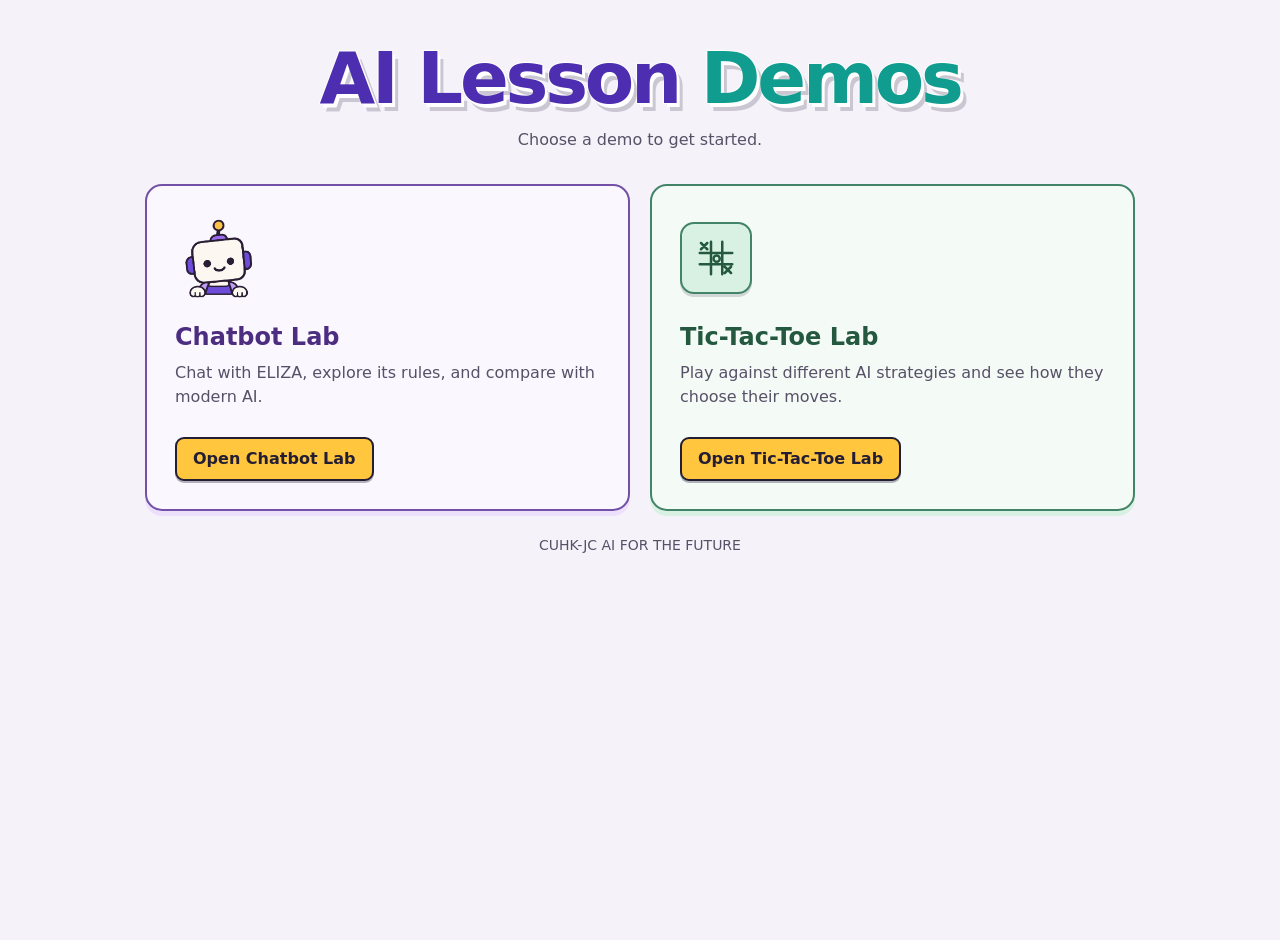
<file: index.html>
<!doctype html>
<html lang="en">
<head>
  <meta charset="utf-8">
  <meta name="viewport" content="width=device-width, initial-scale=1">
  <meta name="description" content="Explore chatbots and play Tic-Tac-Toe in two classroom AI labs.">
  <title>AI Lesson Demos</title>
  <style>
    :root {
      color-scheme: light;
      color: #241e34;
      background: #f5f2fa;
      font: 100%/1.5 system-ui, -apple-system, BlinkMacSystemFont, sans-serif;
      --ink: #241e34;
      --accent: #4d2eb0;
      --muted: #575167;
      --gold: #ffc63e;
    }
    * { box-sizing: border-box; }
    body { margin: 0; min-height: 100dvh; }
    main { width: min(100% - 28px, 990px); margin: 40px auto; }
    header { margin-bottom: 32px; text-align: center; }
    h1 {
      margin: 0 0 10px;
      color: var(--accent);
      font: 900 clamp(2.65rem, 7.5vw, 4.5rem)/1.08 system-ui, -apple-system, BlinkMacSystemFont, sans-serif;
      letter-spacing: -.045em;
      -webkit-text-stroke: 2px #fff;
      paint-order: stroke fill;
      text-shadow: 3px 4px 0 #fff, 6px 8px 0 #241e3433;
    }
    .title-accent { color: #109d8f; }
    header p { margin: 0; color: var(--muted); font-size: 1rem; }
    .demos { display: grid; grid-template-columns: repeat(2, minmax(0, 1fr)); gap: 20px; }
    .demo {
      --card-background: #faf7ff;
      --card-tint: #ede0fd;
      --card-edge: #7251a6;
      --card-ink: #4c2d80;
      display: flex;
      flex-direction: column;
      align-items: flex-start;
      min-width: 0;
      padding: 28px;
      border: 2px solid var(--card-edge);
      border-radius: 17px;
      background: var(--card-background);
      box-shadow: 0 5px 0 var(--card-tint);
      color: var(--ink);
      text-decoration: none;
      transition: background-color 160ms, box-shadow 160ms;
    }
    .demo:hover { background: #f1ebfd; box-shadow: 0 5px 0 var(--card-edge); }
    .demo:focus-visible { outline: 3px solid #168578; outline-offset: 5px; }
    .game {
      --card-background: #f4fbf7;
      --card-tint: #d9f1e3;
      --card-edge: #428467;
      --card-ink: #245940;
    }
    .game:hover { background: #e8f6ee; }
    .icon {
      display: grid;
      place-items: center;
      width: 88px;
      height: 88px;
      margin-bottom: 20px;
    }
    .icon img { display: block; width: 88px; height: auto; }
    .game .icon {
      width: 72px;
      height: 72px;
      margin: 8px 0 28px;
      border: 2px solid var(--card-edge);
      border-radius: 14px;
      background: #d9f1e3;
      box-shadow: 0 3px 0 #241e342b;
      color: var(--card-ink);
    }
    .icon svg { width: 40px; height: 40px; }
    h2 { margin: 0 0 8px; color: var(--card-ink); font-size: 1.5rem; font-weight: 800; line-height: 1.3; }
    .demo p { margin: 0 0 28px; color: var(--muted); font-size: 1rem; }
    .open {
      margin-top: auto;
      padding: 8px 16px;
      border: 2px solid var(--ink);
      border-radius: 9px;
      background: var(--gold);
      box-shadow: 0 2px 0 #241e3455;
      color: var(--ink);
      font-size: 1rem;
      font-weight: 800;
    }
    .demo:hover .open { background: #ffd56a; }
    footer { margin-top: 24px; color: var(--muted); font-size: .875rem; text-align: center; }
    @media (max-width: 600px) {
      main { margin: 28px auto; }
      header { margin-bottom: 28px; }
      .demos { grid-template-columns: 1fr; gap: 20px; }
      .demo { padding: 24px; }
    }
    @media (prefers-reduced-motion: reduce) { .demo { transition: none; } }
  </style>
</head>
<body>
  <main>
    <header>
      <h1>AI Lesson <span class="title-accent">Demos</span></h1>
      <p>Choose a demo to get started.</p>
    </header>
    <nav class="demos" aria-label="Classroom demos">
      <a class="demo" href="./eliza/index.html">
        <span class="icon" aria-hidden="true">
          <img src="./eliza/chatbot-assets/chat-robot.png" alt="" width="112" height="106">
        </span>
        <h2>Chatbot Lab</h2>
        <p>Chat with ELIZA, explore its rules, and compare with modern AI.</p>
        <span class="open">Open Chatbot Lab</span>
      </a>
      <a class="demo game" href="./tic-tac-toe/index.html">
        <span class="icon" aria-hidden="true">
          <svg viewBox="0 0 32 32" fill="none" stroke="currentColor" stroke-width="2" stroke-linecap="round">
            <path d="M12 3v26M21 3v26M3 12h26M3 21h26M4 4l5 5M9 4 4 9M23 23l5 5M28 23l-5 5"/>
            <circle cx="16.5" cy="16.5" r="2.5"/>
          </svg>
        </span>
        <h2>Tic-Tac-Toe Lab</h2>
        <p>Play against different AI strategies and see how they choose their moves.</p>
        <span class="open">Open Tic-Tac-Toe Lab</span>
      </a>
    </nav>
    <footer>CUHK-JC AI FOR THE FUTURE</footer>
  </main>
</body>
</html>
</file>
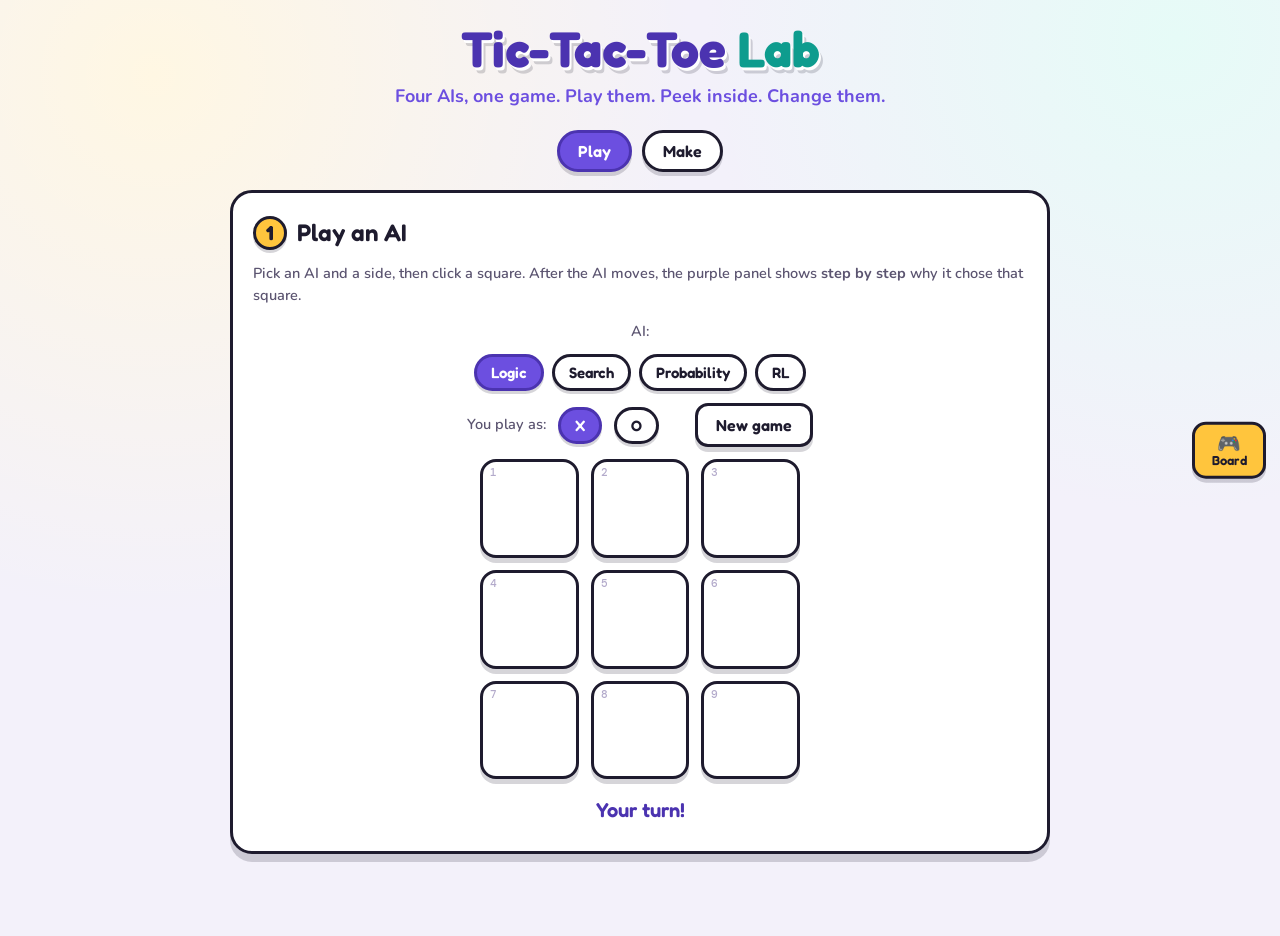
<file: tic-tac-toe/index.html>
<!DOCTYPE html>
<html lang="en">
<head>
<meta charset="UTF-8" />
<meta name="viewport" content="width=device-width, initial-scale=1.0" />
<title>Tic-Tac-Toe Lab</title>
<link rel="preconnect" href="https://fonts.googleapis.com">
<link rel="preconnect" href="https://fonts.gstatic.com" crossorigin>
<link href="https://fonts.googleapis.com/css2?family=Fredoka:wght@500;600;700&family=Nunito:wght@400;600;700;800&family=DM+Mono:wght@400;500&display=swap" rel="stylesheet">
<style>
  :root{
    --grape:#6C4FE0;
    --grape-deep:#4B33B0;
    --grape-pale:#EDE8FB;
    --sun:#FFC53D;
    --sun-deep:#E8A91E;
    --teal:#15C3B2;
    --teal-deep:#0E9C8E;
    --ink:#1E1B2E;
    --paper:#FFFCF5;
    --bg:#F3F1FA;
    --line:#D8D2EC;
    --shadow:rgba(30,27,46,.18);
    --bad:#B23B3B;
  }

  *{box-sizing:border-box;}
  html{-webkit-text-size-adjust:100%;}
  body{
    margin:0;
    font-family:"Nunito",system-ui,sans-serif;
    color:var(--ink);
    background:
      radial-gradient(circle at 12% 8%, #fff7e3 0, transparent 38%),
      radial-gradient(circle at 92% 4%, #e6fbf7 0, transparent 32%),
      var(--bg);
    line-height:1.5;
    padding:24px 16px 64px;
  }
  .wrap{max-width:820px;margin:0 auto;}

  /* ---------- Header ---------- */
  header{text-align:center;margin-bottom:20px;}
  .title{
    font-family:"Fredoka",sans-serif;font-weight:700;
    font-size:clamp(30px,7vw,50px);line-height:.98;
    color:var(--grape-deep);margin:0;letter-spacing:-.5px;
    text-shadow:2px 3px 0 #fff, 4px 6px 0 var(--shadow);
  }
  .title .lab{color:var(--teal-deep);}
  .tagline{
    font-size:clamp(15px,2.6vw,18px);font-weight:700;
    margin:10px 0 0;color:var(--grape);
  }

  /* ---------- Tabs ---------- */
  .tabs{display:flex;flex-wrap:wrap;gap:10px;justify-content:center;margin-bottom:18px;}
  .tab{
    font-family:"Fredoka",sans-serif;font-weight:600;font-size:16px;cursor:pointer;
    color:var(--ink);background:#fff;border:3px solid var(--ink);
    border-radius:999px;padding:8px 18px;
    box-shadow:0 4px 0 var(--shadow);transition:transform .06s,box-shadow .06s;
  }
  .tab:hover{filter:brightness(1.03);}
  .tab:active{transform:translateY(3px);box-shadow:0 1px 0 var(--shadow);}
  .tab.active{background:var(--grape);color:#fff;border-color:var(--grape-deep);}
  .tab:focus-visible{outline:3px solid var(--sun);outline-offset:2px;}

  /* ---------- Stage cards ---------- */
  .stage{
    position:relative;
    background:#fff;
    border:3px solid var(--ink);
    border-radius:22px;
    padding:22px 20px 24px;
    margin:18px 0;
    box-shadow:0 8px 0 var(--shadow);
  }
  .stage--machine{background:var(--grape);border-color:var(--grape-deep);}
  .stage--machine .stage-head,.stage--machine .help{color:#fff;}
  .screw{
    position:absolute;width:11px;height:11px;border-radius:50%;
    background:#fff;border:2px solid var(--grape-deep);
  }
  .screw::after{content:"";position:absolute;inset:2px 1px;border-top:2px solid var(--grape-deep);transform:rotate(35deg);}
  .screw.tl{top:10px;left:10px;} .screw.tr{top:10px;right:10px;}
  .screw.bl{bottom:10px;left:10px;} .screw.br{bottom:10px;right:10px;}

  .stage-num{
    display:inline-flex;align-items:center;justify-content:center;
    width:34px;height:34px;border-radius:50%;
    background:var(--sun);color:var(--ink);
    font-family:"Fredoka",sans-serif;font-weight:700;font-size:20px;
    border:3px solid var(--ink);margin-right:10px;flex:0 0 auto;
    box-shadow:0 3px 0 var(--shadow);
  }
  .stage-head{
    display:flex;align-items:center;
    font-family:"Fredoka",sans-serif;font-weight:600;
    font-size:clamp(19px,3.4vw,24px);margin:0 0 12px;
  }
  .help{font-size:14.5px;color:#5b5470;margin:0 0 14px;font-weight:600;}
  .hidden{display:none !important;}

  /* ---------- Buttons ---------- */
  .btn{
    font-family:"Fredoka",sans-serif;font-weight:600;
    font-size:16px;cursor:pointer;color:var(--ink);
    background:var(--sun);border:3px solid var(--ink);
    border-radius:13px;padding:9px 18px;
    box-shadow:0 5px 0 var(--shadow);transition:transform .06s,box-shadow .06s;
  }
  .btn:hover{filter:brightness(1.04);}
  .btn:active{transform:translateY(4px);box-shadow:0 1px 0 var(--shadow);}
  .btn:focus-visible{outline:3px solid var(--teal);outline-offset:3px;}
  .btn--teal{background:var(--teal);color:#fff;}
  .btn--grape{background:var(--grape);color:#fff;}
  .btn--ghost{background:#fff;}
  .btn:disabled{opacity:.45;cursor:not-allowed;box-shadow:0 5px 0 var(--shadow);transform:none;filter:none;}
  .btn-row{display:flex;flex-wrap:wrap;gap:12px;align-items:center;justify-content:center;}

  /* ---------- Picker pills ---------- */
  .picks{display:flex;flex-wrap:wrap;gap:8px;justify-content:center;}
  .pick{
    font-family:"Fredoka",sans-serif;font-weight:600;font-size:15px;cursor:pointer;
    color:var(--ink);background:#fff;border:3px solid var(--ink);
    border-radius:999px;padding:6px 14px;
    box-shadow:0 3px 0 var(--shadow);
  }
  .pick:focus-visible{outline:3px solid var(--sun);outline-offset:2px;}
  .pick.active{background:var(--grape);color:#fff;border-color:var(--grape-deep);}

  /* ---------- The board ---------- */
  .board{
    display:grid;grid-template-columns:repeat(3,1fr);gap:12px;
    max-width:320px;margin:0 auto;
  }
  .cell{
    position:relative;aspect-ratio:1;
    display:flex;align-items:center;justify-content:center;
    background:#fff;border:3px solid var(--ink);border-radius:16px;
    font-family:"DM Mono",monospace;font-weight:500;font-size:clamp(30px,8vw,40px);
    color:var(--ink);cursor:pointer;
    box-shadow:0 5px 0 var(--shadow);transition:transform .07s;
  }
  .cell .mark{color:inherit;line-height:1;}
  .cell.last{border-color:var(--sun-deep);box-shadow:0 0 0 3px var(--sun), 0 5px 0 var(--shadow);}
  .cell:hover:not(:disabled){transform:translateY(-2px);}
  .cell:active:not(:disabled){transform:translateY(2px);box-shadow:0 2px 0 var(--shadow);}
  .cell:focus-visible{outline:3px solid var(--sun);outline-offset:2px;}
  .cell:disabled{cursor:default;}
  .cell.x{color:var(--grape-deep);}
  .cell.o{color:var(--sun-deep);}
  .cell.win{background:var(--teal);color:#fff;border-color:var(--teal-deep);}
  .cell .idx{
    position:absolute;top:4px;left:7px;
    font-family:"DM Mono",monospace;font-size:10.5px;color:#b3aacb;
  }
  .cell:not(:empty-here) .idx{}
  .status{
    text-align:center;font-family:"Fredoka",sans-serif;font-weight:600;
    font-size:20px;margin:16px 0 2px;color:var(--grape-deep);
  }

  /* ---------- Brain panel (why did it move there?) ---------- */
  .brain-lbl{
    display:inline-block;font-weight:800;font-size:13px;letter-spacing:.04em;
    text-transform:uppercase;color:#fff;background:rgba(255,255,255,.18);
    border:2px solid rgba(255,255,255,.5);border-radius:999px;padding:4px 12px;margin-bottom:10px;
  }
  .cand{
    font-family:"DM Mono",monospace;font-size:15px;
    background:#fff;border:2px solid var(--line);border-radius:9px;
    padding:9px 10px;display:flex;align-items:center;gap:6px;flex-wrap:nowrap;
  }
  .cand .sq{
    font-family:"Fredoka",sans-serif;font-weight:700;font-size:19px;
    background:var(--grape-pale);color:var(--grape-deep);
    border-radius:8px;padding:1px 8px;
    min-width:32px;text-align:center;box-sizing:border-box;
    display:inline-flex;align-items:center;justify-content:center;
  }
  .cand .val{font-weight:600;font-size:14px;color:#5b5470;}
  .cand .sub{font-size:14px;font-weight:700;}
  .cand .val.win{color:var(--teal-deep);}
  .cand .val.lose{color:var(--bad);}
  .cand.top{border-color:var(--sun-deep);}
  .cand.picked{background:var(--teal);color:var(--ink);border-color:var(--teal-deep);}
  .cand.picked .sq{background:rgba(255,255,255,.28);color:#fff;}
  .cand.picked .val,.cand.picked .sub{color:var(--ink);opacity:.85;}
  .cand .sub{font-size:12px;color:#8d85a8;font-family:"Nunito",sans-serif;font-weight:700;}
  .cand-grid{display:flex;flex-direction:column;gap:8px;}

  /* tiny bar chart inside a candidate */
  .bars{display:flex;gap:3px;align-items:flex-end;height:26px;flex:1 1 120px;min-width:110px;}
  .bars .b{border-radius:3px 3px 0 0;width:22px;background:var(--grape-pale);}
  .bars .b.w{background:var(--grape);}
  .bars .b.d{background:var(--sun);}
  .bars .b.l{background:#e8b7b7;}

  .brain-foot{font-size:13px;font-weight:700;color:#fff;margin-top:12px;opacity:.95;}
  /* decision log / explainer */
  details.log{margin:14px auto 0;max-width:100%;}
  details.log summary{
    cursor:pointer;font-weight:800;font-size:14px;color:var(--grape-deep);
    list-style:none;display:flex;align-items:center;gap:7px;
  }
  details.log summary::-webkit-details-marker{display:none;}
  details.log summary::before{content:"▸";transition:transform .15s;}
  details.log[open] summary::before{transform:rotate(90deg);}
  .log-body{
    font-family:"Nunito",sans-serif;font-size:14px;font-weight:600;line-height:1.7;
    background:var(--paper);border:2px solid var(--line);border-radius:10px;
    padding:10px 12px;margin-top:9px;
  }

  /* ---------- Compare ---------- */
  .setup-row{display:flex;flex-wrap:wrap;gap:16px;align-items:center;justify-content:center;margin-bottom:16px;}
  .mini{
    display:grid;grid-template-columns:repeat(3,1fr);gap:4px;width:96px;
  }
  .mini .m{
    width:28px;height:28px;border:2px solid var(--ink);border-radius:6px;
    background:#fff;font-family:"DM Mono",monospace;font-size:14px;font-weight:500;
    color:var(--ink);cursor:pointer;padding:0;line-height:1;
  }
  .mini .m.x{color:var(--grape-deep);}
  .mini .m.o{color:var(--sun-deep);}
  .mini .m.win{background:var(--teal);color:#fff;border-color:var(--teal-deep);}
  .cmp-grid{display:grid;grid-template-columns:repeat(auto-fit,minmax(320px,1fr));gap:16px;}
  .cmp-card{
    background:var(--paper);border:2.5px solid var(--ink);border-radius:16px;
    padding:14px 16px;box-shadow:0 5px 0 var(--shadow);
  }
  .cmp-head{display:flex;align-items:center;gap:9px;margin-bottom:8px;flex-wrap:wrap;}
  .cmp-name{font-family:"Fredoka",sans-serif;font-weight:700;font-size:19px;color:var(--grape-deep);}
  .cmp-move{
    font-family:"Fredoka",sans-serif;font-weight:600;font-size:14px;
    background:var(--sun);border:2px solid var(--ink);border-radius:999px;
    padding:3px 11px;margin-left:auto;
  }
  .cmp-sub{font-size:13px;font-weight:700;color:#5b5470;margin-bottom:9px;}

  /* ---------- Tables (scorecard & tournament) ---------- */
  .table-scroll{overflow-x:auto;}
  table.res{width:100%;border-collapse:separate;border-spacing:0;background:var(--paper);border:2.5px solid var(--ink);border-radius:14px;overflow:hidden;}
  table.res th{
    font-family:"Fredoka",sans-serif;font-weight:600;font-size:14.5px;
    background:var(--grape);color:#fff;padding:9px 10px;text-align:center;
  }
  table.res td{
    font-family:"DM Mono",monospace;font-size:14px;text-align:center;
    padding:8px 10px;border-top:2px solid var(--line);
  }
  table.res td.rowh{
    font-family:"Nunito",sans-serif;font-weight:800;text-align:left;color:var(--grape-deep);
    border-right:2px solid var(--line);
  }
  .chip{display:inline-block;border-radius:7px;padding:0 7px;font-weight:500;color:#fff;}
  .chip.w{background:var(--teal-deep);}
  .chip.d{background:var(--sun-deep);color:var(--ink);}
  .chip.l{background:var(--bad);}
  .champ{
    margin-top:12px;text-align:center;font-family:"Fredoka",sans-serif;font-weight:700;
    font-size:19px;color:var(--grape-deep);
  }
  .slider-row{display:flex;align-items:center;gap:12px;justify-content:center;flex-wrap:wrap;margin-bottom:14px;font-weight:800;font-size:14.5px;}
  input[type=range]{accent-color:var(--grape);width:180px;}

  /* ---------- Make: config editor ---------- */
  .cfg-block{background:var(--paper);border:2.5px solid var(--ink);border-radius:14px;padding:14px 16px;margin-bottom:14px;box-shadow:0 4px 0 var(--shadow);}
  .cfg-block h3{margin:0 0 10px;font-family:"Fredoka",sans-serif;font-weight:600;font-size:17px;color:var(--grape-deep);}
  .cfg-row{display:flex;flex-wrap:wrap;gap:10px;align-items:center;margin-bottom:10px;}
  .cfg-row label{font-weight:800;font-size:14px;min-width:130px;flex:0 0 auto;}
  .cfg-row .picks{justify-content:flex-start;}
  .cfg-num{
    width:90px;font-family:"DM Mono",monospace;font-size:15px;font-weight:500;
    border:2.5px solid var(--line);border-radius:9px;padding:6px 9px;background:#fff;color:var(--ink);
  }
  .cfg-num:focus-visible{outline:3px solid var(--sun);outline-offset:1px;}
  .cfg-rule{display:flex;gap:6px;align-items:center;margin-bottom:8px;flex-wrap:nowrap;overflow-x:auto;padding-bottom:2px;}
  .cfg-rule .cfg-num{width:80px;}
  select.cfg-select{
    font-family:"Nunito",sans-serif;font-size:14px;font-weight:700;
    border:2.5px solid var(--ink);border-radius:9px;padding:6px 9px;background:#fff;color:var(--ink);
  }
  .cfg-rule select.cfg-select{max-width:148px;font-size:13px;padding:5px 6px;flex:0 1 auto;}
  .mini-btn{
    font-family:"Fredoka",sans-serif;font-weight:600;font-size:13px;cursor:pointer;
    border:2.5px solid var(--ink);border-radius:8px;background:#fff;color:var(--ink);
    padding:3px 9px;box-shadow:0 2px 0 var(--shadow);
  }
  .mini-btn:hover{filter:brightness(1.05);}
  .mini-btn:active{transform:translateY(2px);box-shadow:none;}
  .mini-btn:disabled{opacity:.35;cursor:default;transform:none;box-shadow:0 2px 0 var(--shadow);}
  .progress-row{display:flex;align-items:center;gap:10px;margin-top:10px;font-weight:800;font-size:13.5px;color:var(--grape-deep);}
  .progress{
    flex:1;height:14px;background:var(--grape-pale);border:2px solid var(--ink);border-radius:999px;overflow:hidden;
  }
  .progress .fill{height:100%;background:var(--teal);width:0%;}
  .range-wrap{display:flex;align-items:center;gap:10px;flex:1 1 220px;}
  .range-wrap output{font-family:"DM Mono",monospace;font-size:14px;font-weight:500;min-width:34px;}

  /* ---------- Step-by-step thinking ---------- */
  .step{background:rgba(255,255,255,.09);border:2px solid rgba(255,255,255,.28);border-radius:12px;padding:10px 12px;margin-bottom:10px;}
  .step-head{display:flex;align-items:center;gap:9px;font-weight:800;font-size:17px;color:#fff;margin-bottom:8px;}
  .step-num{display:inline-flex;align-items:center;justify-content:center;min-width:26px;height:26px;border-radius:50%;background:var(--sun);color:var(--ink);font-weight:700;font-size:15px;border:2px solid var(--ink);flex:0 0 auto;}
  .step .explain{font-size:16px;font-weight:600;color:rgba(255,255,255,.95);line-height:1.55;}
  .fact-chips{display:flex;flex-wrap:wrap;gap:7px;}
  .fact{background:#fff;border:2px solid var(--line);border-radius:8px;padding:3px 12px;font-size:15.5px;font-weight:700;color:var(--ink);}
  .decision{background:var(--sun);border:2px solid var(--ink);border-radius:12px;padding:11px 15px;font-weight:800;font-size:18px;color:var(--ink);box-shadow:0 4px 0 var(--shadow);margin-top:4px;}
  .output-box{background:#fff;border:2px solid var(--ink);border-radius:10px;padding:10px 16px;font-weight:800;font-size:18px;color:var(--ink);box-shadow:0 4px 0 var(--shadow);display:inline-block;}
  .res{font-size:18px;font-weight:800;color:var(--ink);}
  .res.good{color:var(--teal-deep);} .res.mid{color:var(--sun-deep);} .res.bad{color:var(--bad);}
  .cand.picked .res.good, .cand.picked .res.mid, .cand.picked .res.bad{color:var(--ink);}
  .poss{display:inline-block;background:var(--grape-pale);border:2px solid var(--ink);border-radius:999px;padding:3px 12px;font-size:15.5px;font-weight:700;color:var(--ink);width:280px;box-sizing:border-box;text-align:left;white-space:nowrap;}
  .subhead{font-weight:800;font-size:15.5px;color:#fff;margin:10px 0 6px;}
  .subhead:first-child{margin-top:0;}
  .res-tag{display:inline-block;border:2px solid;border-radius:6px;padding:0 8px;font-weight:800;font-size:14px;background:rgba(255,255,255,.12);}
  .res-tag.win{color:#7EF0E4;border-color:#7EF0E4;}
  .res-tag.draw{color:var(--sun);border-color:var(--sun);}
  .res-tag.loss{color:#F4C4C4;border-color:#F4C4C4;}
  .more-moves{color:rgba(255,255,255,.7);font-weight:700;font-size:14.5px;margin-top:8px;}
  .more-records{display:flex;align-items:center;color:rgba(255,255,255,.7);font-weight:700;font-size:14.5px;padding:0 12px;white-space:nowrap;}
  .train-cell{background:rgba(0,0,0,.18);border:2px dashed rgba(255,255,255,.45);border-radius:12px;padding:12px 14px;margin-top:12px;}
  .train-head{font-weight:800;font-size:15.5px;color:var(--sun);margin-bottom:8px;}
  .demo-row{display:flex;flex-wrap:wrap;align-items:center;gap:7px;margin:6px 0;}
  .chip-v{background:#fff;border:2px solid var(--ink);border-radius:8px;padding:0 8px;font-size:13px;font-weight:800;color:var(--ink);line-height:1.7;white-space:nowrap;}
  .vtable{display:inline-block;background:rgba(255,255,255,.1);border:2px solid rgba(255,255,255,.35);border-radius:10px;padding:6px 10px;}
  .vrow{display:grid;grid-template-columns:74px 110px 95px;gap:12px;font-size:13.5px;font-weight:700;color:#fff;align-items:center;margin-bottom:7px;}
  .vrow:last-child{margin-bottom:0;}
  .vrow .mini-board{box-shadow:0 0 0 2px rgba(255,255,255,.35);border-radius:5px;}
  .vrow.vhead{color:var(--sun);font-weight:800;margin-bottom:3px;}
  .vrow.vdots{color:rgba(255,255,255,.6);}
  .demo-arrow{color:rgba(255,255,255,.7);font-weight:800;font-size:17px;}
  .demo-row .mini-board{box-shadow:0 0 0 2px rgba(255,255,255,.25);border-radius:5px;}
  .arrow{font-weight:800;font-size:18px;color:var(--ink);}
  .out{display:inline-block;border:2px solid var(--ink);border-radius:999px;padding:3px 12px;font-size:15.5px;font-weight:800;}
  .out.win{background:var(--teal);color:#fff;}
  .out.draw{background:var(--sun);color:var(--ink);}
  .out.lose{background:#f2c9c9;color:var(--bad);}
  .cand.picked .out{background:rgba(255,255,255,.55);border-color:var(--ink);color:var(--ink);}
  .cand.picked .poss{background:#fff;border-color:var(--ink);color:var(--ink);}
  .cand.picked .arrow{color:var(--ink);}
  .res .w{color:var(--grape-deep);} .res .d{color:var(--sun-deep);} .res .l{color:var(--bad);}
  .res.win{color:var(--teal-deep);} .res.draw{color:var(--sun-deep);} .res.lose{color:var(--bad);}
  .cand.picked .res, .cand.picked .res .w, .cand.picked .res .d, .cand.picked .res .l{color:var(--ink);}

  .step-tick{display:inline-block;background:var(--teal);color:#fff;border:2px solid var(--ink);border-radius:999px;padding:1px 8px;font-size:13px;font-weight:800;margin-left:6px;white-space:nowrap;}
  .kw{display:inline-block;background:var(--grape);color:#fff;border:2px solid var(--ink);border-radius:6px;padding:0 6px;font-size:14px;font-weight:800;line-height:1.6;white-space:nowrap;}
  .kw.then{background:var(--teal);}
  .chip-c{display:inline-block;background:#fff;border:2px solid var(--line);border-radius:8px;padding:0 8px;font-size:14px;font-weight:800;color:var(--ink);line-height:1.7;white-space:nowrap;}
  .cond-slot{display:inline-block;width:262px;text-align:left;vertical-align:middle;}
  .chip-c.none{background:transparent;border-style:dashed;color:rgba(255,255,255,.55);}
  .cand.picked .chip-c.none{color:var(--ink);opacity:.6;}
  .chip-m{display:inline-block;background:var(--sun);border:2px solid var(--ink);border-radius:8px;padding:0 8px;font-size:14px;font-weight:800;color:var(--ink);line-height:1.7;white-space:nowrap;}
  .chip-m-sub{font-size:13px;font-weight:800;opacity:.8;}
  .cand.picked .chip-m-sub{color:var(--ink);opacity:.9;}
  .cand-grid{overflow-x:auto;padding-bottom:4px;}
  .cand.picked .kw{border-color:var(--ink);}
  .cand.picked .chip-c{background:#fff;border-color:var(--ink);color:var(--ink);}
  .explain.dec{background:rgba(255,255,255,.14);border-radius:8px;padding:5px 9px;}
  .rule-order{font-family:"DM Mono",monospace;font-weight:500;font-size:14px;color:var(--grape-deep);min-width:20px;text-align:right;}
  .rule-w{font-weight:800;font-size:12.5px;color:var(--grape-deep);white-space:nowrap;}
  .cfg-rule .mini-btn{padding:2px 7px;font-size:12px;flex:0 0 auto;}
  .cfg-rule .rule-order{min-width:16px;font-size:13px;flex:0 0 auto;}

  .rule-name{font-weight:800;font-size:15px;color:var(--ink);margin-right:auto;white-space:nowrap;}
  .cand.picked .rule-name{color:var(--ink);}
  .res.no{color:#b3aacb;} .res.go{color:var(--grape-deep);}
  .cand.picked .res.go, .cand.picked .res.no{color:rgba(255,255,255,.85);}
  .cand.picked .step-tick{background:var(--sun);color:var(--ink);}

  .reply-grid{display:flex;flex-wrap:wrap;gap:10px;}
  .reply-card{background:rgba(255,255,255,.09);border:2px solid rgba(255,255,255,.25);border-radius:10px;padding:8px 9px 6px;display:flex;flex-direction:column;align-items:center;gap:5px;}
  .reply-card.worst{border-color:var(--sun-deep);background:rgba(232,169,30,.16);}
  .mini-board{display:grid;grid-template-columns:repeat(3,23px);grid-template-rows:repeat(3,23px);gap:3px;}
  .mini-cell{width:23px;height:23px;border:2px solid var(--ink);border-radius:5px;background:#fff;display:flex;align-items:center;justify-content:center;font-family:"DM Mono",monospace;font-weight:500;font-size:13px;color:var(--ink);}
  .mini-cell.x{color:var(--grape-deep);}
  .mini-cell.o{color:var(--sun-deep);}
  .mini-cell.mine{box-shadow:0 0 0 2.5px var(--sun);border-color:var(--sun-deep);}
  .mini-cell.reply{border:2px solid var(--bad);}
  .mini-cell.gs{color:var(--teal-deep);font-weight:700;}
  .route-dots{color:rgba(255,255,255,.65);font-size:15px;line-height:0.7;letter-spacing:1px;margin-top:2px;}
  .route-result{font-size:13px;font-weight:800;}
  .route-result.win{color:#7EF0E4;}
  .route-result.draw{color:var(--sun);}
  .route-result.loss{color:#F4C4C4;}
  .reply-label{font-size:13.5px;font-weight:700;color:#fff;display:flex;align-items:center;gap:6px;flex-wrap:wrap;justify-content:center;}

  /* search traces: one board after another, played to the very end */
  .trace-row{display:flex;flex-wrap:wrap;align-items:center;gap:7px;margin:7px 0 4px;}
  .trace-row .mini-board{box-shadow:0 0 0 2px rgba(255,255,255,.28);border-radius:5px;background:rgba(0,0,0,.16);padding:4px;}
  .trace-arrow{color:rgba(255,255,255,.75);font-weight:800;font-size:16px;line-height:1;}
  .alt-chip{
    background:rgba(255,255,255,.13);border:2px dashed rgba(255,255,255,.5);
    border-radius:999px;padding:2px 9px;font-size:12.5px;font-weight:800;
    color:rgba(255,255,255,.9);white-space:nowrap;
  }
  .mini-cell.win{background:var(--teal);color:#fff;border-color:var(--teal-deep);}

  /* the search tree: one expanded line per branch, ⋮ nodes for the rest */
  .stree{margin:9px 0 3px 2px;}
  .stree .tnode-row{display:flex;align-items:center;gap:8px;flex-wrap:wrap;min-height:36px;}
  .stree .mini-board{box-shadow:0 0 0 2px rgba(255,255,255,.28);border-radius:5px;background:rgba(0,0,0,.16);padding:4px;}
  .t-root-lbl{
    display:block;
    font-family:"Fredoka",sans-serif;font-weight:700;font-size:13px;color:var(--sun);
    text-transform:uppercase;letter-spacing:.05em;margin-bottom:4px;
  }
  .stree .troot{position:relative;}
  /* the elbow that connects the root row down to the trunk */
  .stree .troot-row{position:relative;}
  .stree .troot-row::after{
    content:"";position:absolute;left:0;top:100%;height:8px;width:28px;
    border-left:2px dashed rgba(255,255,255,.45);
    border-bottom:2px dashed rgba(255,255,255,.45);
    border-bottom-left-radius:7px;
  }
  .stree .tchild{position:relative;margin-left:28px;padding-left:16px;}
  .stree .tchild::before{
    content:"";position:absolute;left:0;top:0;bottom:0;
    border-left:2px dashed rgba(255,255,255,.45);
  }
  .stree .tchild::after{
    content:"";position:absolute;left:0;top:17px;width:14px;
    border-top:2px dashed rgba(255,255,255,.45);
  }
  .stree .tchild:last-child::before{bottom:auto;height:17px;}
  @media (max-width:520px){
    .stree .tchild{margin-left:16px;padding-left:10px;}
    .stree .troot-row::after{width:16px;}
  }

  @media (max-width:520px){
    body{padding:18px 10px 54px;}
    .stage{padding:20px 15px;}
    .btn{font-size:15px;padding:8px 14px;}
    .board{gap:8px;}
  }

  /* ---------- Floating quick-jump buttons ---------- */
  .float-nav{
    position:fixed;right:14px;top:50%;transform:translateY(-50%);
    display:flex;flex-direction:column;gap:10px;z-index:60;
  }
  .fbtn{
    font-family:"Fredoka",sans-serif;font-weight:600;font-size:13px;cursor:pointer;
    color:#fff;background:var(--grape);border:3px solid var(--ink);
    border-radius:14px;padding:8px 7px;width:74px;
    display:flex;flex-direction:column;align-items:center;gap:2px;line-height:1.05;
    box-shadow:0 4px 0 var(--shadow);transition:transform .06s,box-shadow .06s;
  }
  .fbtn .ficon{font-size:19px;line-height:1;}
  .fbtn:hover{filter:brightness(1.05);}
  .fbtn:active{transform:translateY(3px);box-shadow:0 1px 0 var(--shadow);}
  .fbtn:focus-visible{outline:3px solid var(--sun);outline-offset:2px;}
  .fbtn.fbtn-sun{background:var(--sun);color:var(--ink);}
  .fbtn.fbtn-teal{background:var(--teal);color:#fff;}
  @keyframes jumpFlash{0%,100%{outline:4px solid transparent;} 25%{outline:4px solid var(--sun);}}
  .jump-flash{animation:jumpFlash .9s ease-out 2;border-radius:22px;}
  @media (max-width:900px){
    .float-nav{right:8px;}
    .fbtn{width:64px;font-size:12px;padding:7px 4px;}
  }
  @media (max-width:520px){
    .float-nav{right:6px;gap:8px;}
    .fbtn{width:56px;font-size:11px;padding:6px 3px;border-width:2.5px;border-radius:12px;}
  }
  @media (prefers-reduced-motion:reduce){
    .btn,.tab,.cell,.fbtn{transition:none;}
    .jump-flash{animation:none;}
  }
</style>
</head>
<body>
<div class="wrap">

  <header>
    <h1 class="title">Tic-Tac-Toe <span class="lab">Lab</span></h1>
    <p class="tagline">Four AIs, one game. Play them. Peek inside. Change them.</p>
  </header>

  <nav class="tabs" id="tabs" aria-label="sections">
    <button class="tab active" data-sec="play">Play</button>
    <button class="tab" data-sec="make">Make</button>
  </nav>

  <!-- ================= PLAY ================= -->
  <section class="stage" id="sec-play" aria-labelledby="p1">
    <h2 class="stage-head" id="p1"><span class="stage-num">1</span>Play an AI</h2>
    <p class="help">Pick an AI and a side, then click a square. After the AI moves, the purple panel shows <b>step by step</b> why it chose that square.</p>

    <div class="picks" style="margin-bottom:12px;">
      <span class="pick-label help" style="margin:0;align-self:center;">AI:</span>
    </div>
    <div class="picks" id="brainPicker"></div>

    <div class="btn-row" style="margin:12px 0;">
      <span class="help" style="margin:0;">You play as:</span>
      <button class="pick side active" data-side="X" id="sideX">X</button>
      <button class="pick side" data-side="O" id="sideO">O</button>
      <span style="width:12px;"></span>
      <button class="btn btn--ghost" id="newGameBtn">New game</button>
    </div>

    <div class="board" id="board"></div>
    <div class="status" id="status">Your turn!</div>
  </section>

  <section class="stage stage--machine hidden" id="trainPanel" aria-labelledby="tp">
    <h2 class="stage-head" id="tp"><span class="stage-num" style="background:var(--sun);">⚙️</span>Before this game — how RL learned</h2>
    <div id="trainBody"></div>
  </section>

  <section class="stage stage--machine hidden" id="brainPanel" aria-labelledby="bp">
    <span class="screw tl"></span><span class="screw tr"></span><span class="screw bl"></span><span class="screw br"></span>
    <span class="brain-lbl" id="brainLbl">…</span>
    <div id="brainBody"></div>
    <details class="log" id="brainHow">
      <summary>How does this AI work?</summary>
      <div class="log-body" id="brainHowBody"></div>
    </details>
  </section>

  <!-- ================= MAKE ================= -->
  <section class="stage hidden" id="sec-make" aria-labelledby="p2">
    <h2 class="stage-head" id="p2"><span class="stage-num">2</span>Make an AI</h2>
    <p class="help">Change what this AI knows, then press <b>Apply</b> — the Play tab will use your version (marked ✏️). <b>Reset to default</b> brings the original back.</p>
    <div class="picks" style="margin-bottom:14px;" id="makePicker"></div>
    <div id="makeBody"></div>
    <div class="btn-row" style="margin-top:14px;">
      <button class="btn btn--teal" id="applyMakeBtn">Apply</button>
      <button class="btn btn--ghost" id="resetMakeBtn">Reset to default</button>
    </div>
  </section>

  <nav class="float-nav hidden" id="floatNav" aria-label="jump to">
    <button class="fbtn fbtn-sun" id="jumpBoard" type="button"><span class="ficon">🎮</span>Board</button>
    <button class="fbtn hidden" id="jumpBrain" type="button"><span class="ficon">🧠</span>The move</button>
    <button class="fbtn fbtn-teal hidden" id="jumpTrain" type="button"><span class="ficon">📈</span>Training</button>
  </nav>

</div>

<!-- bump ?v= whenever the brains are regenerated (cache-busting) -->
<script src="brains/heuristics.js?v=7"></script>
<script src="brains/probability.js?v=7"></script>
<script src="brains/search.js?v=7"></script>
<script src="brains/rl.js?v=7"></script>

<script>
(function(){
  "use strict";
  var reduceMotion = window.matchMedia("(prefers-reduced-motion: reduce)").matches;

  /* ============================ helpers ============================ */

  function esc(s){ return String(s).replace(/[&<>"]/g, function(m){
    return {"&":"&amp;","<":"&lt;",">":"&gt;",'"':"&quot;"}[m];
  }); }
  function pick(arr){ return arr[Math.floor(Math.random()*arr.length)]; }
  function $(id){ return document.getElementById(id); }

  var BRAINS = window.BRAINS_DATA || {};
  var ORDER = [
    {key:"heuristics", file:"heuristics.py", name:"Logic",       tag:"facts and rules"},
    {key:"search",      file:"search.py",      name:"Search",      tag:"looking ahead"},
    {key:"probability", file:"probability.py", name:"Probability", tag:"records of games"},
    {key:"rl",          file:"rl.py",          name:"RL",  tag:"learning by playing"}
  ];

  /* ============================ the game ============================ */

  var EMPTY=" ", X="X", O="O";
  var LINES=[[0,1,2],[3,4,5],[6,7,8],[0,3,6],[1,4,7],[2,5,8],[0,4,8],[2,4,6]];
  var CORNERS=[0,2,6,8], EDGES=[1,3,5,7], CENTER=4;

  function opp(p){ return p===X?O:X; }
  function winner(b){
    for(var i=0;i<LINES.length;i++){
      var l=LINES[i];
      if(b[l[0]]!==EMPTY && b[l[0]]===b[l[1]] && b[l[1]]===b[l[2]]) return b[l[0]];
    }
    return null;
  }
  function winLine(b){
    for(var i=0;i<LINES.length;i++){
      var l=LINES[i];
      if(b[l[0]]!==EMPTY && b[l[0]]===b[l[1]] && b[l[1]]===b[l[2]]) return l;
    }
    return null;
  }
  function isFull(b){ return b.indexOf(EMPTY)===-1; }
  function legalMoves(b){
    var out=[];
    for(var i=0;i<9;i++) if(b[i]===EMPTY) out.push(i);
    return out;
  }
  function play(b,m,p){ var c=b.slice(); c[m]=p; return c; }

  function randomMove(b){ return pick(legalMoves(b)); }
  function greedyMove(b,p){
    var lm=legalMoves(b), m;
    for(m of lm) if(winner(play(b,m,p))===p) return m;
    var foe=opp(p);
    for(m of lm) if(winner(play(b,m,foe))===foe) return m;
    if(b[CENTER]===EMPTY) return CENTER;
    var groups=[CORNERS,EDGES], g;
    for(g of groups){
      var opts=lm.filter(function(m){ return g.indexOf(m)!==-1; });
      if(opts.length) return pick(opts);
    }
    return pick(lm);
  }

  /* minimax: the perfect opponent (memoized, solved once) */
  var PERF = new Map();
  function perfectValue(b,p){
    var key=b.join("")+p;
    if(PERF.has(key)) return PERF.get(key);
    var v, w=winner(b);
    if(w) v = (w===p)?1:-1;
    else if(isFull(b)) v = 0;
    else {
      v=-1;
      var lm=legalMoves(b), i;
      for(i=0;i<lm.length;i++){
        var r=-perfectValue(play(b,lm[i],p), opp(p));
        if(r>v){ v=r; if(v===1) break; }
      }
    }
    PERF.set(key,v);
    return v;
  }
  function perfectMove(b,p){
    var foe=opp(p), lm=legalMoves(b), i;
    for(i=0;i<lm.length;i++) if(-perfectValue(play(b,lm[i],p),foe)===1) return lm[i];
    for(i=0;i<lm.length;i++) if(-perfectValue(play(b,lm[i],p),foe)===0) return lm[i];
    return lm[0];
  }

  /* canonical board (rotations + mirrors folded into one) */
  function rot90(p){ var i=Math.floor(p/3), j=p%3; return j*3+(2-i); }
  function mirror(p){ var i=Math.floor(p/3), j=p%3; return i*3+(2-j); }
  function compose(f,g){ return function(p){ return f(g(p)); }; }
  function tableFor(T){ var t=new Array(9), p; for(p=0;p<9;p++) t[T(p)]=p; return t; }
  var TABLES=[], rot=function(p){return p;}, k;
  for(k=0;k<4;k++){
    TABLES.push(tableFor(rot));
    TABLES.push(tableFor(compose(mirror,rot)));
    rot=compose(rot90,rot);
  }
  function canonical(b){
    var best=null, t, i;
    for(t of TABLES){
      var s="";
      for(i=0;i<9;i++) s+=b[t[i]];
      if(best===null || s<best) best=s;
    }
    return best;
  }

  /* Full-tree outcome counts: every continuation from (b, p), counted once.
     (Unlike minimax, this treats every reply as equally possible.) */
  var OUTC = new Map();
  function outcomeCounts(b, p){
    var key=b.join("")+p;
    if(OUTC.has(key)) return OUTC.get(key);
    var w=winner(b), r;
    if(w) r={w:(w===p?1:0), d:0, l:(w===p?0:1)};
    else if(isFull(b)) r={w:0, d:1, l:0};
    else {
      r={w:0, d:0, l:0};
      var lm=legalMoves(b), i;
      for(i=0;i<lm.length;i++){
        // child counts are from the opponent's viewpoint: swap win/loss
        var c=outcomeCounts(play(b,lm[i],p), opp(p));
        r.w+=c.l; r.d+=c.d; r.l+=c.w;
      }
    }
    OUTC.set(key,r);
    return r;
  }

  function playGame(xFn,oFn){
    var b=new Array(9).fill(EMPTY), p=X, w;
    while(true){
      var m = (p===X?xFn:oFn)(b,p);
      b=play(b,m,p);
      w=winner(b);
      if(w) return w;
      if(isFull(b)) return "draw";
      p=opp(p);
    }
  }

  /* ======================= the four brain policies =======================
     Each mirrors one of the .py files. The configs come from brains/*.js,
     or from CUSTOM (a brain edited in the Make tab, marked ✏️). */

  var CUSTOM = {};   // key -> {config, qtable?, positions?, curve?}

  function effectiveBrain(name){
    return CUSTOM[name] || BRAINS[name];
  }

  /* A logic rule = one or two IF-conditions + one THEN-move.
     Each condition and each move names a set of squares; a rule applies
     to the squares in the intersection. */
  function condSet(b,p,cond){
    var lm=legalMoves(b), foe=opp(p), i;
    if(cond==="I have two in a line") return lm.filter(function(m){ return winner(play(b,m,p))===p; });
    if(cond==="opponent has two in a line") return lm.filter(function(m){ return winner(play(b,m,foe))===foe; });
    if(cond==="center is empty") return b[CENTER]===EMPTY?[CENTER]:[];
    if(cond==="a corner is empty") return lm.filter(function(m){ return CORNERS.indexOf(m)!==-1; });
    if(cond==="an edge is empty") return lm.filter(function(m){ return EDGES.indexOf(m)!==-1; });
    if(cond==="opponent owns one corner" || cond==="opposite corner is empty"){
      var their=b.map(function(c,idx){ return c===foe?idx:-1; }).filter(function(i){ return i!==-1 && CORNERS.indexOf(i)!==-1; });
      if(their.length===1){
        var op=8-their[0];
        return lm.indexOf(op)!==-1?[op]:[];
      }
      return [];
    }
    if(cond==="a square is empty") return lm;
    return [];
  }
  function moveSet(b,p,move){
    var lm=legalMoves(b), foe=opp(p), i;
    if(move==="play the winning square") return lm.filter(function(m){ return winner(play(b,m,p))===p; });
    if(move==="play the blocking square") return lm.filter(function(m){ return winner(play(b,m,foe))===foe; });
    if(move==="play the center") return b[CENTER]===EMPTY?[CENTER]:[];
    if(move==="play a corner") return lm.filter(function(m){ return CORNERS.indexOf(m)!==-1; });
    if(move==="play an edge") return lm.filter(function(m){ return EDGES.indexOf(m)!==-1; });
    if(move==="play the opposite corner"){
      var their=b.map(function(c,idx){ return c===foe?idx:-1; }).filter(function(i){ return i!==-1 && CORNERS.indexOf(i)!==-1; });
      if(their.length===1){
        var op=8-their[0];
        return lm.indexOf(op)!==-1?[op]:[];
      }
      return [];
    }
    if(move==="play any empty square") return lm;
    return [];
  }
  function normalizeRule(r){
    // rules may be the short names from the default brain file, or built objects
    if(typeof r==="string"){
      var d=ACTION_DEFS[r];
      if(d) return {c1:d.c1, c2:d.c2||"", m:d.m};
      return {c1:"a square is empty", c2:"", m:"play any empty square"};
    }
    return {c1:r.c1, c2:r.c2||"", m:r.m};
  }
  function ruleCandidates(b,p,rule){
    var s=condSet(b,p,rule.c1);
    if(!s.length) return [];
    if(rule.c2){
      var s2=condSet(b,p,rule.c2);
      s=s.filter(function(x){ return s2.indexOf(x)!==-1; });
      if(!s.length) return [];
    }
    var ms=moveSet(b,p,rule.m);
    return s.filter(function(x){ return ms.indexOf(x)!==-1; });
  }

  function heuristicBrain(b,p,cfg){
    // The rules are checked in ORDER: the first one that applies decides.
    var lm=legalMoves(b), i;
    for(i=0;i<cfg.rules.length;i++){
      var cands=ruleCandidates(b,p,normalizeRule(cfg.rules[i]));
      if(cands.length){
        var move=cands[0];          // ties: lowest square number wins
        return {move:move, view:{type:"heuristics", matchedIndex:i, chosen:move, cfg:cfg}};
      }
    }
    return {move:lm[0], view:{type:"heuristics", matchedIndex:-1, chosen:lm[0], cfg:cfg}};
  }

  function playout(b,p,imagined){
    while(true){
      var w=winner(b);
      if(w) return {result:w, board:b};
      if(isFull(b)) return {result:"draw", board:b};
      var m = imagined==="random" ? randomMove(b) : greedyMove(b,p);
      b=play(b,m,p); p=opp(p);
    }
  }

  function probabilityBrain(b,p,cfg){
    var lm=legalMoves(b), perMove=[], i, best=null, move=null;
    for(i=0;i<lm.length;i++){
      var m=lm[i], b2=play(b,m,p), nxt=opp(p);
      var tally={win:0,draw:0,loss:0};
      for(var s=0;s<cfg.simulations;s++){
        var r=playout(b2,nxt,cfg.imagined_player);
        if(r.result===p) tally.win++; else if(r.result==="draw") tally.draw++; else tally.loss++;
      }
      var score=cfg.score.win*tally.win + cfg.score.draw*tally.draw + cfg.score.loss*tally.loss;
      perMove.push({m:m, win:tally.win, draw:tally.draw, loss:tally.loss, score:score});
      if(best===null || score>best){ best=score; move=m; }
    }
    // keep a few complete records of games that took the chosen move
    var recCount=Math.min(10,cfg.simulations);
    var records=[], childB=play(b,move,p), nxt2=opp(p);
    for(var rc=0;rc<recCount;rc++){
      var pr=playout(childB,nxt2,cfg.imagined_player);
      records.push({board:pr.board, result: pr.result===p?"win":(pr.result==="draw"?"draw":"loss")});
    }
    return {move:move, view:{type:"probability", perMove:perMove, chosen:move, records:records, cfg:cfg}};
  }

  var searchNodes=0;
  function searchEval(b,p,cfg){
    var e=cfg.evaluation, foe=opp(p), i;
    function openLines(pl){
      return LINES.filter(function(l){
        return l.every(function(i){ return b[i]!==opp(pl); });
      }).length;
    }
    function twoInLines(pl){
      return LINES.filter(function(l){
        var n=0;
        for(i of l) if(b[i]===pl) n++;
        return n===2 && l.every(function(i){ return b[i]!==opp(pl); });
      }).length;
    }
    var sc=e.open_lines*(openLines(p)-openLines(foe));
    sc+=e.two_in_a_row*(twoInLines(p)-twoInLines(foe));
    if(b[CENTER]===p) sc+=e.center; else if(b[CENTER]===foe) sc-=e.center;
    return sc;
  }
  function negamax(b,p,depth,alpha,beta,cfg){
    searchNodes++;
    var w=winner(b);
    if(w) return (w===p)?1000:-1000;
    if(isFull(b)) return 0;
    if(depth===0) return searchEval(b,p,cfg);
    var ordered=legalMoves(b).sort(function(a,b2){ return (a===CENTER?0:1)-(b2===CENTER?0:1); });
    var best=-1e9, i;
    for(i=0;i<ordered.length;i++){
      var v=-negamax(play(b,ordered[i],p), opp(p), depth-1, -beta, -alpha, cfg);
      if(v>best) best=v;
      if(cfg.alpha_beta){
        if(best>alpha) alpha=best;
        if(alpha>=beta) break;
      }
    }
    return best;
  }
  function searchBrain(b,p,cfg){
    searchNodes=0;
    var t0=performance.now();
    var lm=legalMoves(b), perMove=[], i, best=null, move=null;
    for(i=0;i<lm.length;i++){
      var child=play(b,lm[i],p);
      var v=-negamax(child, opp(p), cfg.depth-1, -1e9, 1e9, cfg);
      var entry={m:lm[i], value:v, replies:null, poss:null, lowest:null};
      if(cfg.depth===9){
        var wch=winner(child);
        if(wch===p){
          // this move finishes the game: I win right here
          entry.replies=[]; entry.poss=[1]; entry.lowest=1;
        } else if(isFull(child)){
          entry.replies=[]; entry.poss=[0]; entry.lowest=0;
        } else {
          // full-depth minimax walk-through: for each reply of the opponent,
          // what is my outcome? (values are +1 win / 0 draw / -1 loss)
          var rs=legalMoves(child), replies=[], poss={}, lowest=null, k;
          for(k=0;k<rs.length;k++){
            var rv=perfectValue(play(child,rs[k],opp(p)), p);
            replies.push({r:rs[k], v:rv});
            poss[rv]=true;
            if(lowest===null || rv<lowest) lowest=rv;
          }
          entry.replies=replies;
          entry.poss=Object.keys(poss).map(Number).sort(function(a,b){ return b-a; });   // win, draw, loss
          entry.lowest=lowest;
          // the worst-case line: the opponent always picks the reply that
          // hurts me most, and I answer with my best continuation — to the end
          var trace=[], cur=child, pl=opp(p), guard=0;
          while(!winner(cur) && !isFull(cur) && guard++<9){
            var opts=legalMoves(cur), bestOpt=null, bestVal=null, kk;
            for(kk=0;kk<opts.length;kk++){
              var vv = (pl===p) ? -perfectValue(play(cur,opts[kk],pl), opp(p))
                                : perfectValue(play(cur,opts[kk],pl), p);
              if(bestOpt===null || (pl===p ? vv>bestVal : vv<bestVal)){ bestVal=vv; bestOpt=opts[kk]; }
            }
            trace.push({move:bestOpt, player:pl, alts:opts.length-1});
            cur=play(cur,bestOpt,pl);
            pl=opp(pl);
          }
          entry.trace=trace;
        }
      }
      perMove.push(entry);
      if(best===null || v>best){ best=v; move=lm[i]; }
    }
    // Caution: occasionally slip and play a random square instead.
    var caution = (cfg.caution===undefined) ? 100 : cfg.caution;
    var slipped = (Math.random()*100) >= caution;
    var actual = slipped ? randomMove(b) : move;
    return {move:actual, view:{type:"search", perMove:perMove, chosen:actual, best:move,
                             slipped:slipped, nodes:searchNodes,
                             ms:Math.round((performance.now()-t0)*10)/10, cfg:cfg}};
  }

  function rlKey(b,p){
    var c=b.slice(), i;
    if(p===O){
      for(i=0;i<9;i++){
        if(c[i]===X) c[i]=O; else if(c[i]===O) c[i]=X;
      }
    }
    return canonical(c);
  }
  function rlBrain(b,p,cfg){
    var qtable=cfg.qtable || {};
    var key=rlKey(b,p);
    var qs=qtable[key];
    var lm=legalMoves(b);
    function perMove(){
      if(!qs) return null;
      var per=[], i;
      for(i=0;i<lm.length;i++){
        var q=qs[lm[i]]!==undefined?qs[lm[i]]:0;
        per.push({m:lm[i], q:q});
      }
      return per;
    }
    // two built-in reflexes that always apply: take a win, block a threat.
    var foe=opp(p), k;
    for(k=0;k<lm.length;k++) if(winner(play(b,lm[k],p))===p)
      return {move:lm[k], view:{type:"rl", seen:!!qs, chosen:lm[k], perMove:perMove(), reflex:"win", cfg:cfg}};
    for(k=0;k<lm.length;k++) if(winner(play(b,lm[k],foe))===foe)
      return {move:lm[k], view:{type:"rl", seen:!!qs, chosen:lm[k], perMove:perMove(), reflex:"block", cfg:cfg}};
    if(!qs){
      // never practiced and no reflex applies — a pure guess
      var guess=randomMove(b);
      return {move:guess, view:{type:"rl", seen:false, chosen:guess, perMove:null, reflex:null, cfg:cfg}};
    }
    var per=perMove(), best=null, cands=[], i;
    for(i=0;i<per.length;i++) if(best===null || per[i].q>best) best=per[i].q;
    for(i=0;i<per.length;i++) if(per[i].q===best) cands.push(per[i].m);
    var move=pick(cands);
    return {move:move, view:{type:"rl", seen:true, chosen:move, perMove:per, reflex:null, cfg:cfg}};
  }

  function brainMove(name,b,p){
    var eff=effectiveBrain(name);
    var cfg=eff.config;
    if(name==="heuristics") return heuristicBrain(b,p,cfg);
    if(name==="probability") return probabilityBrain(b,p,cfg);
    if(name==="search") return searchBrain(b,p,cfg);
    if(name==="rl") return rlBrain(b,p,{qtable:eff.qtable, config:cfg,
                       positions:eff.positions, curve:eff.curve});
  }

  /* ======================= brain-view renderers ======================= */

  function valueChip(v){
    if(v===1000) return '<span class="val win">+1000 (I win)</span>';
    if(v===-1000) return '<span class="val lose">−1000 (I lose)</span>';
    if(v===0) return '<span class="val">0 (draw)</span>';
    return '<span class="val">'+esc(v)+' (evaluation)</span>';
  }

  function stepBox(n, title, body){
    return '<div class="step"><div class="step-head"><span class="step-num">'+n+'</span>'+esc(title)+'</div>'+body+'</div>';
  }
  function factsHtml(b, p){
    var xs=[], os=[], em=[], i;
    for(i=0;i<9;i++){
      if(b[i]===X) xs.push(i+1);
      else if(b[i]===O) os.push(i+1);
      else em.push(i+1);
    }
    return '<div class="fact-chips">'+
      '<span class="fact">It is my turn (I am '+p+')</span>'+
      '<span class="fact">X: squares '+(xs.length?xs.join(", "):"—")+'</span>'+
      '<span class="fact">O: squares '+(os.length?os.join(", "):"—")+'</span>'+
      '<span class="fact">Empty: '+(em.length?em.join(", "):"—")+'</span>'+
    '</div>';
  }
  function miniBoardHtml(board, hl){
    var inner="";
    for(var ci=0;ci<9;ci++){
      var c=board[ci];
      var cls="mini-cell";
      if(c===X) cls+=" x";
      if(c===O) cls+=" o";
      if(hl===ci) cls+=" mine";
      inner+='<span class="'+cls+'">'+(c===EMPTY?"":c)+'</span>';
    }
    return '<span class="mini-board">'+inner+'</span>';
  }
  function vtableHtml(rows){
    var h='<div class="vtable"><div class="vrow vhead"><span>board</span><span>move</span><span>value</span></div>';
    rows.forEach(function(r){
      h+='<div class="vrow"><span>'+r.board+'</span><span>'+r.move+'</span><span>'+r.val+'</span></div>';
    });
    h+='<div class="vrow vdots"><span>⋯</span></div></div>';
    return h;
  }

  function rlDemoHtml(cfg){
    var qtable=cfg.qtable||{}, lr=cfg.config.learning_rate;
    var R=cfg.config.rewards, disc=cfg.config.discount;
    function dMove(b,p){
      var qs=qtable[rlKey(b,p)];
      var lm=legalMoves(b);
      if(!qs) return randomMove(b);
      var best=null, cands=[], i;
      for(i=0;i<lm.length;i++){ var q=qs[lm[i]]!==undefined?qs[lm[i]]:0; if(best===null||q>best) best=q; }
      for(i=0;i<lm.length;i++) if((qs[lm[i]]!==undefined?qs[lm[i]]:0)===best) cands.push(lm[i]);
      return pick(cands);
    }
    function bMove(b,p){
      var lm=legalMoves(b), foe=opp(p), k;
      for(k=0;k<lm.length;k++) if(winner(play(b,lm[k],p))===p) return lm[k];
      for(k=0;k<lm.length;k++) if(winner(play(b,lm[k],foe))===foe) return lm[k];
      return dMove(b,p);
    }
    function buildSteps(seq, resWord, reward){
      var cells=seq.map(function(st){
        return miniBoardHtml(st.board, st.m);
      }).join('<span class="demo-arrow">→</span>');
      var empty=new Array(9).fill(EMPTY);
      // the AI plays O, so its own moves in the game are the 2nd, 4th, ... boards
      var aiIdx=[];
      for(var ai=1;ai<seq.length;ai+=2) aiIdx.push(ai);
      if(aiIdx.length===0) aiIdx=[0];
      var initRows=[], updRows=[];
      var limit=Math.min(2, aiIdx.length);
      for(var ri=0;ri<limit;ri++){
        var idx=aiIdx[ri];
        var before = idx===0 ? empty : seq[idx-1].board;
        initRows.push({board:miniBoardHtml(before), move:"square "+(seq[idx].m+1), val:"0"});
        var upd=Math.round(lr*Math.pow(disc, seq.length-1-idx)*reward*10)/10;
        updRows.push({board:miniBoardHtml(before), move:"square "+(seq[idx].m+1), val:"0 → "+(upd>0?"+":"")+upd});
      }
      return stepBox(1, "Initialize the value table",
               '<div class="explain">Every (state, move) starts at 0.</div>'+
               vtableHtml(initRows))+
             stepBox(2, "Play games and collect rewards",
               '<div class="explain">It plays the game many times to practice.</div>'+
               '<div class="demo-row">'+cells+'</div>'+
               '<div class="route-result '+resWord+'">result: '+resWord+' → reward '+(reward>0?"+":"")+reward+'</div>')+
             stepBox(3, "Update the value table",
               '<div class="explain"><b>new value = old + α × (reward − old)</b> — applied to every move of that game:</div>'+
               vtableHtml(updRows));
    }
    var tries=0, seq=null;
    while(tries++<10){
      var b=new Array(9).fill(EMPTY), p2=X;
      seq=[];
      while(true){
        var mv = p2===O ? bMove(b,p2) : randomMove(b);   // the AI plays O
        var nb=play(b,mv,p2);
        seq.push({board:nb, m:mv});
        var w=winner(nb);
        if(w===O) return buildSteps(seq, "win", R.win);
        if(isFull(nb)) break;
        b=nb; p2=opp(p2);
      }
    }
    return buildSteps(seq||[{board:new Array(9).fill(EMPTY), m:0}], "draw", R.draw);
  }

  function renderBrainView(view, b, p){
    var html="";
    var winNow = winner(play(b, view.chosen, p))===p;
    html+=stepBox(1, "The current states", factsHtml(b, p));
    if(view.type==="heuristics"){
      function logicRuleRow(raw, idx){
        var r=normalizeRule(raw);
        var cands=ruleCandidates(b,p,r);
        var cls="cand";
        if(idx===view.matchedIndex) cls+=" picked";
        var tick = (idx===view.matchedIndex) ? '<span class="step-tick">✓</span>' : '';
        var sub = cands.length ? cands.map(function(m){ return m+1; }).join(", ") : "—";
        var txt='<span class="kw">IF</span><span class="cond-slot"><span class="chip-c">'+esc(r.c1)+'</span></span>'+
                (r.c2 ? '<span class="kw">AND</span><span class="cond-slot"><span class="chip-c">'+esc(r.c2)+'</span></span>' : '')+
                '<span class="kw then">THEN</span><span class="chip-m">'+esc(r.m)+' <span class="chip-m-sub">· '+sub+'</span></span>';
        return '<div class="'+cls+'"><span class="sq">'+(idx+1)+'</span>'+
               '<span class="rule-name">'+txt+'</span>'+tick+'</div>';
      }
      var ruleRows=view.cfg.rules.map(function(raw, idx){ return logicRuleRow(raw, idx); }).join("");
      html+=stepBox(2, "Check the rules in order", '<div class="cand-grid">'+ruleRows+'</div>');
      if(view.matchedIndex>=0){
        html+=stepBox(3, "The first rule that applies",
          '<div class="cand-grid">'+logicRuleRow(view.cfg.rules[view.matchedIndex], view.matchedIndex)+'</div>');
      } else {
        html+=stepBox(3, "The first rule that applies", '<div class="explain">No rule applies — it falls back to the first empty square.</div>');
      }
      html+=stepBox(4, "Output", '<div class="output-box">Play square <b>'+(view.chosen+1)+'</b>'+(winNow?' — I win!':'')+'</div>');
    }
    else if(view.type==="probability"){
      var nSim=view.cfg.simulations;
      var rows=view.perMove.map(function(s){
        var cls="cand";
        if(s.m===view.chosen) cls+=" picked";
        var wp=Math.round(100*s.win/nSim), dp=Math.round(100*s.draw/nSim), lp=Math.round(100*s.loss/nSim);
        var exp=Math.round(1000*s.score/nSim)/1000;
        return '<div class="'+cls+'"><span class="sq">'+(s.m+1)+'</span>'+
               '<span class="res"><span class="w">win '+wp+'%</span> · <span class="d">draw '+dp+'%</span> · <span class="l">loss '+lp+'%</span></span>'+
               '<span class="sub">expected '+(exp>0?"+":"")+exp.toFixed(2)+'</span></div>';
      }).join("");
      var chm=view.perMove.filter(function(s){ return s.m===view.chosen; })[0];
      var recCards=view.records.map(function(rc){
        var cells="";
        for(var ci=0;ci<9;ci++){
          var c=rc.board[ci];
          var cls="mini-cell";
          if(b[ci]!==EMPTY) cls+=" gs";
          if(ci===view.chosen) cls+=" mine";
          if(c===X) cls+=" x";
          if(c===O) cls+=" o";
          cells+='<span class="'+cls+'">'+(c===EMPTY?"":c)+'</span>';
        }
        return '<div class="reply-card'+(rc.result==="loss"?" worst":"")+'">'+
               '<div class="mini-board">'+cells+'</div>'+
               '<div class="route-result '+rc.result+'">record: '+rc.result+'</div>'+
               '</div>';
      }).join("");
      html+=stepBox(2, "Records of past games",
        '<div class="explain">It checks records of complete games that started from this state and took move square <b>'+(view.chosen+1)+'</b>. The current state is shown in <span style="color:#7EF0E4;">green</span>, the move is highlighted. It repeats this for <b>every possible next move</b>.</div>'+
        '<div class="reply-grid">'+recCards+(nSim>10 ? '<div class="more-records">More records … up to '+nSim+' in total.</div>' : '')+'</div>'+
        '<div class="explain">Counting all '+nSim+' records for this move: <b>'+chm.win+' wins · '+chm.draw+' draws · '+chm.loss+' losses</b>.</div>');
      html+=stepBox(3, "Each move — its chances",
        '<div class="explain">from '+nSim+' records for each move</div><div class="cand-grid">'+rows+'</div>');
      html+=stepBox(4, "Output", '<div class="output-box">Highest expected score → <b>play square '+(view.chosen+1)+'</b>'+(winNow?' — I win!':'')+'</div>');
    }
    else if(view.type==="search"){
      if(view.slipped){
        html+=stepBox(2, "A slip",
          '<div class="explain">Its caution is <b>'+view.cfg.caution+'%</b> — this time it slipped and played a <b>random square</b> instead of its best move.</div>');
        html+=stepBox(3, "Output", '<div class="output-box">Play square <b>'+(view.chosen+1)+'</b>'+(winNow?' — I win!':'')+' <span style="font-weight:600;color:#5b5470;">(best would have been square '+(view.best+1)+')</span></div>');
      }
      else if(view.cfg.depth===9){
        var foe=opp(p);
        function valWord(v){ return v===1 ? "win" : (v===0 ? "draw" : "loss"); }
        function verbWord(v){ return v===1 ? "win" : (v===0 ? "draw" : "lose"); }
        function outcomeChip(v){
          // say the outcome from my side, not the opponent's
          var cls = v===1 ? "win" : (v===0 ? "draw" : "lose");
          var txt = v===1 ? "I will win" : ("The worst case: "+valWord(v));
          return '<span class="out '+cls+'">'+txt+'</span>';
        }
        var ch=view.perMove.filter(function(s){ return s.m===view.chosen; })[0];
        function boardMini(board, newest, kind){
          var wl=winLine(board);
          var cells="";
          for(var ci=0;ci<9;ci++){
            var c=board[ci];
            var cls="mini-cell";
            if(c===X) cls+=" x";
            if(c===O) cls+=" o";
            if(ci===newest) cls+=(kind==="reply"?" reply":" mine");
            if(wl && wl.indexOf(ci)!==-1) cls+=" win";
            cells+='<span class="'+cls+'">'+(c===EMPTY?"":c)+'</span>';
          }
          return '<div class="mini-board">'+cells+'</div>';
        }
        function traceHtml(mv){
          var afterMy=play(b, mv.m, p);
          if(!mv.replies.length){
            var endWord = winner(afterMy)===p ? "win" : "draw";
            return '<div class="trace-row">'+boardMini(afterMy, mv.m, "mine")+
                   '<span class="route-result '+endWord+'">the game ends here: '+endWord+'</span></div>';
          }
          var html='<div class="trace-row">'+boardMini(afterMy, mv.m, "mine");
          var cur=afterMy;
          mv.trace.forEach(function(st){
            cur=play(cur, st.move, st.player);
            html+='<span class="trace-arrow">→</span>'+boardMini(cur, st.move, st.player===foe?"reply":"mine");
            if(st.player===foe && st.alts>0){
              html+='<span class="alt-chip">⋮ '+st.alts+' other '+(st.alts===1?'reply':'replies')+'</span>';
            }
          });
          var endVal=mv.lowest;
          var endCls=endVal===1?"win":(endVal===0?"draw":"loss");
          html+='<span class="trace-arrow">→</span><span class="route-result '+endCls+'">the game ends here: '+(endVal===1?"win":(endVal===0?"draw":"loss"))+'</span>';
          return html+'</div>';
        }
        function treeHtml(mv){
          // the chosen move drawn as a real tree: the worst-case line is
          // expanded level by level, and every branch it didn't follow is
          // a "⋮" sibling node
          var afterMy=play(b, mv.m, p);
          var endVal=mv.lowest;
          var endWord=endVal===1?"win":(endVal===0?"draw":"loss");
          var endCls=endVal===1?"win":(endVal===0?"draw":"loss");
          if(!mv.replies.length){
            return '<div class="stree"><div class="t-root-lbl">my move</div>'+
                   '<div class="tnode-row">'+boardMini(afterMy, mv.m, "mine")+
                   '<span class="route-result '+endCls+'">the game ends here: '+endWord+'</span></div></div>';
          }
          var levels=[], cur=afterMy;
          mv.trace.forEach(function(st){
            cur=play(cur, st.move, st.player);
            levels.push({board:cur, newest:st.move, kind: st.player===foe?"reply":"mine",
                         alts:st.alts, altsWord: st.player===foe?"other replies":"other moves"});
          });
          function buildLevel(i){
            var L=levels[i];
            var row='<div class="tnode-row">'+boardMini(L.board, L.newest, L.kind)+
                    (i===levels.length-1
                      ? '<span class="route-result '+endCls+'">the game ends here: '+endWord+'</span>'
                      : '')+'</div>';
            var children='';
            if(i+1<levels.length) children+='<div class="tchild">'+buildLevel(i+1)+'</div>';
            if(L.alts>0) children+='<div class="tchild"><div class="tnode-row"><span class="alt-chip">⋮ '+L.alts+' '+L.altsWord+'</span></div></div>';
            return row+children;
          }
          return '<div class="stree"><div class="t-root-lbl">my move</div>'+
                 '<div class="troot has-children">'+
                 '<div class="tnode-row troot-row">'+boardMini(afterMy, mv.m, "mine")+'</div>'+
                 '<div class="tchild">'+buildLevel(0)+'</div></div></div>';
        }
        var ordered=[ch].concat(view.perMove.filter(function(s){ return s.m!==view.chosen; }));
        var others=ordered.slice(1);
        // show two moves only: the chosen one and one more — prefer one with
        // a different outcome for contrast, otherwise the first of the rest
        var second=others.filter(function(s){ return s.lowest!==ch.lowest; })[0] || others[0];
        var shown=[ch];
        if(second) shown.push(second);
        var restCount=ordered.length-shown.length;
        var traceBlocks=shown.map(function(mv){
          var tagCls=mv.lowest===1?"win":(mv.lowest===0?"draw":"loss");
          return '<div class="subhead">Possible move: square '+(mv.m+1)+
                 (mv.m===view.chosen?' <span class="step-tick">✓ chosen</span>':'')+
                 ' — the worst result is <span class="res-tag '+tagCls+'">'+valWord(mv.lowest)+'</span></div>'+
                 (mv.m===view.chosen?treeHtml(mv):traceHtml(mv));
        }).join("");
        if(restCount>0){
          traceBlocks+='<div class="more-moves">⋮ '+restCount+' other possible move'+(restCount===1?'':'s')+' — each is traced to the end the same way.</div>';
        }
        html+=stepBox(2, "Imagination: played to the very end",
          '<div class="explain">For every possible move it plays the game to the end, always following the opponent\'s most hurtful reply (red border). The chosen move is drawn as a <b>tree</b> — the worst-case line, with each <b>⋮</b> marking the other replies it also checked — plus one more move for comparison. My moves are highlighted in gold.</div>'+
          traceBlocks);
        var rows=view.perMove.map(function(s){
          var cls="cand";
          if(s.m===view.chosen) cls+=" picked";
          return '<div class="'+cls+'"><span class="sq">'+(s.m+1)+'</span>'+
                 '<span class="poss">Possible: '+s.poss.map(valWord).join(", ")+'</span>'+
                 outcomeChip(s.lowest)+'</div>';
        }).join("");
        html+=stepBox(3, "Each move and the worst final result",
          '<div class="cand-grid">'+rows+'</div>');
        html+=stepBox(4, "Choose the best worst case",
          '<div class="output-box">Play square <b>'+(view.chosen+1)+'</b>'+(winNow?' — I win!':'')+'</div>');
      } else {
        var rows=view.perMove.map(function(s){
          var cls="cand";
          if(s.m===view.chosen) cls+=" picked";
          var label = s.value===1000 ? '<span class="res win">Win</span>'
                    : (s.value===0 ? '<span class="res draw">Draw</span>'
                    : '<span class="res lose">Lose</span>');
          return '<div class="'+cls+'"><span class="sq">'+(s.m+1)+'</span>'+label+'</div>';
        }).join("");
        html+=stepBox(2, "Each move — its score",
          '<div class="explain">looking only '+view.cfg.depth+' move(s) ahead, unfinished positions get a simple score · '+view.nodes+' positions checked</div>'+
          '<div class="cand-grid">'+rows+'</div>');
        html+=stepBox(3, "Output", '<div class="output-box">Play square <b>'+(view.chosen+1)+'</b>'+(winNow?' — I win!':' — the best score')+'</div>');
      }
    }
    else if(view.type==="rl"){
      if(!view.seen){
        html+=stepBox(2, "Each move — check the learned value table",
          '<div class="explain">This position is not in its learned table — it has never practiced it.</div>');
        var unseenLead = view.reflex ? "A reflex applied — the only thing it knows here." : "Neither reflex applies, so it can only guess.";
        html+=stepBox(3, "Reflexes first, then the highest value", '<div class="explain">'+unseenLead+'</div>');
        html+=stepBox(4, "Output", '<div class="output-box">Play square <b>'+(view.chosen+1)+'</b>'+(winNow?' — I win!':'')+'</div>');
      } else if(view.perMove){

        var topQ=Math.max.apply(null, view.perMove.map(function(s){ return s.q; }));
        function rlDisp(q){
          // same range as training: win +10 / draw 0 / loss -10
          return Math.round(q*10)/10;
        }
        function rlCls(d){ return d>=4 ? "good" : (d>=-1 ? "mid" : "bad"); }
        var rows=view.perMove.map(function(s){
          var cls="cand";
          if(s.q===topQ) cls+=" top";
          if(s.m===view.chosen) cls+=" picked";
          var d=rlDisp(s.q);
          return '<div class="'+cls+'"><span class="sq">'+(s.m+1)+'</span>'+
                 '<span class="res '+rlCls(d)+'">value <b>'+d+'</b></span></div>';
        }).join("");
        html+=stepBox(2, "Each move — check the learned value table",
          '<div class="explain">It looks up the value table for the current position and reads the learned value of each move. (win +10 · draw 0 · loss −10)</div>'+
          '<div class="cand-grid">'+rows+'</div>');
        var rlLead = view.reflex
          ? (view.reflex==="win" ? "A reflex applied first — it took the win." : "A reflex applied first — it blocked your immediate threat.")
          : "No win to take and no threat to block — so it takes the move with the highest learned value.";
        html+=stepBox(3, "Reflexes first, then the highest value", '<div class="explain">'+rlLead+'</div>');
        html+=stepBox(4, "Output", '<div class="output-box">Play square <b>'+(view.chosen+1)+'</b>'+(winNow?' — I win!':'')+'</div>');

      }
    }
    return html;
  }

  function curveSvg(curve, onDark){
    if(onDark===undefined) onDark=true;
    if(!curve || curve.length<2) return '<p style="font-weight:800;color:#8d85a8;">No training curve yet — train first!</p>';
    var W=560,H=130,PADL=52,PADB=26,PADT=8;
    var ink=onDark?"rgba(255,255,255,.9)":"#4B33B0";
    var grid=onDark?"rgba(255,255,255,.35)":"#b3aacb";
    var lineC=onDark?"#2FE6D5":"#0E9C8E";
    var fillC=onDark?"rgba(21,195,178,.25)":"rgba(21,195,178,.18)";
    var maxE=curve[curve.length-1][0];
    var plotW=W-PADL-12, plotH=H-PADB-PADT;
    var pts=curve.map(function(pt){
      var x=PADL+plotW*pt[0]/maxE;
      var y=PADT+plotH-plotH*pt[1];
      return x.toFixed(1)+","+y.toFixed(1);
    }).join(" ");
    var area=pts+" "+(PADL+plotW).toFixed(1)+","+(PADT+plotH).toFixed(1)+" "+PADL+","+(PADT+plotH).toFixed(1);
    var y0=PADT+plotH, y5=PADT+plotH*0.5, ym=PADT+plotH/2;
    return '<svg viewBox="0 0 '+W+' '+H+'" style="width:100%;height:auto;margin-top:8px;" role="img" aria-label="learning curve">'+
      '<text x="12" y="'+ym+'" font-size="11" fill="'+ink+'" text-anchor="middle" transform="rotate(-90 12 '+ym+')">win rate</text>'+
      '<line x1="'+PADL+'" y1="'+y0+'" x2="'+(PADL+plotW)+'" y2="'+y0+'" stroke="'+grid+'" stroke-width="2"/>'+
      '<line x1="'+PADL+'" y1="'+y5+'" x2="'+(PADL+plotW)+'" y2="'+y5+'" stroke="'+grid+'" stroke-width="1" stroke-dasharray="4 4"/>'+
      '<text x="'+(PADL-6)+'" y="'+(y0+4)+'" font-size="10" fill="'+ink+'" text-anchor="end">0</text>'+
      '<text x="'+(PADL-6)+'" y="'+(y5+4)+'" font-size="10" fill="'+ink+'" text-anchor="end">0.5</text>'+
      '<text x="'+(PADL-6)+'" y="'+(PADT+4)+'" font-size="10" fill="'+ink+'" text-anchor="end">1</text>'+
      '<text x="'+(PADL+plotW/2)+'" y="'+(H-6)+'" font-size="11" fill="'+ink+'" text-anchor="middle">training games ('+maxE+')</text>'+
      '<polygon points="'+area+'" fill="'+fillC+'"/>'+
      '<polyline points="'+pts+'" fill="none" stroke="'+lineC+'" stroke-width="3" stroke-linejoin="round"/>'+
      '</svg>';
  }

  /* ============================ PLAY section ============================ */

  var brainPicker=$("brainPicker"), boardEl=$("board"), statusEl=$("status"),
      brainPanel=$("brainPanel"), brainLbl=$("brainLbl"),
      brainHowBody=$("brainHowBody");

  var HOW = {
    heuristics:"The AI knows facts about the board — whose turn it is and which squares are taken — and a list of IF–THEN rules. It checks the rules in order and uses the first one that applies. All of its knowledge came from the rules a human wrote.",
    probability:"The AI doesn't know any strategy at all. For each square it rolls dice: it imagines the rest of the game played out randomly, again and again, and counts wins, draws and losses. Its smarts come from statistics — and from whoever it imagined playing against.",
    search:"The AI imagines EVERY possible future: your replies, its replies, all the way to the end, and picks the move with the best guaranteed result. With full depth it can never lose — but it assumes you also play perfectly, so it never gambles or tricks you.",
    rl:"The AI started with a completely blank table of move-values. It played thousands of games, collected rewards (win +10, draw 0, loss −10), and slowly nudged its values toward them. Two small reflexes are built in — take a win, block an immediate threat — but everything else comes from experience: it can only be good at games like the ones it practiced."
  };
  var game=null, aiTimer=null, brainVisible=false;

  function newGame(humanSide){
    clearTimeout(aiTimer);
    var brainKey=activeBrain();
    game={
      board:new Array(9).fill(EMPTY),
      player:X,
      human:humanSide,
      brain:opp(humanSide),
      brainKey:brainKey,
      history:[],
      lastAi:null,
      over:false
    };
    brainVisible=false;
    brainPanel.classList.add("hidden");
    syncFloatNav();
    if(!BRAINS[brainKey]){
      game.over=true;
      statusEl.textContent="This AI isn't available yet.";
      renderBoard();
      return;
    }
    renderBoard();
    if(game.player===game.brain) aiSoon();
  }

  function activeBrain(){
    var el=brainPicker.querySelector(".pick.active");
    return el?el.dataset.brain:"heuristics";
  }

  var selectedBrain=null;
  var trainPanel=$("trainPanel"), trainBody=$("trainBody");

  function renderTrainPanel(){
    var eff=effectiveBrain("rl");
    if(eff) trainBody.innerHTML=rlDemoHtml(eff);
  }
  function syncTrainPanel(){
    var show = selectedBrain==="rl" && document.querySelector(".tab.active") && document.querySelector(".tab.active").dataset.sec==="play";
    trainPanel.classList.toggle("hidden", !show);
    if(show) renderTrainPanel();
    syncFloatNav();
  }

  function activeBrain(){
    return selectedBrain;
  }

  function renderBrainPicker(){
    if(!selectedBrain || !BRAINS[selectedBrain]){
      var first=ORDER.filter(function(o){ return BRAINS[o.key]; })[0];
      selectedBrain=first?first.key:null;
    }
    brainPicker.innerHTML="";
    ORDER.forEach(function(o){
      var btn=document.createElement("button");
      btn.className="pick";
      btn.dataset.brain=o.key;
      btn.textContent=o.name+(CUSTOM[o.key]?" ✏️":(BRAINS[o.key]?"":" (not built)"));
      if(o.key===selectedBrain) btn.classList.add("active");
      if(!BRAINS[o.key]) btn.disabled=true;
      brainPicker.appendChild(btn);
    });
    syncTrainPanel();
  }

  function setSide(side){
    $("sideX").classList.toggle("active", side===X);
    $("sideO").classList.toggle("active", side===O);
    if(!game || game.human!==side) newGame(side);
  }

  function renderBoard(){
    boardEl.innerHTML="";
    var wl=game.over?winLine(game.board):null;
    for(var i=0;i<9;i++){
      var btn=document.createElement("button");
      btn.className="cell";
      btn.dataset.i=i;
      var c=game.board[i];
      if(c===X) btn.classList.add("x");
      if(c===O) btn.classList.add("o");
      if(wl && wl.indexOf(i)!==-1) btn.classList.add("win");
      if(game.lastAi===i) btn.classList.add("last");
      btn.innerHTML='<span class="idx">'+(i+1)+'</span>'+(c===EMPTY?"":'<span class="mark">'+c+'</span>');
      if(c!==EMPTY) btn.disabled=true;
      btn.addEventListener("click", function(ev){ humanMove(parseInt(ev.currentTarget.dataset.i,10)); });
      boardEl.appendChild(btn);
    }
    var st;
    if(game.over){
      var w=winner(game.board);
      st = w===null ? "It's a draw!" :
           (w===game.human ? "You win! 🎉" : ORDER.filter(function(o){return o.key===game.brainKey;})[0].name+" wins!");
    } else {
      st = game.player===game.human ? "Your turn!" : "The AI is thinking…";
    }
    statusEl.textContent=st;
  }

  function humanMove(m){
    if(!game || game.over || game.player!==game.human) return;
    if(game.board[m]!==EMPTY) return;
    doMove(m, null, game.human);
    if(!game.over && game.player===game.brain) aiSoon();
  }

  function doMove(m, view, p){
    game.board[m]=p;
    if(p===game.brain) game.lastAi=m;   // highlight the AI's latest move
    game.history.push({move:m, player:p, view:view});
    var w=winner(game.board);
    if(w || isFull(game.board)) game.over=true;
    else game.player=opp(p);
    renderBoard();
  }

  function aiSoon(){
    statusEl.textContent="The AI is thinking…";
    aiTimer=setTimeout(function(){
      if(!game || game.over || game.player!==game.brain) return;
      var boardBefore=game.board.slice();
      var res=brainMove(game.brainKey, game.board, game.brain);
      doMove(res.move, res.view, game.brain);
      if(res.view) showBrainView(res.view, game.brainKey, boardBefore, game.brain);   // show reasoning even for a winning move
    }, 420);
  }

  function showBrainView(view, key, boardBefore, player){
    var meta=ORDER.filter(function(o){ return o.key===key; })[0];
    brainLbl.textContent=meta.name+" just moved";
    $("brainBody").innerHTML=renderBrainView(view, boardBefore, player);
    brainVisible=true;
    brainPanel.classList.remove("hidden");
    brainHowBody.textContent=HOW[key];
    syncFloatNav();
  }

  /* ---------- floating quick-jump buttons ---------- */
  function syncFloatNav(){
    var onPlay = document.querySelector(".tab.active") && document.querySelector(".tab.active").dataset.sec==="play";
    $("floatNav").classList.toggle("hidden", !onPlay);
    $("jumpBrain").classList.toggle("hidden", !onPlay || !brainVisible);
    $("jumpTrain").classList.toggle("hidden", !onPlay || selectedBrain!=="rl");
  }
  function jumpTo(el){
    el.scrollIntoView({behavior:"auto", block:"start"});
    el.classList.remove("jump-flash");
    void el.offsetWidth;              // restart the highlight animation
    el.classList.add("jump-flash");
  }
  $("jumpBoard").addEventListener("click", function(){ jumpTo($("board")); });
  $("jumpBrain").addEventListener("click", function(){ jumpTo(brainPanel); });
  $("jumpTrain").addEventListener("click", function(){ jumpTo(trainPanel); });

  $("newGameBtn").addEventListener("click", function(){ newGame(game?game.human:X); });
  $("sideX").addEventListener("click", function(){ setSide(X); });
  $("sideO").addEventListener("click", function(){ setSide(O); });
  brainPicker.addEventListener("click", function(ev){
    var el=ev.target.closest(".pick");
    if(!el || el.disabled) return;
    selectedBrain=el.dataset.brain;
    renderBrainPicker();
    newGame(game?game.human:X);
  });

  /* ============================ MAKE section ============================ */

  var makePicker=$("makePicker"), makeBody=$("makeBody");
  var makeKey="heuristics";
  var makeDraft={};   // key -> the config currently being edited (not applied yet)

  function cloneObj(o){ return JSON.parse(JSON.stringify(o)); }

  function draft(key){
    if(!makeDraft[key]){
      makeDraft[key]=cloneObj(effectiveBrain(key).config);
    }
    return makeDraft[key];
  }

  function renderMakePicker(){
    makePicker.innerHTML="";
    ORDER.forEach(function(o){
      var btn=document.createElement("button");
      btn.className="pick";
      btn.dataset.brain=o.key;
      btn.textContent=o.name+(CUSTOM[o.key]?" ✏️":(BRAINS[o.key]?"":" (not built)"));
      if(!BRAINS[o.key]) btn.disabled=true;
      if(o.key===makeKey) btn.classList.add("active");
      makePicker.appendChild(btn);
    });
  }

  makePicker.addEventListener("click", function(ev){
    var el=ev.target.closest(".pick");
    if(!el || el.disabled) return;
    makeKey=el.dataset.brain;
    renderMakePicker();
    loadMakeEditor();
  });

  /* --- small editor widgets --- */

  function cfgRow(labelText){
    var row=document.createElement("div"); row.className="cfg-row";
    var lbl=document.createElement("label"); lbl.textContent=labelText;
    row.appendChild(lbl);
    return row;
  }
  function numInput(val, step, min, max, onCh){
    var inp=document.createElement("input");
    inp.type="number"; inp.className="cfg-num"; inp.value=val;
    if(step!==undefined) inp.step=step;
    if(min!==undefined) inp.min=min;
    if(max!==undefined) inp.max=max;
    inp.addEventListener("input", function(){
      var v=parseFloat(inp.value);
      onCh(isNaN(v)?0:v);
    });
    return inp;
  }
  function pillGroup(options, cur, onCh){
    var row=document.createElement("div"); row.className="picks";
    options.forEach(function(op){
      var b=document.createElement("button"); b.type="button"; b.className="pick"; b.textContent=op.label;
      if(op.value===cur) b.classList.add("active");
      b.addEventListener("click", function(){
        row.querySelectorAll(".pick").forEach(function(x){ x.classList.remove("active"); });
        b.classList.add("active");
        onCh(op.value);
      });
      row.appendChild(b);
    });
    return row;
  }
  function rangeInput(val, min, max, step, onCh){
    var wrap=document.createElement("div"); wrap.className="range-wrap";
    var inp=document.createElement("input"); inp.type="range"; inp.min=min; inp.max=max; inp.step=step; inp.value=val;
    var out=document.createElement("output"); out.textContent=val;
    inp.addEventListener("input", function(){
      out.textContent=inp.value;
      onCh(parseFloat(inp.value));
    });
    wrap.appendChild(inp); wrap.appendChild(out);
    return wrap;
  }

  /* --- per-method editors --- */

  var CONDITIONS=["I have two in a line","opponent has two in a line","center is empty","a corner is empty","an edge is empty","opponent owns one corner","opposite corner is empty","a square is empty"];
  var MOVES=["play the winning square","play the blocking square","play the center","play a corner","play an edge","play the opposite corner","play any empty square"];
  var ACTION_DEFS={
    "finish my line":{c1:"I have two in a line", m:"play the winning square"},
    "block their line":{c1:"opponent has two in a line", m:"play the blocking square"},
    "take the center":{c1:"center is empty", m:"play the center"},
    "take the opposite corner":{c1:"opponent owns one corner", c2:"opposite corner is empty", m:"play the opposite corner"},
    "take a corner":{c1:"a corner is empty", m:"play a corner"},
    "take an edge":{c1:"an edge is empty", m:"play an edge"},
    "take any square":{c1:"a square is empty", m:"play any empty square"}
  };

  function heuristicsEditor(cfg){
    var wrap=document.createElement("div");
    var block=document.createElement("div"); block.className="cfg-block";
    var h=document.createElement("h3"); h.textContent="Knowledge base: rules checked in order";
    block.appendChild(h);
    var help=document.createElement("p"); help.className="help"; help.style.margin="0 0 10px";
    help.innerHTML="The AI checks the rules from <b>top to bottom</b> and uses the <b>first</b> one that applies.";
    block.appendChild(help);
    // the default brain uses short rule names — turn them into IF-THEN pieces
    if(cfg.rules.length && typeof cfg.rules[0]==="string"){
      cfg.rules=cfg.rules.map(normalizeRule);
    }
    var list=document.createElement("div");
    var COND2_OPTIONS=["(nothing)"].concat(CONDITIONS);

    function mkSelect(options, cur, onCh){
      var sel=document.createElement("select"); sel.className="cfg-select";
      options.forEach(function(a){
        var o=document.createElement("option"); o.value=a; o.textContent=a;
        if(a===cur) o.selected=true;
        sel.appendChild(o);
      });
      sel.addEventListener("change", function(){ onCh(sel.value); });
      return sel;
    }
    function word(txt){ var s=document.createElement("span"); s.className="rule-w"; s.textContent=txt; return s; }

    function rerender(){
      list.innerHTML="";
      cfg.rules.forEach(function(r,i){
        var row=document.createElement("div"); row.className="cfg-rule";
        var num=document.createElement("span"); num.className="rule-order"; num.textContent=(i+1)+".";
        var sel1=mkSelect(CONDITIONS, r.c1, function(v){ r.c1=v; });
        var sel2=mkSelect(COND2_OPTIONS, r.c2||"(nothing)", function(v){ r.c2 = (v==="(nothing)")?"":v; });
        var sel3=mkSelect(MOVES, r.m, function(v){ r.m=v; });
        var up=document.createElement("button"); up.type="button"; up.className="mini-btn"; up.textContent="↑"; up.title="move rule up";
        up.disabled=(i===0);
        up.addEventListener("click", function(){
          var t=cfg.rules[i]; cfg.rules[i]=cfg.rules[i-1]; cfg.rules[i-1]=t; rerender();
        });
        var down=document.createElement("button"); down.type="button"; down.className="mini-btn"; down.textContent="↓"; down.title="move rule down";
        down.disabled=(i===cfg.rules.length-1);
        down.addEventListener("click", function(){
          var t=cfg.rules[i]; cfg.rules[i]=cfg.rules[i+1]; cfg.rules[i+1]=t; rerender();
        });
        var del=document.createElement("button"); del.type="button"; del.className="mini-btn"; del.textContent="✕"; del.title="remove rule";
        del.addEventListener("click", function(){ cfg.rules.splice(i,1); rerender(); });
        row.appendChild(num);
        row.appendChild(word("IF")); row.appendChild(sel1);
        row.appendChild(word("AND")); row.appendChild(sel2);
        row.appendChild(word("THEN")); row.appendChild(sel3);
        row.appendChild(up); row.appendChild(down); row.appendChild(del);
        list.appendChild(row);
      });
    }
    rerender();
    block.appendChild(list);
    var add=document.createElement("button"); add.type="button"; add.className="mini-btn"; add.textContent="+ add a rule";
    add.addEventListener("click", function(){ cfg.rules.push({c1:"a corner is empty", c2:"", m:"play a corner"}); rerender(); });
    block.appendChild(add);
    wrap.appendChild(block);
    return wrap;
  }

  function probabilityEditor(cfg){
    var wrap=document.createElement("div");
    var block=document.createElement("div"); block.className="cfg-block";
    var h=document.createElement("h3"); h.textContent="Records of past games per move";
    block.appendChild(h);
    var help=document.createElement("p"); help.className="help"; help.style.margin="0 0 10px";
    help.innerHTML="For each square it checks this many records of past games and plays the one that wins most often. <b>More records = more confident.</b>";
    block.appendChild(help);
    var r1=cfgRow("Number of records to check:");
    r1.appendChild(numInput(cfg.simulations, 10, 10, 5000, function(v){ cfg.simulations=Math.max(10,Math.round(v)); }));
    block.appendChild(r1);
    wrap.appendChild(block);
    return wrap;
  }

  function searchEditor(cfg){
    var wrap=document.createElement("div");
    var block=document.createElement("div"); block.className="cfg-block";
    var h=document.createElement("h3"); h.textContent="How carefully does it play?";
    block.appendChild(h);
    if(cfg.caution===undefined) cfg.caution=100;
    var r2=cfgRow("Caution:");
    r2.appendChild(rangeInput(cfg.caution, 40, 100, 10, function(v){ cfg.caution=Math.round(v); }));
    block.appendChild(r2);
    var help2=document.createElement("p"); help2.className="help"; help2.style.margin="6px 0 0";
    help2.innerHTML="How carefully it plays. <b>100% = it never slips and can never lose.</b> Lower = it sometimes plays a random square instead of its best move — try lowering it and beating it!";
    block.appendChild(help2);
    wrap.appendChild(block);
    return wrap;
  }

  function rlEditor(cfg){
    var wrap=document.createElement("div");
    var block=document.createElement("div"); block.className="cfg-block";
    var h=document.createElement("h3"); h.textContent="Training settings";
    block.appendChild(h);
    var dirty=false;
    var hint=document.createElement("p"); hint.className="help hidden"; hint.style.margin="0 0 10px";
    hint.style.color="var(--bad)"; hint.style.fontWeight="800";
    hint.textContent="⚠ Settings changed — press “Train now!” to retrain (Apply alone keeps the old brain).";
    block.appendChild(hint);
    function markDirty(){
      dirty=true;
      hint.classList.remove("hidden");
    }
    var help=document.createElement("p"); help.className="help"; help.style.margin="0 0 10px";
    help.innerHTML="It learns by playing games. <b>More games = more experience</b>; a higher learning rate means each game changes its opinions more.";
    block.appendChild(help);
    var r2=cfgRow("Training games:");
    r2.appendChild(numInput(cfg.episodes, 10, 10, 100000, function(v){ cfg.episodes=Math.max(10,Math.round(v)); markDirty(); }));
    block.appendChild(r2);
    var r3=cfgRow("Learning rate α:");
    r3.appendChild(rangeInput(cfg.learning_rate, 0.05, 1, 0.05, function(v){ cfg.learning_rate=v; markDirty(); }));
    block.appendChild(r3);

    var trainBtn=document.createElement("button"); trainBtn.type="button"; trainBtn.className="btn btn--teal";
    trainBtn.textContent="Train now!";
    block.appendChild(trainBtn);

    var prog=document.createElement("div"); prog.className="progress-row hidden";
    prog.innerHTML='<span>Training…</span><div class="progress"><div class="fill"></div></div><span class="cnt"></span>';
    block.appendChild(prog);

    var result=document.createElement("div"); result.className="hidden"; result.style.marginTop="10px";
    block.appendChild(result);

    var eff=effectiveBrain("rl");
    var intro=document.createElement("div"); intro.className="cfg-row";
    intro.innerHTML='<span class="help" style="margin:0;font-size:13px;">Current AI: trained on <b>'+
      esc(eff.config.episodes)+'</b> games — <b>'+
      esc(eff.positions!==undefined?eff.positions:"?")+'</b> positions learned. Change the settings, then press “Train now!” to retrain.</span>';
    block.appendChild(intro);

    trainBtn.addEventListener("click", function(){
      trainBtn.disabled=true;
      prog.classList.remove("hidden");
      result.classList.add("hidden");
      rlTrain(cloneObj(cfg), function(frac, txt){
        prog.querySelector(".fill").style.width=(frac*100).toFixed(1)+"%";
        prog.querySelector(".cnt").textContent=txt;
      }, function(trained){
        CUSTOM.rl={config:cloneObj(cfg), qtable:trained.qtable, positions:trained.positions, curve:trained.curve};
        selectedBrain="rl";   // training applies to the Play tab's brain too
        dirty=false;
        hint.classList.add("hidden");
        prog.classList.add("hidden");
        result.classList.remove("hidden");
        result.innerHTML='<div style="font-weight:800;font-size:14px;color:var(--teal-deep);margin-bottom:8px;">✓ Trained &amp; applied — now '+trained.positions+' positions known ✏️</div>';
        result.insertAdjacentHTML("beforeend", curveSvg(trained.curve, false));
        var pol=function(b,p){ return rlBrain(b,p,{qtable:trained.qtable}).move; };
        var randPol=function(b,p){ return randomMove(b); };
        result.insertAdjacentHTML("beforeend",
          '<div style="font-weight:800;font-size:13.5px;color:var(--grape-deep);margin-top:10px;">'+
          'Quick test (10 games per side, win/draw/loss): vs Randomo <b>'+tallyGames(pol, randPol)+
          '</b> · vs Greedy <b>'+tallyGames(pol, greedyMove)+'</b></div>');
        trainBtn.disabled=false;
        renderMakePicker(); renderBrainPicker();
        renderTrainPanel();
        newGame(game?game.human:X);
      });
    });
    wrap.appendChild(block);
    return wrap;
  }

  function loadMakeEditor(){
    makeBody.innerHTML="";
    if(!BRAINS[makeKey]){
      makeBody.innerHTML='<p class="help">This AI isn\'t available yet.</p>';
      return;
    }
    var cfg=draft(makeKey);
    if(makeKey==="heuristics") makeBody.appendChild(heuristicsEditor(cfg));
    else if(makeKey==="probability") makeBody.appendChild(probabilityEditor(cfg));
    else if(makeKey==="search") makeBody.appendChild(searchEditor(cfg));
    else if(makeKey==="rl") makeBody.appendChild(rlEditor(cfg));
  }

  /* --- in-browser Q-learning (mirror of rl.py) --- */

  function rlTrain(cfg, progressCb, doneCb){
    var Q={}, ep=0;
    var logEvery=Math.max(1, Math.round(cfg.episodes/10));
    var curve=[];

    function bestKnownQ(b,p){
      var qs=Q[rlKey(b,p)]||{};
      var lm=legalMoves(b), best=null, i;
      for(i=0;i<lm.length;i++){ var q=qs[lm[i]]||0; if(best===null||q>best) best=q; }
      var cands=lm.filter(function(m){ return (qs[m]||0)===best; });
      return pick(cands);
    }
    function partnerMove(b,p,mode){
      if(mode==="random") return randomMove(b);
      if(mode==="greedy") return greedyMove(b,p);
      if(mode==="minimax") return perfectMove(b,p);
      return bestKnownQ(b,p);
    }
    function episode(brainSide){
      var b=new Array(9).fill(EMPTY), p=X, path=[], move;
      var eps=cfg.exploration*(1-ep/cfg.episodes);
      if(eps<0.01) eps=0.01;
      // "mix": a different training partner for each game
      var partner = cfg.train_against==="mix" ? pick(["random","random","greedy","minimax"]) : cfg.train_against;
      while(true){
        if(p===brainSide){
          var key=rlKey(b,p), lm=legalMoves(b);
          if(Math.random()<eps){
            move=pick(lm);
          } else {
            var qs=Q[key]||{}, best=null, i;
            for(i=0;i<lm.length;i++){ var q=qs[lm[i]]||0; if(best===null||q>best) best=q; }
            var cands=lm.filter(function(m){ return (qs[m]||0)===best; });
            move=pick(cands);
          }
          path.push({key:key, move:move});
        } else {
          move=partnerMove(b,p,partner);
        }
        b=play(b,move,p);
        var w=winner(b);
        if(w) return {path:path, reward: (w===brainSide?cfg.rewards.win:cfg.rewards.loss)};
        if(isFull(b)) return {path:path, reward:cfg.rewards.draw};
        p=opp(p);
      }
    }
    function learn(path, reward){
      var target=reward;
      for(var i=path.length-1;i>=0;i--){
        var qs=Q[path[i].key]=Q[path[i].key]||{};
        var old=qs[path[i].move]||0;
        qs[path[i].move]=old+cfg.learning_rate*(target-old);
        target*=cfg.discount;
      }
    }
    function winRateVsRandom(games){
      var wins=0, g;
      for(g=0;g<games;g++){
        if(playGame(function(b,p){ return bestKnownQ(b,p); }, function(b,p){ return randomMove(b); })===X) wins++;
        if(playGame(function(b,p){ return randomMove(b); }, function(b,p){ return bestKnownQ(b,p); })===O) wins++;
      }
      return wins/(2*games);
    }
    var CHUNK=2000;
    function chunk(){
      var end=Math.min(ep+CHUNK, cfg.episodes);
      for(;ep<end;ep++){
        var r=episode((ep%2===1)?X:O);
        learn(r.path, r.reward);
        if((ep+1)%logEvery===0){
          curve.push([ep+1, Math.round(winRateVsRandom(30)*100)/100]);
        }
      }
      progressCb(ep/cfg.episodes, "game "+ep+" / "+cfg.episodes);
      if(ep<cfg.episodes){ setTimeout(chunk, 0); }
      else { doneCb({qtable:Q, positions:Object.keys(Q).length, curve:curve}); }
    }
    chunk();
  }

  /* --- apply / reset / export --- */

  function tallyGames(polX, polO){
    // plays 10 games with polX as X and 10 with polX as O; returns "w/d/l"
    var w=0,d=0,l=0,g;
    for(g=0;g<10;g++){
      var outX=playGame(polX, polO);
      if(outX===X) w++; else if(outX==="draw") d++; else l++;
      var outO=playGame(polO, polX);
      if(outO===O) w++; else if(outO==="draw") d++; else l++;
    }
    return w+"/"+d+"/"+l;
  }

  $("applyMakeBtn").addEventListener("click", function(){
    if(!BRAINS[makeKey]) return;
    var cfg=cloneObj(draft(makeKey));
    if(makeKey==="rl"){
      var src=CUSTOM.rl||BRAINS.rl;
      CUSTOM.rl={config:cfg, qtable:src.qtable, positions:src.positions, curve:src.curve};
    } else {
      CUSTOM[makeKey]={config:cfg};
    }
    selectedBrain=makeKey;   // "Apply" also switches the Play tab to this AI
    renderMakePicker(); renderBrainPicker();
    if(makeKey==="rl") renderTrainPanel();
    newGame(game?game.human:X);
  });

  $("resetMakeBtn").addEventListener("click", function(){
    delete CUSTOM[makeKey];
    delete makeDraft[makeKey];
    renderMakePicker(); renderBrainPicker();
    loadMakeEditor();
    newGame(game?game.human:X);
  });

  /* ============================ tabs & boot ============================ */

  $("tabs").addEventListener("click", function(ev){
    var el=ev.target.closest(".tab");
    if(!el) return;
    document.querySelectorAll(".tab").forEach(function(t){ t.classList.remove("active"); });
    el.classList.add("active");
    ["play","make"].forEach(function(sec){
      $("sec-"+sec).classList.toggle("hidden", sec!==el.dataset.sec);
    });
    // the brain panel only belongs on the Play tab (and only when fresh)
    brainPanel.classList.toggle("hidden", el.dataset.sec!=="play" || !brainVisible);
    trainPanel.classList.toggle("hidden", el.dataset.sec!=="play" || selectedBrain!=="rl");
    syncFloatNav();
  });

  // the exported rl.json uses longer names; give the arena short ones
  if(BRAINS.rl){
    BRAINS.rl.positions = BRAINS.rl.positions_learned;
    BRAINS.rl.curve = BRAINS.rl.learning_curve;
  }

  renderBrainPicker();
  renderMakePicker();
  loadMakeEditor();
  newGame(X);
})();
</script>
</body>
</html>
</file>
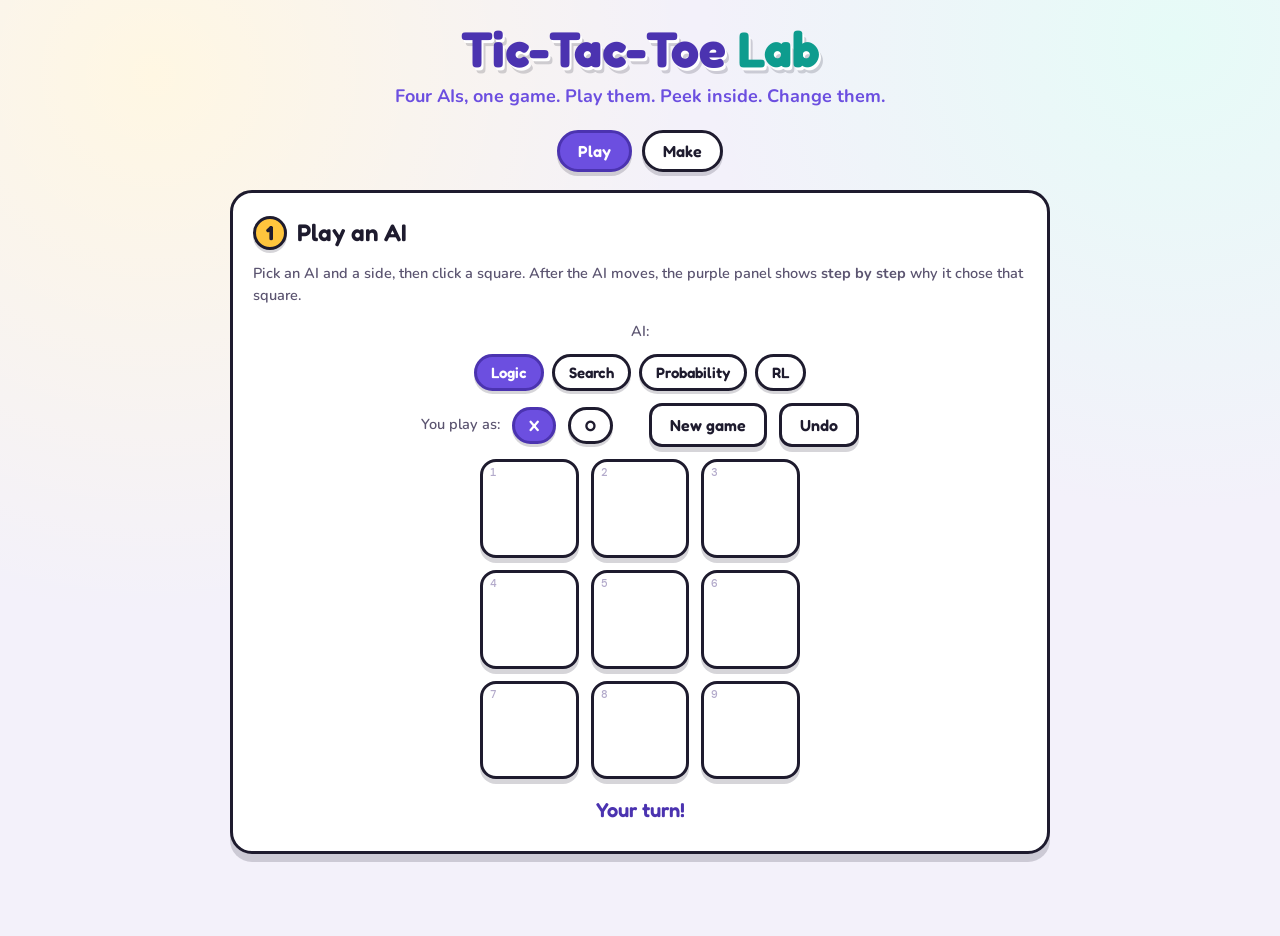
<file: tic_tac_toe/index.html>
<!DOCTYPE html>
<html lang="en">
<head>
<meta charset="UTF-8" />
<meta name="viewport" content="width=device-width, initial-scale=1.0" />
<title>Tic-Tac-Toe Lab</title>
<link rel="preconnect" href="https://fonts.googleapis.com">
<link rel="preconnect" href="https://fonts.gstatic.com" crossorigin>
<link href="https://fonts.googleapis.com/css2?family=Fredoka:wght@500;600;700&family=Nunito:wght@400;600;700;800&family=DM+Mono:wght@400;500&display=swap" rel="stylesheet">
<style>
  :root{
    --grape:#6C4FE0;
    --grape-deep:#4B33B0;
    --grape-pale:#EDE8FB;
    --sun:#FFC53D;
    --sun-deep:#E8A91E;
    --teal:#15C3B2;
    --teal-deep:#0E9C8E;
    --ink:#1E1B2E;
    --paper:#FFFCF5;
    --bg:#F3F1FA;
    --line:#D8D2EC;
    --shadow:rgba(30,27,46,.18);
    --bad:#B23B3B;
  }

  *{box-sizing:border-box;}
  html{-webkit-text-size-adjust:100%;}
  body{
    margin:0;
    font-family:"Nunito",system-ui,sans-serif;
    color:var(--ink);
    background:
      radial-gradient(circle at 12% 8%, #fff7e3 0, transparent 38%),
      radial-gradient(circle at 92% 4%, #e6fbf7 0, transparent 32%),
      var(--bg);
    line-height:1.5;
    padding:24px 16px 64px;
  }
  .wrap{max-width:820px;margin:0 auto;}

  /* ---------- Header ---------- */
  header{text-align:center;margin-bottom:20px;}
  .title{
    font-family:"Fredoka",sans-serif;font-weight:700;
    font-size:clamp(30px,7vw,50px);line-height:.98;
    color:var(--grape-deep);margin:0;letter-spacing:-.5px;
    text-shadow:2px 3px 0 #fff, 4px 6px 0 var(--shadow);
  }
  .title .lab{color:var(--teal-deep);}
  .tagline{
    font-size:clamp(15px,2.6vw,18px);font-weight:700;
    margin:10px 0 0;color:var(--grape);
  }

  /* ---------- Tabs ---------- */
  .tabs{display:flex;flex-wrap:wrap;gap:10px;justify-content:center;margin-bottom:18px;}
  .tab{
    font-family:"Fredoka",sans-serif;font-weight:600;font-size:16px;cursor:pointer;
    color:var(--ink);background:#fff;border:3px solid var(--ink);
    border-radius:999px;padding:8px 18px;
    box-shadow:0 4px 0 var(--shadow);transition:transform .06s,box-shadow .06s;
  }
  .tab:hover{filter:brightness(1.03);}
  .tab:active{transform:translateY(3px);box-shadow:0 1px 0 var(--shadow);}
  .tab.active{background:var(--grape);color:#fff;border-color:var(--grape-deep);}
  .tab:focus-visible{outline:3px solid var(--sun);outline-offset:2px;}

  /* ---------- Stage cards ---------- */
  .stage{
    position:relative;
    background:#fff;
    border:3px solid var(--ink);
    border-radius:22px;
    padding:22px 20px 24px;
    margin:18px 0;
    box-shadow:0 8px 0 var(--shadow);
  }
  .stage--machine{background:var(--grape);border-color:var(--grape-deep);}
  .stage--machine .stage-head,.stage--machine .help{color:#fff;}
  .screw{
    position:absolute;width:11px;height:11px;border-radius:50%;
    background:#fff;border:2px solid var(--grape-deep);
  }
  .screw::after{content:"";position:absolute;inset:2px 1px;border-top:2px solid var(--grape-deep);transform:rotate(35deg);}
  .screw.tl{top:10px;left:10px;} .screw.tr{top:10px;right:10px;}
  .screw.bl{bottom:10px;left:10px;} .screw.br{bottom:10px;right:10px;}

  .stage-num{
    display:inline-flex;align-items:center;justify-content:center;
    width:34px;height:34px;border-radius:50%;
    background:var(--sun);color:var(--ink);
    font-family:"Fredoka",sans-serif;font-weight:700;font-size:20px;
    border:3px solid var(--ink);margin-right:10px;flex:0 0 auto;
    box-shadow:0 3px 0 var(--shadow);
  }
  .stage-head{
    display:flex;align-items:center;
    font-family:"Fredoka",sans-serif;font-weight:600;
    font-size:clamp(19px,3.4vw,24px);margin:0 0 12px;
  }
  .help{font-size:14.5px;color:#5b5470;margin:0 0 14px;font-weight:600;}
  .hidden{display:none !important;}

  /* ---------- Buttons ---------- */
  .btn{
    font-family:"Fredoka",sans-serif;font-weight:600;
    font-size:16px;cursor:pointer;color:var(--ink);
    background:var(--sun);border:3px solid var(--ink);
    border-radius:13px;padding:9px 18px;
    box-shadow:0 5px 0 var(--shadow);transition:transform .06s,box-shadow .06s;
  }
  .btn:hover{filter:brightness(1.04);}
  .btn:active{transform:translateY(4px);box-shadow:0 1px 0 var(--shadow);}
  .btn:focus-visible{outline:3px solid var(--teal);outline-offset:3px;}
  .btn--teal{background:var(--teal);color:#fff;}
  .btn--grape{background:var(--grape);color:#fff;}
  .btn--ghost{background:#fff;}
  .btn:disabled{opacity:.45;cursor:not-allowed;box-shadow:0 5px 0 var(--shadow);transform:none;filter:none;}
  .btn-row{display:flex;flex-wrap:wrap;gap:12px;align-items:center;justify-content:center;}

  /* ---------- Picker pills ---------- */
  .picks{display:flex;flex-wrap:wrap;gap:8px;justify-content:center;}
  .pick{
    font-family:"Fredoka",sans-serif;font-weight:600;font-size:15px;cursor:pointer;
    color:var(--ink);background:#fff;border:3px solid var(--ink);
    border-radius:999px;padding:6px 14px;
    box-shadow:0 3px 0 var(--shadow);
  }
  .pick:focus-visible{outline:3px solid var(--sun);outline-offset:2px;}
  .pick.active{background:var(--grape);color:#fff;border-color:var(--grape-deep);}

  /* ---------- The board ---------- */
  .board{
    display:grid;grid-template-columns:repeat(3,1fr);gap:12px;
    max-width:320px;margin:0 auto;
  }
  .cell{
    position:relative;aspect-ratio:1;
    display:flex;align-items:center;justify-content:center;
    background:#fff;border:3px solid var(--ink);border-radius:16px;
    font-family:"DM Mono",monospace;font-weight:500;font-size:clamp(30px,8vw,40px);
    color:var(--ink);cursor:pointer;
    box-shadow:0 5px 0 var(--shadow);transition:transform .07s;
  }
  .cell .mark{color:inherit;line-height:1;}
  .cell.last{border-color:var(--sun-deep);box-shadow:0 0 0 3px var(--sun), 0 5px 0 var(--shadow);}
  .cell:hover:not(:disabled){transform:translateY(-2px);}
  .cell:active:not(:disabled){transform:translateY(2px);box-shadow:0 2px 0 var(--shadow);}
  .cell:focus-visible{outline:3px solid var(--sun);outline-offset:2px;}
  .cell:disabled{cursor:default;}
  .cell.x{color:var(--grape-deep);}
  .cell.o{color:var(--sun-deep);}
  .cell.win{background:var(--teal);color:#fff;border-color:var(--teal-deep);}
  .cell .idx{
    position:absolute;top:4px;left:7px;
    font-family:"DM Mono",monospace;font-size:10.5px;color:#b3aacb;
  }
  .cell:not(:empty-here) .idx{}
  .status{
    text-align:center;font-family:"Fredoka",sans-serif;font-weight:600;
    font-size:20px;margin:16px 0 2px;color:var(--grape-deep);
  }

  /* ---------- Brain panel (why did it move there?) ---------- */
  .brain-lbl{
    display:inline-block;font-weight:800;font-size:13px;letter-spacing:.04em;
    text-transform:uppercase;color:#fff;background:rgba(255,255,255,.18);
    border:2px solid rgba(255,255,255,.5);border-radius:999px;padding:4px 12px;margin-bottom:10px;
  }
  .cand{
    font-family:"DM Mono",monospace;font-size:15px;
    background:#fff;border:2px solid var(--line);border-radius:9px;
    padding:9px 12px;display:flex;align-items:center;gap:10px;flex-wrap:wrap;
  }
  .cand .sq{
    font-family:"Fredoka",sans-serif;font-weight:700;font-size:19px;
    background:var(--grape-pale);color:var(--grape-deep);
    border-radius:8px;padding:1px 10px;
  }
  .cand .val{font-weight:600;font-size:14px;color:#5b5470;}
  .cand .sub{font-size:14px;font-weight:700;}
  .cand .val.win{color:var(--teal-deep);}
  .cand .val.lose{color:var(--bad);}
  .cand.top{border-color:var(--sun-deep);}
  .cand.picked{background:var(--teal);color:#fff;border-color:var(--teal-deep);}
  .cand.picked .sq{background:rgba(255,255,255,.28);color:#fff;}
  .cand.picked .val,.cand.picked .sub{color:rgba(255,255,255,.85);}
  .cand .sub{font-size:12px;color:#8d85a8;font-family:"Nunito",sans-serif;font-weight:700;}
  .cand-grid{display:flex;flex-direction:column;gap:8px;}

  /* tiny bar chart inside a candidate */
  .bars{display:flex;gap:3px;align-items:flex-end;height:26px;flex:1 1 120px;min-width:110px;}
  .bars .b{border-radius:3px 3px 0 0;width:22px;background:var(--grape-pale);}
  .bars .b.w{background:var(--grape);}
  .bars .b.d{background:var(--sun);}
  .bars .b.l{background:#e8b7b7;}

  .brain-foot{font-size:13px;font-weight:700;color:#fff;margin-top:12px;opacity:.95;}
  /* decision log / explainer */
  details.log{margin:14px auto 0;max-width:100%;}
  details.log summary{
    cursor:pointer;font-weight:800;font-size:14px;color:var(--grape-deep);
    list-style:none;display:flex;align-items:center;gap:7px;
  }
  details.log summary::-webkit-details-marker{display:none;}
  details.log summary::before{content:"▸";transition:transform .15s;}
  details.log[open] summary::before{transform:rotate(90deg);}
  .log-body{
    font-family:"Nunito",sans-serif;font-size:14px;font-weight:600;line-height:1.7;
    background:var(--paper);border:2px solid var(--line);border-radius:10px;
    padding:10px 12px;margin-top:9px;
  }

  /* ---------- Compare ---------- */
  .setup-row{display:flex;flex-wrap:wrap;gap:16px;align-items:center;justify-content:center;margin-bottom:16px;}
  .mini{
    display:grid;grid-template-columns:repeat(3,1fr);gap:4px;width:96px;
  }
  .mini .m{
    width:28px;height:28px;border:2px solid var(--ink);border-radius:6px;
    background:#fff;font-family:"DM Mono",monospace;font-size:14px;font-weight:500;
    color:var(--ink);cursor:pointer;padding:0;line-height:1;
  }
  .mini .m.x{color:var(--grape-deep);}
  .mini .m.o{color:var(--sun-deep);}
  .mini .m.win{background:var(--teal);color:#fff;border-color:var(--teal-deep);}
  .cmp-grid{display:grid;grid-template-columns:repeat(auto-fit,minmax(320px,1fr));gap:16px;}
  .cmp-card{
    background:var(--paper);border:2.5px solid var(--ink);border-radius:16px;
    padding:14px 16px;box-shadow:0 5px 0 var(--shadow);
  }
  .cmp-head{display:flex;align-items:center;gap:9px;margin-bottom:8px;flex-wrap:wrap;}
  .cmp-name{font-family:"Fredoka",sans-serif;font-weight:700;font-size:19px;color:var(--grape-deep);}
  .cmp-move{
    font-family:"Fredoka",sans-serif;font-weight:600;font-size:14px;
    background:var(--sun);border:2px solid var(--ink);border-radius:999px;
    padding:3px 11px;margin-left:auto;
  }
  .cmp-sub{font-size:13px;font-weight:700;color:#5b5470;margin-bottom:9px;}

  /* ---------- Tables (scorecard & tournament) ---------- */
  .table-scroll{overflow-x:auto;}
  table.res{width:100%;border-collapse:separate;border-spacing:0;background:var(--paper);border:2.5px solid var(--ink);border-radius:14px;overflow:hidden;}
  table.res th{
    font-family:"Fredoka",sans-serif;font-weight:600;font-size:14.5px;
    background:var(--grape);color:#fff;padding:9px 10px;text-align:center;
  }
  table.res td{
    font-family:"DM Mono",monospace;font-size:14px;text-align:center;
    padding:8px 10px;border-top:2px solid var(--line);
  }
  table.res td.rowh{
    font-family:"Nunito",sans-serif;font-weight:800;text-align:left;color:var(--grape-deep);
    border-right:2px solid var(--line);
  }
  .chip{display:inline-block;border-radius:7px;padding:0 7px;font-weight:500;color:#fff;}
  .chip.w{background:var(--teal-deep);}
  .chip.d{background:var(--sun-deep);color:var(--ink);}
  .chip.l{background:var(--bad);}
  .champ{
    margin-top:12px;text-align:center;font-family:"Fredoka",sans-serif;font-weight:700;
    font-size:19px;color:var(--grape-deep);
  }
  .slider-row{display:flex;align-items:center;gap:12px;justify-content:center;flex-wrap:wrap;margin-bottom:14px;font-weight:800;font-size:14.5px;}
  input[type=range]{accent-color:var(--grape);width:180px;}

  /* ---------- Make: config editor ---------- */
  .cfg-block{background:var(--paper);border:2.5px solid var(--ink);border-radius:14px;padding:14px 16px;margin-bottom:14px;box-shadow:0 4px 0 var(--shadow);}
  .cfg-block h3{margin:0 0 10px;font-family:"Fredoka",sans-serif;font-weight:600;font-size:17px;color:var(--grape-deep);}
  .cfg-row{display:flex;flex-wrap:wrap;gap:10px;align-items:center;margin-bottom:10px;}
  .cfg-row label{font-weight:800;font-size:14px;min-width:130px;flex:0 0 auto;}
  .cfg-row .picks{justify-content:flex-start;}
  .cfg-num{
    width:90px;font-family:"DM Mono",monospace;font-size:15px;font-weight:500;
    border:2.5px solid var(--line);border-radius:9px;padding:6px 9px;background:#fff;color:var(--ink);
  }
  .cfg-num:focus-visible{outline:3px solid var(--sun);outline-offset:1px;}
  .cfg-rule{display:flex;gap:6px;align-items:center;margin-bottom:8px;flex-wrap:nowrap;overflow-x:auto;padding-bottom:2px;}
  .cfg-rule .cfg-num{width:80px;}
  select.cfg-select{
    font-family:"Nunito",sans-serif;font-size:14px;font-weight:700;
    border:2.5px solid var(--ink);border-radius:9px;padding:6px 9px;background:#fff;color:var(--ink);
  }
  .cfg-rule select.cfg-select{max-width:148px;font-size:13px;padding:5px 6px;flex:0 1 auto;}
  .mini-btn{
    font-family:"Fredoka",sans-serif;font-weight:600;font-size:13px;cursor:pointer;
    border:2.5px solid var(--ink);border-radius:8px;background:#fff;color:var(--ink);
    padding:3px 9px;box-shadow:0 2px 0 var(--shadow);
  }
  .mini-btn:hover{filter:brightness(1.05);}
  .mini-btn:active{transform:translateY(2px);box-shadow:none;}
  .mini-btn:disabled{opacity:.35;cursor:default;transform:none;box-shadow:0 2px 0 var(--shadow);}
  .progress-row{display:flex;align-items:center;gap:10px;margin-top:10px;font-weight:800;font-size:13.5px;color:var(--grape-deep);}
  .progress{
    flex:1;height:14px;background:var(--grape-pale);border:2px solid var(--ink);border-radius:999px;overflow:hidden;
  }
  .progress .fill{height:100%;background:var(--teal);width:0%;}
  .range-wrap{display:flex;align-items:center;gap:10px;flex:1 1 220px;}
  .range-wrap output{font-family:"DM Mono",monospace;font-size:14px;font-weight:500;min-width:34px;}

  /* ---------- Step-by-step thinking ---------- */
  .step{background:rgba(255,255,255,.09);border:2px solid rgba(255,255,255,.28);border-radius:12px;padding:10px 12px;margin-bottom:10px;}
  .step-head{display:flex;align-items:center;gap:9px;font-weight:800;font-size:17px;color:#fff;margin-bottom:8px;}
  .step-num{display:inline-flex;align-items:center;justify-content:center;min-width:26px;height:26px;border-radius:50%;background:var(--sun);color:var(--ink);font-weight:700;font-size:15px;border:2px solid var(--ink);flex:0 0 auto;}
  .step .explain{font-size:15px;font-weight:600;color:rgba(255,255,255,.95);line-height:1.55;}
  .fact-chips{display:flex;flex-wrap:wrap;gap:7px;}
  .fact{background:#fff;border:2px solid var(--line);border-radius:8px;padding:3px 12px;font-size:14.5px;font-weight:700;color:var(--ink);}
  .decision{background:var(--sun);border:2px solid var(--ink);border-radius:12px;padding:11px 15px;font-weight:800;font-size:18px;color:var(--ink);box-shadow:0 4px 0 var(--shadow);margin-top:4px;}
  .res{font-size:18px;font-weight:800;color:var(--ink);}
  .res.good{color:var(--teal-deep);} .res.mid{color:var(--sun-deep);} .res.bad{color:var(--bad);}
  .cand.picked .res.good, .cand.picked .res.mid, .cand.picked .res.bad{color:#fff;}
  .poss{display:inline-block;background:var(--grape-pale);border:2px solid var(--ink);border-radius:999px;padding:3px 12px;font-size:15.5px;font-weight:700;color:var(--ink);}
  .arrow{font-weight:800;font-size:18px;color:var(--ink);}
  .out{display:inline-block;border:2px solid var(--ink);border-radius:999px;padding:3px 12px;font-size:15.5px;font-weight:800;}
  .out.win{background:var(--teal);color:#fff;}
  .out.draw{background:var(--sun);color:var(--ink);}
  .out.lose{background:#f2c9c9;color:var(--bad);}
  .cand.picked .out{background:rgba(255,255,255,.28);border-color:#fff;color:#fff;}
  .cand.picked .poss{background:rgba(255,255,255,.28);border-color:#fff;color:#fff;}
  .cand.picked .arrow{color:#fff;}
  .res .w{color:var(--grape-deep);} .res .d{color:var(--sun-deep);} .res .l{color:var(--bad);}
  .res.win{color:var(--teal-deep);} .res.draw{color:var(--sun-deep);} .res.lose{color:var(--bad);}
  .cand.picked .res, .cand.picked .res .w, .cand.picked .res .d, .cand.picked .res .l{color:#fff;}

  .step-tick{display:inline-block;background:var(--teal);color:#fff;border:2px solid var(--ink);border-radius:999px;padding:1px 8px;font-size:12px;font-weight:800;margin-left:6px;}
  .kw{display:inline-block;background:var(--grape);color:#fff;border:2px solid var(--ink);border-radius:6px;padding:0 6px;font-size:12.5px;font-weight:800;line-height:1.5;}
  .kw.then{background:var(--teal);}
  .chip-c{display:inline-block;background:#fff;border:2px solid var(--line);border-radius:8px;padding:0 8px;font-size:13.5px;font-weight:700;color:var(--ink);line-height:1.6;}
  .chip-m{display:inline-block;background:var(--sun);border:2px solid var(--ink);border-radius:8px;padding:0 8px;font-size:13.5px;font-weight:800;color:var(--ink);line-height:1.6;}
  .cand.picked .kw{border-color:#fff;}
  .cand.picked .chip-c{background:rgba(255,255,255,.28);border-color:#fff;color:#fff;}
  .explain.dec{background:rgba(255,255,255,.14);border-radius:8px;padding:5px 9px;}
  .rule-order{font-family:"DM Mono",monospace;font-weight:500;font-size:14px;color:var(--grape-deep);min-width:20px;text-align:right;}
  .rule-w{font-weight:800;font-size:12.5px;color:var(--grape-deep);white-space:nowrap;}
  .cfg-rule .mini-btn{padding:2px 7px;font-size:12px;flex:0 0 auto;}
  .cfg-rule .rule-order{min-width:16px;font-size:13px;flex:0 0 auto;}

  .rule-name{font-weight:800;font-size:15px;color:var(--ink);margin-right:auto;}
  .cand.picked .rule-name{color:#fff;}
  .res.no{color:#b3aacb;} .res.go{color:var(--grape-deep);}
  .cand.picked .res.go, .cand.picked .res.no{color:rgba(255,255,255,.85);}
  .cand.picked .step-tick{background:var(--sun);color:var(--ink);}

  .reply{display:flex;gap:9px;align-items:center;flex-wrap:wrap;background:rgba(255,255,255,.09);border:2px solid rgba(255,255,255,.25);border-radius:9px;padding:8px 12px;margin-bottom:6px;font-weight:700;font-size:16px;color:#fff;}
  .reply.worst{border-color:var(--sun-deep);background:rgba(232,169,30,.16);}
  .reply b{font-weight:800;}

  @media (max-width:520px){
    body{padding:18px 10px 54px;}
    .stage{padding:20px 15px;}
    .btn{font-size:15px;padding:8px 14px;}
    .board{gap:8px;}
  }
  @media (prefers-reduced-motion:reduce){
    .btn,.tab,.cell{transition:none;}
  }
</style>
</head>
<body>
<div class="wrap">

  <header>
    <h1 class="title">Tic-Tac-Toe <span class="lab">Lab</span></h1>
    <p class="tagline">Four AIs, one game. Play them. Peek inside. Change them.</p>
  </header>

  <nav class="tabs" id="tabs" aria-label="sections">
    <button class="tab active" data-sec="play">Play</button>
    <button class="tab" data-sec="make">Make</button>
  </nav>

  <!-- ================= PLAY ================= -->
  <section class="stage" id="sec-play" aria-labelledby="p1">
    <h2 class="stage-head" id="p1"><span class="stage-num">1</span>Play an AI</h2>
    <p class="help">Pick an AI and a side, then click a square. After the AI moves, the purple panel shows <b>step by step</b> why it chose that square.</p>

    <div class="picks" style="margin-bottom:12px;">
      <span class="pick-label help" style="margin:0;align-self:center;">AI:</span>
    </div>
    <div class="picks" id="brainPicker"></div>

    <div class="btn-row" style="margin:12px 0;">
      <span class="help" style="margin:0;">You play as:</span>
      <button class="pick side active" data-side="X" id="sideX">X</button>
      <button class="pick side" data-side="O" id="sideO">O</button>
      <span style="width:12px;"></span>
      <button class="btn btn--ghost" id="newGameBtn">New game</button>
      <button class="btn btn--ghost" id="undoBtn">Undo</button>
    </div>

    <div class="board" id="board"></div>
    <div class="status" id="status">Your turn!</div>
  </section>

  <section class="stage stage--machine hidden" id="brainPanel" aria-labelledby="bp">
    <span class="screw tl"></span><span class="screw tr"></span><span class="screw bl"></span><span class="screw br"></span>
    <h2 class="stage-head" id="bp"><span class="stage-num" style="background:var(--sun);">🧠</span>What the AI was thinking</h2>
    <span class="brain-lbl" id="brainLbl">…</span>
    <div id="brainBody"></div>
    <details class="log" id="brainHow">
      <summary>How does this AI work?</summary>
      <div class="log-body" id="brainHowBody"></div>
    </details>
  </section>

  <!-- ================= MAKE ================= -->
  <section class="stage hidden" id="sec-make" aria-labelledby="p2">
    <h2 class="stage-head" id="p2"><span class="stage-num">2</span>Make an AI</h2>
    <p class="help">Change what this AI knows, then press <b>Apply</b> — the Play tab will use your version (marked ✏️). <b>Reset to default</b> brings the original back.</p>
    <div class="picks" style="margin-bottom:14px;" id="makePicker"></div>
    <div id="makeBody"></div>
    <div class="btn-row" style="margin-top:14px;">
      <button class="btn btn--teal" id="applyMakeBtn">Apply</button>
      <button class="btn btn--ghost" id="resetMakeBtn">Reset to default</button>
    </div>
  </section>

</div>

<!-- bump ?v= whenever the brains are regenerated (cache-busting) -->
<script src="brains/heuristics.js?v=6"></script>
<script src="brains/probability.js?v=6"></script>
<script src="brains/search.js?v=6"></script>
<script src="brains/rl.js?v=6"></script>

<script>
(function(){
  "use strict";
  var reduceMotion = window.matchMedia("(prefers-reduced-motion: reduce)").matches;

  /* ============================ helpers ============================ */

  function esc(s){ return String(s).replace(/[&<>"]/g, function(m){
    return {"&":"&amp;","<":"&lt;",">":"&gt;",'"':"&quot;"}[m];
  }); }
  function pick(arr){ return arr[Math.floor(Math.random()*arr.length)]; }
  function $(id){ return document.getElementById(id); }

  var BRAINS = window.BRAINS_DATA || {};
  var ORDER = [
    {key:"heuristics", file:"heuristics.py", name:"Logic",       tag:"facts and rules"},
    {key:"search",      file:"search.py",      name:"Search",      tag:"looking ahead"},
    {key:"probability", file:"probability.py", name:"Probability", tag:"records of games"},
    {key:"rl",          file:"rl.py",          name:"RL",  tag:"learning by playing"}
  ];

  /* ============================ the game ============================ */

  var EMPTY=" ", X="X", O="O";
  var LINES=[[0,1,2],[3,4,5],[6,7,8],[0,3,6],[1,4,7],[2,5,8],[0,4,8],[2,4,6]];
  var CORNERS=[0,2,6,8], EDGES=[1,3,5,7], CENTER=4;

  function opp(p){ return p===X?O:X; }
  function winner(b){
    for(var i=0;i<LINES.length;i++){
      var l=LINES[i];
      if(b[l[0]]!==EMPTY && b[l[0]]===b[l[1]] && b[l[1]]===b[l[2]]) return b[l[0]];
    }
    return null;
  }
  function winLine(b){
    for(var i=0;i<LINES.length;i++){
      var l=LINES[i];
      if(b[l[0]]!==EMPTY && b[l[0]]===b[l[1]] && b[l[1]]===b[l[2]]) return l;
    }
    return null;
  }
  function isFull(b){ return b.indexOf(EMPTY)===-1; }
  function legalMoves(b){
    var out=[];
    for(var i=0;i<9;i++) if(b[i]===EMPTY) out.push(i);
    return out;
  }
  function play(b,m,p){ var c=b.slice(); c[m]=p; return c; }

  function randomMove(b){ return pick(legalMoves(b)); }
  function greedyMove(b,p){
    var lm=legalMoves(b), m;
    for(m of lm) if(winner(play(b,m,p))===p) return m;
    var foe=opp(p);
    for(m of lm) if(winner(play(b,m,foe))===foe) return m;
    if(b[CENTER]===EMPTY) return CENTER;
    var groups=[CORNERS,EDGES], g;
    for(g of groups){
      var opts=lm.filter(function(m){ return g.indexOf(m)!==-1; });
      if(opts.length) return pick(opts);
    }
    return pick(lm);
  }

  /* minimax: the perfect opponent (memoized, solved once) */
  var PERF = new Map();
  function perfectValue(b,p){
    var key=b.join("")+p;
    if(PERF.has(key)) return PERF.get(key);
    var v, w=winner(b);
    if(w) v = (w===p)?1:-1;
    else if(isFull(b)) v = 0;
    else {
      v=-1;
      var lm=legalMoves(b), i;
      for(i=0;i<lm.length;i++){
        var r=-perfectValue(play(b,lm[i],p), opp(p));
        if(r>v){ v=r; if(v===1) break; }
      }
    }
    PERF.set(key,v);
    return v;
  }
  function perfectMove(b,p){
    var foe=opp(p), lm=legalMoves(b), i;
    for(i=0;i<lm.length;i++) if(-perfectValue(play(b,lm[i],p),foe)===1) return lm[i];
    for(i=0;i<lm.length;i++) if(-perfectValue(play(b,lm[i],p),foe)===0) return lm[i];
    return lm[0];
  }

  /* canonical board (rotations + mirrors folded into one) */
  function rot90(p){ var i=Math.floor(p/3), j=p%3; return j*3+(2-i); }
  function mirror(p){ var i=Math.floor(p/3), j=p%3; return i*3+(2-j); }
  function compose(f,g){ return function(p){ return f(g(p)); }; }
  function tableFor(T){ var t=new Array(9), p; for(p=0;p<9;p++) t[T(p)]=p; return t; }
  var TABLES=[], rot=function(p){return p;}, k;
  for(k=0;k<4;k++){
    TABLES.push(tableFor(rot));
    TABLES.push(tableFor(compose(mirror,rot)));
    rot=compose(rot90,rot);
  }
  function canonical(b){
    var best=null, t, i;
    for(t of TABLES){
      var s="";
      for(i=0;i<9;i++) s+=b[t[i]];
      if(best===null || s<best) best=s;
    }
    return best;
  }

  /* Full-tree outcome counts: every continuation from (b, p), counted once.
     (Unlike minimax, this treats every reply as equally possible.) */
  var OUTC = new Map();
  function outcomeCounts(b, p){
    var key=b.join("")+p;
    if(OUTC.has(key)) return OUTC.get(key);
    var w=winner(b), r;
    if(w) r={w:(w===p?1:0), d:0, l:(w===p?0:1)};
    else if(isFull(b)) r={w:0, d:1, l:0};
    else {
      r={w:0, d:0, l:0};
      var lm=legalMoves(b), i;
      for(i=0;i<lm.length;i++){
        // child counts are from the opponent's viewpoint: swap win/loss
        var c=outcomeCounts(play(b,lm[i],p), opp(p));
        r.w+=c.l; r.d+=c.d; r.l+=c.w;
      }
    }
    OUTC.set(key,r);
    return r;
  }

  function playGame(xFn,oFn){
    var b=new Array(9).fill(EMPTY), p=X, w;
    while(true){
      var m = (p===X?xFn:oFn)(b,p);
      b=play(b,m,p);
      w=winner(b);
      if(w) return w;
      if(isFull(b)) return "draw";
      p=opp(p);
    }
  }

  /* ======================= the four brain policies =======================
     Each mirrors one of the .py files. The configs come from brains/*.js,
     or from CUSTOM (a brain edited in the Make tab, marked ✏️). */

  var CUSTOM = {};   // key -> {config, qtable?, positions?, curve?}

  function effectiveBrain(name){
    return CUSTOM[name] || BRAINS[name];
  }

  /* A logic rule = one or two IF-conditions + one THEN-move.
     Each condition and each move names a set of squares; a rule applies
     to the squares in the intersection. */
  function condSet(b,p,cond){
    var lm=legalMoves(b), foe=opp(p), i;
    if(cond==="I have two in a line") return lm.filter(function(m){ return winner(play(b,m,p))===p; });
    if(cond==="opponent has two in a line") return lm.filter(function(m){ return winner(play(b,m,foe))===foe; });
    if(cond==="center is empty") return b[CENTER]===EMPTY?[CENTER]:[];
    if(cond==="a corner is empty") return lm.filter(function(m){ return CORNERS.indexOf(m)!==-1; });
    if(cond==="an edge is empty") return lm.filter(function(m){ return EDGES.indexOf(m)!==-1; });
    if(cond==="opponent owns one corner" || cond==="opposite corner is empty"){
      var their=b.map(function(c,idx){ return c===foe?idx:-1; }).filter(function(i){ return i!==-1 && CORNERS.indexOf(i)!==-1; });
      if(their.length===1){
        var op=8-their[0];
        return lm.indexOf(op)!==-1?[op]:[];
      }
      return [];
    }
    if(cond==="a square is empty") return lm;
    return [];
  }
  function moveSet(b,p,move){
    var lm=legalMoves(b), foe=opp(p), i;
    if(move==="play the winning square") return lm.filter(function(m){ return winner(play(b,m,p))===p; });
    if(move==="play the blocking square") return lm.filter(function(m){ return winner(play(b,m,foe))===foe; });
    if(move==="play the center") return b[CENTER]===EMPTY?[CENTER]:[];
    if(move==="play a corner") return lm.filter(function(m){ return CORNERS.indexOf(m)!==-1; });
    if(move==="play an edge") return lm.filter(function(m){ return EDGES.indexOf(m)!==-1; });
    if(move==="play the opposite corner"){
      var their=b.map(function(c,idx){ return c===foe?idx:-1; }).filter(function(i){ return i!==-1 && CORNERS.indexOf(i)!==-1; });
      if(their.length===1){
        var op=8-their[0];
        return lm.indexOf(op)!==-1?[op]:[];
      }
      return [];
    }
    if(move==="play any empty square") return lm;
    return [];
  }
  function normalizeRule(r){
    // rules may be the short names from the default brain file, or built objects
    if(typeof r==="string"){
      var d=ACTION_DEFS[r];
      if(d) return {c1:d.c1, c2:d.c2||"", m:d.m};
      return {c1:"a square is empty", c2:"", m:"play any empty square"};
    }
    return {c1:r.c1, c2:r.c2||"", m:r.m};
  }
  function ruleCandidates(b,p,rule){
    var s=condSet(b,p,rule.c1);
    if(!s.length) return [];
    if(rule.c2){
      var s2=condSet(b,p,rule.c2);
      s=s.filter(function(x){ return s2.indexOf(x)!==-1; });
      if(!s.length) return [];
    }
    var ms=moveSet(b,p,rule.m);
    return s.filter(function(x){ return ms.indexOf(x)!==-1; });
  }

  function heuristicBrain(b,p,cfg){
    // The rules are checked in ORDER: the first one that applies decides.
    var lm=legalMoves(b), i;
    for(i=0;i<cfg.rules.length;i++){
      var cands=ruleCandidates(b,p,normalizeRule(cfg.rules[i]));
      if(cands.length){
        var move=cands[0];          // ties: lowest square number wins
        return {move:move, view:{type:"heuristics", matchedIndex:i, chosen:move, cfg:cfg}};
      }
    }
    return {move:lm[0], view:{type:"heuristics", matchedIndex:-1, chosen:lm[0], cfg:cfg}};
  }

  function playout(b,p,imagined){
    while(true){
      var w=winner(b);
      if(w) return w;
      if(isFull(b)) return "draw";
      var m = imagined==="random" ? randomMove(b) : greedyMove(b,p);
      b=play(b,m,p); p=opp(p);
    }
  }

  function probabilityBrain(b,p,cfg){
    var lm=legalMoves(b), perMove=[], i, best=null, move=null;
    for(i=0;i<lm.length;i++){
      var m=lm[i], b2=play(b,m,p), nxt=opp(p);
      var tally={win:0,draw:0,loss:0};
      for(var s=0;s<cfg.simulations;s++){
        var r=playout(b2,nxt,cfg.imagined_player);
        if(r===p) tally.win++; else if(r==="draw") tally.draw++; else tally.loss++;
      }
      var score=cfg.score.win*tally.win + cfg.score.draw*tally.draw + cfg.score.loss*tally.loss;
      perMove.push({m:m, win:tally.win, draw:tally.draw, loss:tally.loss, score:score});
      if(best===null || score>best){ best=score; move=m; }
    }
    return {move:move, view:{type:"probability", perMove:perMove, chosen:move, cfg:cfg}};
  }

  var searchNodes=0;
  function searchEval(b,p,cfg){
    var e=cfg.evaluation, foe=opp(p), i;
    function openLines(pl){
      return LINES.filter(function(l){
        return l.every(function(i){ return b[i]!==opp(pl); });
      }).length;
    }
    function twoInLines(pl){
      return LINES.filter(function(l){
        var n=0;
        for(i of l) if(b[i]===pl) n++;
        return n===2 && l.every(function(i){ return b[i]!==opp(pl); });
      }).length;
    }
    var sc=e.open_lines*(openLines(p)-openLines(foe));
    sc+=e.two_in_a_row*(twoInLines(p)-twoInLines(foe));
    if(b[CENTER]===p) sc+=e.center; else if(b[CENTER]===foe) sc-=e.center;
    return sc;
  }
  function negamax(b,p,depth,alpha,beta,cfg){
    searchNodes++;
    var w=winner(b);
    if(w) return (w===p)?1000:-1000;
    if(isFull(b)) return 0;
    if(depth===0) return searchEval(b,p,cfg);
    var ordered=legalMoves(b).sort(function(a,b2){ return (a===CENTER?0:1)-(b2===CENTER?0:1); });
    var best=-1e9, i;
    for(i=0;i<ordered.length;i++){
      var v=-negamax(play(b,ordered[i],p), opp(p), depth-1, -beta, -alpha, cfg);
      if(v>best) best=v;
      if(cfg.alpha_beta){
        if(best>alpha) alpha=best;
        if(alpha>=beta) break;
      }
    }
    return best;
  }
  function searchBrain(b,p,cfg){
    searchNodes=0;
    var t0=performance.now();
    var lm=legalMoves(b), perMove=[], i, best=null, move=null;
    for(i=0;i<lm.length;i++){
      var child=play(b,lm[i],p);
      var v=-negamax(child, opp(p), cfg.depth-1, -1e9, 1e9, cfg);
      var entry={m:lm[i], value:v, replies:null, poss:null, lowest:null};
      if(cfg.depth===9){
        // full-depth minimax walk-through: for each reply of the opponent,
        // what is my outcome? (values are +1 win / 0 draw / -1 loss)
        var rs=legalMoves(child), replies=[], poss={}, lowest=null, k;
        for(k=0;k<rs.length;k++){
          var rv=perfectValue(play(child,rs[k],opp(p)), p);
          replies.push({r:rs[k], v:rv});
          poss[rv]=true;
          if(lowest===null || rv<lowest) lowest=rv;
        }
        entry.replies=replies;
        entry.poss=Object.keys(poss).map(Number).sort(function(a,b){ return b-a; });   // win, draw, loss
        entry.lowest=lowest;
      }
      perMove.push(entry);
      if(best===null || v>best){ best=v; move=lm[i]; }
    }
    // Caution: occasionally slip and play a random square instead.
    var caution = (cfg.caution===undefined) ? 100 : cfg.caution;
    var slipped = (Math.random()*100) >= caution;
    var actual = slipped ? randomMove(b) : move;
    return {move:actual, view:{type:"search", perMove:perMove, chosen:actual, best:move,
                             slipped:slipped, nodes:searchNodes,
                             ms:Math.round((performance.now()-t0)*10)/10, cfg:cfg}};
  }

  function rlKey(b,p){
    var c=b.slice(), i;
    if(p===O){
      for(i=0;i<9;i++){
        if(c[i]===X) c[i]=O; else if(c[i]===O) c[i]=X;
      }
    }
    return canonical(c);
  }
  function rlBrain(b,p,cfg){
    var qtable=cfg.qtable || {};
    var key=rlKey(b,p);
    var qs=qtable[key];
    var lm=legalMoves(b);
    function perMove(){
      if(!qs) return null;
      var per=[], i;
      for(i=0;i<lm.length;i++){
        var q=qs[lm[i]]!==undefined?qs[lm[i]]:0;
        per.push({m:lm[i], q:q});
      }
      return per;
    }
    // two built-in reflexes that always apply: take a win, block a threat.
    var foe=opp(p), k;
    for(k=0;k<lm.length;k++) if(winner(play(b,lm[k],p))===p)
      return {move:lm[k], view:{type:"rl", seen:!!qs, chosen:lm[k], perMove:perMove(), reflex:"win", cfg:cfg}};
    for(k=0;k<lm.length;k++) if(winner(play(b,lm[k],foe))===foe)
      return {move:lm[k], view:{type:"rl", seen:!!qs, chosen:lm[k], perMove:perMove(), reflex:"block", cfg:cfg}};
    if(!qs){
      // never practiced and no reflex applies — a pure guess
      return {move:randomMove(b), view:{type:"rl", seen:false, chosen:null, perMove:null, reflex:null, cfg:cfg}};
    }
    var per=perMove(), best=null, cands=[], i;
    for(i=0;i<per.length;i++) if(best===null || per[i].q>best) best=per[i].q;
    for(i=0;i<per.length;i++) if(per[i].q===best) cands.push(per[i].m);
    var move=pick(cands);
    return {move:move, view:{type:"rl", seen:true, chosen:move, perMove:per, reflex:null, cfg:cfg}};
  }

  function brainMove(name,b,p){
    var eff=effectiveBrain(name);
    var cfg=eff.config;
    if(name==="heuristics") return heuristicBrain(b,p,cfg);
    if(name==="probability") return probabilityBrain(b,p,cfg);
    if(name==="search") return searchBrain(b,p,cfg);
    if(name==="rl") return rlBrain(b,p,{qtable:eff.qtable, config:cfg,
                       positions:eff.positions, curve:eff.curve});
  }

  /* ======================= brain-view renderers ======================= */

  function valueChip(v){
    if(v===1000) return '<span class="val win">+1000 (I win)</span>';
    if(v===-1000) return '<span class="val lose">−1000 (I lose)</span>';
    if(v===0) return '<span class="val">0 (draw)</span>';
    return '<span class="val">'+esc(v)+' (evaluation)</span>';
  }

  function stepBox(n, title, body){
    return '<div class="step"><div class="step-head"><span class="step-num">'+n+'</span>'+esc(title)+'</div>'+body+'</div>';
  }
  function factsHtml(b, p){
    var xs=[], os=[], em=[], i;
    for(i=0;i<9;i++){
      if(b[i]===X) xs.push(i+1);
      else if(b[i]===O) os.push(i+1);
      else em.push(i+1);
    }
    return '<div class="fact-chips">'+
      '<span class="fact">It is my turn (I am '+p+')</span>'+
      '<span class="fact">X: squares '+(xs.length?xs.join(", "):"—")+'</span>'+
      '<span class="fact">O: squares '+(os.length?os.join(", "):"—")+'</span>'+
      '<span class="fact">Empty: '+(em.length?em.join(", "):"—")+'</span>'+
    '</div>';
  }
  function renderBrainView(view, b, p){
    var html="";
    html+=stepBox(1, "The facts", factsHtml(b, p));
    if(view.type==="heuristics"){
      var ruleRows=view.cfg.rules.map(function(raw, idx){
        var r=normalizeRule(raw);
        var cands=ruleCandidates(b,p,r);
        var cls="cand";
        if(idx===view.matchedIndex) cls+=" picked";
        var tick = (idx===view.matchedIndex) ? ' <span class="step-tick">✓</span>' : '';
        var body = !cands.length ? '<span class="res no">—</span>'
                 : '<span class="res go">squares '+cands.map(function(m){ return m+1; }).join(", ")+'</span>';
        var txt='<span class="kw">IF</span> <span class="chip-c">'+esc(r.c1)+'</span>'+
                (r.c2?' <span class="kw">AND</span> <span class="chip-c">'+esc(r.c2)+'</span>':'')+
                ' <span class="kw then">THEN</span> <span class="chip-m">'+esc(r.m)+'</span>';
        return '<div class="'+cls+'"><span class="sq">'+(idx+1)+'</span>'+
               '<span class="rule-name">'+txt+'</span>'+body+tick+'</div>';
      }).join("");
      html+=stepBox(2, "Check the rules in order", '<div class="cand-grid">'+ruleRows+'</div>');
      if(view.matchedIndex>=0){
        html+='<div class="decision">Rule '+(view.matchedIndex+1)+' applies first → <b>play square '+(view.chosen+1)+'</b></div>';
      } else {
        html+='<div class="decision">No rule applies → <b>play the first empty square ('+(view.chosen+1)+')</b></div>';
      }
    }
    else if(view.type==="probability"){
      var nSim=view.cfg.simulations;
      var rows=view.perMove.map(function(s){
        var cls="cand";
        if(s.m===view.chosen) cls+=" picked";
        var wp=Math.round(100*s.win/nSim), dp=Math.round(100*s.draw/nSim), lp=Math.round(100*s.loss/nSim);
        var exp=Math.round(1000*s.score/nSim)/1000;
        return '<div class="'+cls+'"><span class="sq">'+(s.m+1)+'</span>'+
               '<span class="res"><span class="w">win '+wp+'%</span> · <span class="d">draw '+dp+'%</span> · <span class="l">loss '+lp+'%</span></span>'+
               '<span class="sub">expected '+(exp>0?"+":"")+exp.toFixed(2)+'</span></div>';
      }).join("");
      html+=stepBox(2, "Each move — its chances",
        '<div class="explain">from '+nSim+' games imagined for each move</div><div class="cand-grid">'+rows+'</div>');
      html+='<div class="decision">Square <b>'+(view.chosen+1)+'</b> has the best expected score → <b>play square '+(view.chosen+1)+'</b></div>';
    }
    else if(view.type==="search"){
      if(view.slipped){
        html+=stepBox(2, "A slip",
          '<div class="explain">Its caution is <b>'+view.cfg.caution+'%</b> — this time it slipped and played a <b>random square</b> instead of its best move.</div>');
        html+='<div class="decision">Random square <b>'+(view.chosen+1)+'</b> — its best move would have been square <b>'+(view.best+1)+'</b>.</div>';
      }
      else if(view.cfg.depth===9){
        var foe=opp(p);
        function valWord(v){ return v===1 ? "win" : (v===0 ? "draw" : "loss"); }
        function verbWord(v){ return v===1 ? "win" : (v===0 ? "draw" : "lose"); }
        function outcomeChip(v){
          // "X can force win" would sound like X wins, so say it from my side.
          // For draw/loss the opponent's forcing is the point — keep it.
          var cls = v===1 ? "win" : (v===0 ? "draw" : "lose");
          var txt = v===1 ? "I will win" : (foe+" can force "+valWord(v));
          return '<span class="out '+cls+'">'+txt+'</span>';
        }
        var rows=view.perMove.map(function(s){
          var cls="cand";
          if(s.m===view.chosen) cls+=" picked";
          return '<div class="'+cls+'"><span class="sq">'+(s.m+1)+'</span>'+
                 '<span class="poss">Possible: '+s.poss.map(valWord).join(", ")+'</span>'+
                 '<span class="arrow">→</span>'+outcomeChip(s.lowest)+'</div>';
        }).join("");
        html+=stepBox(2, "Each move — what "+foe+" can do to me",
          '<div class="explain">'+foe+' always picks the reply that hurts me the most.</div>'+
          '<div class="cand-grid">'+rows+'</div>');
        var ch=view.perMove.filter(function(s){ return s.m===view.chosen; })[0];
        var replyRows=ch.replies.map(function(rp){
          var worst = rp.v===ch.lowest;
          return '<div class="reply'+(worst?" worst":"")+'">'+foe+' plays '+(rp.r+1)+' → '+
                 '<b>I will '+verbWord(rp.v)+'</b>'+(worst?' <span class="step-tick">✗ hurts me most</span>':'')+'</div>';
        }).join("");
        html+=stepBox(3, foe+"'s replies to my square "+(view.chosen+1),
          '<div class="explain">I must assume '+foe+' takes the reply that hurts me most — the “min” in minimax.</div>'+replyRows);
        var dec;
        if(ch.lowest===1) dec='Even '+foe+'\'s most hurtful reply still loses → <b>play square '+(view.chosen+1)+'</b> — I force a win';
        else if(ch.lowest===0) dec=foe+'\'s most hurtful reply only draws → <b>play square '+(view.chosen+1)+'</b> — I never lose';
        else dec='Every move lets '+foe+' force a win on me → <b>play square '+(view.chosen+1)+'</b> — the least bad';
        html+='<div class="decision">'+dec+'</div>';
      } else {
        var rows=view.perMove.map(function(s){
          var cls="cand";
          if(s.m===view.chosen) cls+=" picked";
          var label = s.value===1000 ? '<span class="res win">Win</span>'
                    : (s.value===0 ? '<span class="res draw">Draw</span>'
                    : '<span class="res lose">Lose</span>');
          return '<div class="'+cls+'"><span class="sq">'+(s.m+1)+'</span>'+label+'</div>';
        }).join("");
        html+=stepBox(2, "Each move — its score",
          '<div class="explain">looking only '+view.cfg.depth+' move(s) ahead, unfinished positions get a simple score · '+view.nodes+' positions checked</div>'+
          '<div class="cand-grid">'+rows+'</div>');
        html+='<div class="decision"><b>play square '+(view.chosen+1)+'</b> — the best score</div>';
      }
    }
    else if(view.type==="rl"){
      if(!view.seen){
        html+=stepBox(2, "Each move — its learned value",
          '<div class="explain">This position is not in its learned table — it has never practiced it. It only has basic reflexes: <b>take a win</b>, <b>block an immediate threat</b>; otherwise it guesses.</div>');
        html+='<div class="decision">No experience here → <b>reflex move</b></div>';
      } else if(view.perMove){
        if(view.reflex){
          var reflexTxt = view.reflex==="win" ? "took the win"
                        : "blocked your immediate threat";
          html+='<div class="brain-foot" style="margin-top:8px;">Built-in reflex: it '+reflexTxt+' — reflexes always come before its learned values.</div>';
        }
        var topQ=Math.max.apply(null, view.perMove.map(function(s){ return s.q; }));
        function rlDisp(q){
          // rewards are win +10 / draw 0 / loss -10  ->  friendly 0-100 scale:
          // 0 = a loss, 50 = a draw, 100 = a win
          var d=Math.round((q+10)*5);
          if(d<0) d=0;
          if(d>100) d=100;
          return d;
        }
        function rlCls(d){ return d>=70 ? "good" : (d>=45 ? "mid" : "bad"); }
        var rows=view.perMove.map(function(s){
          var cls="cand";
          if(s.q===topQ) cls+=" top";
          if(s.m===view.chosen) cls+=" picked";
          var d=rlDisp(s.q);
          return '<div class="'+cls+'"><span class="sq">'+(s.m+1)+'</span>'+
                 '<span class="res '+rlCls(d)+'">value <b>'+d+'</b></span></div>';
        }).join("");
        html+=stepBox(2, "Each move — its learned value",
          '<div class="explain">0 = a loss · 50 = a draw · 100 = a win — learned by: <b>new value = old + α × (reward − old)</b></div>'+
          '<div class="cand-grid">'+rows+'</div>');
        html+='<div class="decision">Square <b>'+(view.chosen+1)+'</b> has the highest value → <b>play square '+(view.chosen+1)+'</b></div>';
        html+='<div class="brain-foot">It knows <b>'+view.cfg.positions+'</b> positions. Values keep changing as it plays more:</div>';
        html+=curveSvg(view.cfg.curve);
      }
    }
    return html;
  }

  function curveSvg(curve, onDark){
    if(onDark===undefined) onDark=true;
    if(!curve || curve.length<2) return '<p style="font-weight:800;color:#8d85a8;">No training curve yet — train first!</p>';
    var W=560,H=110,PADL=34,PADB=20;
    var ink=onDark?"rgba(255,255,255,.9)":"#4B33B0";
    var grid=onDark?"rgba(255,255,255,.5)":"#b3aacb";
    var lineC=onDark?"#2FE6D5":"#0E9C8E";
    var fillC=onDark?"rgba(21,195,178,.25)":"rgba(21,195,178,.18)";
    var maxE=curve[curve.length-1][0], maxV=1;
    var pts=curve.map(function(pt){
      var x=PADL+(W-PADL-10)*pt[0]/maxE;
      var y=H-PADB-8-(H-PADB-20)*pt[1]/maxV;
      return x.toFixed(1)+","+y.toFixed(1);
    }).join(" ");
    var area=pts+" "+(PADL+(W-PADL-10)).toFixed(1)+","+(H-PADB-8).toFixed(1)+" "+PADL+","+(H-PADB-8).toFixed(1);
    return '<svg viewBox="0 0 '+W+' '+H+'" style="width:100%;height:auto;margin-top:8px;" role="img" aria-label="learning curve">'+
      '<line x1="'+PADL+'" y1="'+(H-PADB-8)+'" x2="'+(W-10)+'" y2="'+(H-PADB-8)+'" stroke="'+grid+'" stroke-width="2"/>'+
      '<text x="'+(PADL-8)+'" y="'+(H-PADB+2)+'" font-size="10" fill="'+ink+'" text-anchor="end">0</text>'+
      '<text x="'+(PADL-8)+'" y="'+(10)+'" font-size="10" fill="'+ink+'" text-anchor="end">1</text>'+
      '<text x="'+(W-10)+'" y="'+(H-PADB+2)+'" font-size="10" fill="'+ink+'" text-anchor="end">'+maxE+' games</text>'+
      '<polygon points="'+area+'" fill="'+fillC+'"/>'+
      '<polyline points="'+pts+'" fill="none" stroke="'+lineC+'" stroke-width="3" stroke-linejoin="round"/>'+
      '</svg>';
  }

  /* ============================ PLAY section ============================ */

  var brainPicker=$("brainPicker"), boardEl=$("board"), statusEl=$("status"),
      brainPanel=$("brainPanel"), brainLbl=$("brainLbl"),
      brainHowBody=$("brainHowBody");

  var HOW = {
    heuristics:"The AI knows facts about the board — whose turn it is and which squares are taken — and a list of IF–THEN rules. It checks the rules in order and uses the first one that applies. All of its knowledge came from the rules a human wrote.",
    probability:"The AI doesn't know any strategy at all. For each square it rolls dice: it imagines the rest of the game played out randomly, again and again, and counts wins, draws and losses. Its smarts come from statistics — and from whoever it imagined playing against.",
    search:"The AI imagines EVERY possible future: your replies, its replies, all the way to the end, and picks the move with the best guaranteed result. With full depth it can never lose — but it assumes you also play perfectly, so it never gambles or tricks you.",
    rl:"The AI started with a completely blank table of move-values. It played thousands of games, collected rewards (win +10, draw 0, loss −10), and slowly nudged its values toward them. Two small reflexes are built in — take a win, block an immediate threat — but everything else comes from experience: it can only be good at games like the ones it practiced."
  };
  var game=null, aiTimer=null, brainVisible=false;

  function newGame(humanSide){
    clearTimeout(aiTimer);
    var brainKey=activeBrain();
    game={
      board:new Array(9).fill(EMPTY),
      player:X,
      human:humanSide,
      brain:opp(humanSide),
      brainKey:brainKey,
      history:[],
      lastAi:null,
      over:false
    };
    brainVisible=false;
    brainPanel.classList.add("hidden");
    if(!BRAINS[brainKey]){
      game.over=true;
      statusEl.textContent="This AI isn't available yet.";
      renderBoard();
      return;
    }
    renderBoard();
    if(game.player===game.brain) aiSoon();
  }

  function activeBrain(){
    var el=brainPicker.querySelector(".pick.active");
    return el?el.dataset.brain:"heuristics";
  }

  var selectedBrain=null;

  function activeBrain(){
    return selectedBrain;
  }

  function renderBrainPicker(){
    if(!selectedBrain || !BRAINS[selectedBrain]){
      var first=ORDER.filter(function(o){ return BRAINS[o.key]; })[0];
      selectedBrain=first?first.key:null;
    }
    brainPicker.innerHTML="";
    ORDER.forEach(function(o){
      var btn=document.createElement("button");
      btn.className="pick";
      btn.dataset.brain=o.key;
      btn.textContent=o.name+(CUSTOM[o.key]?" ✏️":(BRAINS[o.key]?"":" (not built)"));
      if(o.key===selectedBrain) btn.classList.add("active");
      if(!BRAINS[o.key]) btn.disabled=true;
      brainPicker.appendChild(btn);
    });
  }

  function setSide(side){
    $("sideX").classList.toggle("active", side===X);
    $("sideO").classList.toggle("active", side===O);
    if(!game || game.human!==side) newGame(side);
  }

  function renderBoard(){
    boardEl.innerHTML="";
    var wl=game.over?winLine(game.board):null;
    for(var i=0;i<9;i++){
      var btn=document.createElement("button");
      btn.className="cell";
      btn.dataset.i=i;
      var c=game.board[i];
      if(c===X) btn.classList.add("x");
      if(c===O) btn.classList.add("o");
      if(wl && wl.indexOf(i)!==-1) btn.classList.add("win");
      if(game.lastAi===i) btn.classList.add("last");
      btn.innerHTML='<span class="idx">'+(i+1)+'</span>'+(c===EMPTY?"":'<span class="mark">'+c+'</span>');
      if(c!==EMPTY) btn.disabled=true;
      btn.addEventListener("click", function(ev){ humanMove(parseInt(ev.currentTarget.dataset.i,10)); });
      boardEl.appendChild(btn);
    }
    var st;
    if(game.over){
      var w=winner(game.board);
      st = w===null ? "It's a draw!" :
           (w===game.human ? "You win! 🎉" : ORDER.filter(function(o){return o.key===game.brainKey;})[0].name+" wins!");
    } else {
      st = game.player===game.human ? "Your turn!" : "The AI is thinking…";
    }
    statusEl.textContent=st;
  }

  function humanMove(m){
    if(!game || game.over || game.player!==game.human) return;
    if(game.board[m]!==EMPTY) return;
    doMove(m, null, game.human);
    if(!game.over && game.player===game.brain) aiSoon();
  }

  function doMove(m, view, p){
    game.board[m]=p;
    if(p===game.brain) game.lastAi=m;   // highlight the AI's latest move
    game.history.push({move:m, player:p, view:view});
    var w=winner(game.board);
    if(w || isFull(game.board)) game.over=true;
    else game.player=opp(p);
    renderBoard();
  }

  function aiSoon(){
    statusEl.textContent="The AI is thinking…";
    aiTimer=setTimeout(function(){
      if(!game || game.over || game.player!==game.brain) return;
      var boardBefore=game.board.slice();
      var res=brainMove(game.brainKey, game.board, game.brain);
      doMove(res.move, res.view, game.brain);
      if(res.view) showBrainView(res.view, game.brainKey, boardBefore, game.brain);   // show reasoning even for a winning move
    }, 420);
  }

  function showBrainView(view, key, boardBefore, player){
    var meta=ORDER.filter(function(o){ return o.key===key; })[0];
    brainLbl.textContent=meta.name+" just moved";
    $("brainBody").innerHTML=renderBrainView(view, boardBefore, player);
    brainVisible=true;
    brainPanel.classList.remove("hidden");
    brainHowBody.textContent=HOW[key];
    brainPanel.scrollIntoView({behavior: reduceMotion?"auto":"smooth", block:"nearest"});
  }

  function undo(){
    if(!game || game.history.length<=1){ if(game) newGame(game.human); return; }
    clearTimeout(aiTimer);
    brainVisible=false;
    brainPanel.classList.add("hidden");
    game.history.pop();
    if(game.history.length && game.history[game.history.length-1].player===game.brain){
      game.history.pop();
    }
    game.board=new Array(9).fill(EMPTY);
    game.lastAi=null;
    game.history.forEach(function(h){ game.board[h.move]=h.player; if(h.player===game.brain) game.lastAi=h.move; });
    game.over=false;
    game.player=game.human;
    renderBoard();
  }

  $("newGameBtn").addEventListener("click", function(){ newGame(game?game.human:X); });
  $("undoBtn").addEventListener("click", undo);
  $("sideX").addEventListener("click", function(){ setSide(X); });
  $("sideO").addEventListener("click", function(){ setSide(O); });
  brainPicker.addEventListener("click", function(ev){
    var el=ev.target.closest(".pick");
    if(!el || el.disabled) return;
    selectedBrain=el.dataset.brain;
    renderBrainPicker();
    newGame(game?game.human:X);
  });

  /* ============================ MAKE section ============================ */

  var makePicker=$("makePicker"), makeBody=$("makeBody");
  var makeKey="heuristics";
  var makeDraft={};   // key -> the config currently being edited (not applied yet)

  function cloneObj(o){ return JSON.parse(JSON.stringify(o)); }

  function draft(key){
    if(!makeDraft[key]){
      makeDraft[key]=cloneObj(effectiveBrain(key).config);
    }
    return makeDraft[key];
  }

  function renderMakePicker(){
    makePicker.innerHTML="";
    ORDER.forEach(function(o){
      var btn=document.createElement("button");
      btn.className="pick";
      btn.dataset.brain=o.key;
      btn.textContent=o.name+(CUSTOM[o.key]?" ✏️":(BRAINS[o.key]?"":" (not built)"));
      if(!BRAINS[o.key]) btn.disabled=true;
      if(o.key===makeKey) btn.classList.add("active");
      makePicker.appendChild(btn);
    });
  }

  makePicker.addEventListener("click", function(ev){
    var el=ev.target.closest(".pick");
    if(!el || el.disabled) return;
    makeKey=el.dataset.brain;
    renderMakePicker();
    loadMakeEditor();
  });

  /* --- small editor widgets --- */

  function cfgRow(labelText){
    var row=document.createElement("div"); row.className="cfg-row";
    var lbl=document.createElement("label"); lbl.textContent=labelText;
    row.appendChild(lbl);
    return row;
  }
  function numInput(val, step, min, max, onCh){
    var inp=document.createElement("input");
    inp.type="number"; inp.className="cfg-num"; inp.value=val;
    if(step!==undefined) inp.step=step;
    if(min!==undefined) inp.min=min;
    if(max!==undefined) inp.max=max;
    inp.addEventListener("input", function(){
      var v=parseFloat(inp.value);
      onCh(isNaN(v)?0:v);
    });
    return inp;
  }
  function pillGroup(options, cur, onCh){
    var row=document.createElement("div"); row.className="picks";
    options.forEach(function(op){
      var b=document.createElement("button"); b.type="button"; b.className="pick"; b.textContent=op.label;
      if(op.value===cur) b.classList.add("active");
      b.addEventListener("click", function(){
        row.querySelectorAll(".pick").forEach(function(x){ x.classList.remove("active"); });
        b.classList.add("active");
        onCh(op.value);
      });
      row.appendChild(b);
    });
    return row;
  }
  function rangeInput(val, min, max, step, onCh){
    var wrap=document.createElement("div"); wrap.className="range-wrap";
    var inp=document.createElement("input"); inp.type="range"; inp.min=min; inp.max=max; inp.step=step; inp.value=val;
    var out=document.createElement("output"); out.textContent=val;
    inp.addEventListener("input", function(){
      out.textContent=inp.value;
      onCh(parseFloat(inp.value));
    });
    wrap.appendChild(inp); wrap.appendChild(out);
    return wrap;
  }

  /* --- per-method editors --- */

  var CONDITIONS=["I have two in a line","opponent has two in a line","center is empty","a corner is empty","an edge is empty","opponent owns one corner","opposite corner is empty","a square is empty"];
  var MOVES=["play the winning square","play the blocking square","play the center","play a corner","play an edge","play the opposite corner","play any empty square"];
  var ACTION_DEFS={
    "finish my line":{c1:"I have two in a line", m:"play the winning square"},
    "block their line":{c1:"opponent has two in a line", m:"play the blocking square"},
    "take the center":{c1:"center is empty", m:"play the center"},
    "take the opposite corner":{c1:"opponent owns one corner", c2:"opposite corner is empty", m:"play the opposite corner"},
    "take a corner":{c1:"a corner is empty", m:"play a corner"},
    "take an edge":{c1:"an edge is empty", m:"play an edge"},
    "take any square":{c1:"a square is empty", m:"play any empty square"}
  };

  function heuristicsEditor(cfg){
    var wrap=document.createElement("div");
    var block=document.createElement("div"); block.className="cfg-block";
    var h=document.createElement("h3"); h.textContent="Knowledge base: rules checked in order";
    block.appendChild(h);
    var help=document.createElement("p"); help.className="help"; help.style.margin="0 0 10px";
    help.innerHTML="The AI checks the rules from <b>top to bottom</b> and uses the <b>first</b> one that applies.";
    block.appendChild(help);
    // the default brain uses short rule names — turn them into IF-THEN pieces
    if(cfg.rules.length && typeof cfg.rules[0]==="string"){
      cfg.rules=cfg.rules.map(normalizeRule);
    }
    var list=document.createElement("div");
    var COND2_OPTIONS=["(nothing)"].concat(CONDITIONS);

    function mkSelect(options, cur, onCh){
      var sel=document.createElement("select"); sel.className="cfg-select";
      options.forEach(function(a){
        var o=document.createElement("option"); o.value=a; o.textContent=a;
        if(a===cur) o.selected=true;
        sel.appendChild(o);
      });
      sel.addEventListener("change", function(){ onCh(sel.value); });
      return sel;
    }
    function word(txt){ var s=document.createElement("span"); s.className="rule-w"; s.textContent=txt; return s; }

    function rerender(){
      list.innerHTML="";
      cfg.rules.forEach(function(r,i){
        var row=document.createElement("div"); row.className="cfg-rule";
        var num=document.createElement("span"); num.className="rule-order"; num.textContent=(i+1)+".";
        var sel1=mkSelect(CONDITIONS, r.c1, function(v){ r.c1=v; });
        var sel2=mkSelect(COND2_OPTIONS, r.c2||"(nothing)", function(v){ r.c2 = (v==="(nothing)")?"":v; });
        var sel3=mkSelect(MOVES, r.m, function(v){ r.m=v; });
        var up=document.createElement("button"); up.type="button"; up.className="mini-btn"; up.textContent="↑"; up.title="move rule up";
        up.disabled=(i===0);
        up.addEventListener("click", function(){
          var t=cfg.rules[i]; cfg.rules[i]=cfg.rules[i-1]; cfg.rules[i-1]=t; rerender();
        });
        var down=document.createElement("button"); down.type="button"; down.className="mini-btn"; down.textContent="↓"; down.title="move rule down";
        down.disabled=(i===cfg.rules.length-1);
        down.addEventListener("click", function(){
          var t=cfg.rules[i]; cfg.rules[i]=cfg.rules[i+1]; cfg.rules[i+1]=t; rerender();
        });
        var del=document.createElement("button"); del.type="button"; del.className="mini-btn"; del.textContent="✕"; del.title="remove rule";
        del.addEventListener("click", function(){ cfg.rules.splice(i,1); rerender(); });
        row.appendChild(num);
        row.appendChild(word("IF")); row.appendChild(sel1);
        row.appendChild(word("AND")); row.appendChild(sel2);
        row.appendChild(word("THEN")); row.appendChild(sel3);
        row.appendChild(up); row.appendChild(down); row.appendChild(del);
        list.appendChild(row);
      });
    }
    rerender();
    block.appendChild(list);
    var add=document.createElement("button"); add.type="button"; add.className="mini-btn"; add.textContent="+ add a rule";
    add.addEventListener("click", function(){ cfg.rules.push({c1:"a corner is empty", c2:"", m:"play a corner"}); rerender(); });
    block.appendChild(add);
    wrap.appendChild(block);
    return wrap;
  }

  function probabilityEditor(cfg){
    var wrap=document.createElement("div");
    var block=document.createElement("div"); block.className="cfg-block";
    var h=document.createElement("h3"); h.textContent="Simulated games per move";
    block.appendChild(h);
    var help=document.createElement("p"); help.className="help"; help.style.margin="0 0 10px";
    help.innerHTML="For each square it imagines this many random games and plays the one that wins most often. <b>More games = more confident.</b>";
    block.appendChild(help);
    var r1=cfgRow("Simulations:");
    r1.appendChild(numInput(cfg.simulations, 10, 10, 5000, function(v){ cfg.simulations=Math.max(10,Math.round(v)); }));
    block.appendChild(r1);
    wrap.appendChild(block);
    return wrap;
  }

  function searchEditor(cfg){
    var wrap=document.createElement("div");
    var block=document.createElement("div"); block.className="cfg-block";
    var h=document.createElement("h3"); h.textContent="How carefully does it play?";
    block.appendChild(h);
    if(cfg.caution===undefined) cfg.caution=100;
    var r2=cfgRow("Caution:");
    r2.appendChild(rangeInput(cfg.caution, 40, 100, 10, function(v){ cfg.caution=Math.round(v); }));
    block.appendChild(r2);
    var help2=document.createElement("p"); help2.className="help"; help2.style.margin="6px 0 0";
    help2.innerHTML="How carefully it plays. <b>100% = it never slips and can never lose.</b> Lower = it sometimes plays a random square instead of its best move — try lowering it and beating it!";
    block.appendChild(help2);
    wrap.appendChild(block);
    return wrap;
  }

  function rlEditor(cfg){
    var wrap=document.createElement("div");
    var block=document.createElement("div"); block.className="cfg-block";
    var h=document.createElement("h3"); h.textContent="Training settings";
    block.appendChild(h);
    var dirty=false;
    var hint=document.createElement("p"); hint.className="help hidden"; hint.style.margin="0 0 10px";
    hint.style.color="var(--bad)"; hint.style.fontWeight="800";
    hint.textContent="⚠ Settings changed — press “Train now!” to retrain (Apply alone keeps the old brain).";
    block.appendChild(hint);
    function markDirty(){
      dirty=true;
      hint.classList.remove("hidden");
    }
    var help=document.createElement("p"); help.className="help"; help.style.margin="0 0 10px";
    help.innerHTML="It learns by playing games. <b>More games = more experience</b>; a higher learning rate means each game changes its opinions more.";
    block.appendChild(help);
    var r2=cfgRow("Training games:");
    r2.appendChild(numInput(cfg.episodes, 1000, 1000, 100000, function(v){ cfg.episodes=Math.max(1000,Math.round(v)); markDirty(); }));
    block.appendChild(r2);
    var r3=cfgRow("Learning rate α:");
    r3.appendChild(rangeInput(cfg.learning_rate, 0.05, 1, 0.05, function(v){ cfg.learning_rate=v; markDirty(); }));
    block.appendChild(r3);

    var trainBtn=document.createElement("button"); trainBtn.type="button"; trainBtn.className="btn btn--teal";
    trainBtn.textContent="Train now!";
    block.appendChild(trainBtn);

    var prog=document.createElement("div"); prog.className="progress-row hidden";
    prog.innerHTML='<span>Training…</span><div class="progress"><div class="fill"></div></div><span class="cnt"></span>';
    block.appendChild(prog);

    var result=document.createElement("div"); result.className="hidden"; result.style.marginTop="10px";
    block.appendChild(result);

    var eff=effectiveBrain("rl");
    var intro=document.createElement("div"); intro.className="cfg-row";
    intro.innerHTML='<span class="help" style="margin:0;font-size:13px;">Current AI: '+
      esc(eff.positions!==undefined?eff.positions:"?")+' positions learned.</span>';
    block.appendChild(intro);
    if(eff.curve && eff.curve.length>1){
      var curveWrap=document.createElement("div"); curveWrap.style.marginBottom="10px";
      curveWrap.insertAdjacentHTML("beforeend", curveSvg(eff.curve, false));
      block.appendChild(curveWrap);
    }

    trainBtn.addEventListener("click", function(){
      trainBtn.disabled=true;
      prog.classList.remove("hidden");
      result.classList.add("hidden");
      rlTrain(cloneObj(cfg), function(frac, txt){
        prog.querySelector(".fill").style.width=(frac*100).toFixed(1)+"%";
        prog.querySelector(".cnt").textContent=txt;
      }, function(trained){
        CUSTOM.rl={config:cloneObj(cfg), qtable:trained.qtable, positions:trained.positions, curve:trained.curve};
        selectedBrain="rl";   // training applies to the Play tab's brain too
        dirty=false;
        hint.classList.add("hidden");
        prog.classList.add("hidden");
        result.classList.remove("hidden");
        result.innerHTML='<div style="font-weight:800;font-size:14px;color:var(--teal-deep);margin-bottom:8px;">✓ Trained &amp; applied — now '+trained.positions+' positions known ✏️</div>';
        result.insertAdjacentHTML("beforeend", curveSvg(trained.curve, false));
        var pol=function(b,p){ return rlBrain(b,p,{qtable:trained.qtable}).move; };
        var randPol=function(b,p){ return randomMove(b); };
        result.insertAdjacentHTML("beforeend",
          '<div style="font-weight:800;font-size:13.5px;color:var(--grape-deep);margin-top:10px;">'+
          'Quick test (10 games per side, win/draw/loss): vs Randomo <b>'+tallyGames(pol, randPol)+
          '</b> · vs Greedy <b>'+tallyGames(pol, greedyMove)+'</b></div>');
        trainBtn.disabled=false;
        renderMakePicker(); renderBrainPicker();
        newGame(game?game.human:X);
      });
    });
    wrap.appendChild(block);
    return wrap;
  }

  function loadMakeEditor(){
    makeBody.innerHTML="";
    if(!BRAINS[makeKey]){
      makeBody.innerHTML='<p class="help">This AI isn\'t available yet.</p>';
      return;
    }
    var cfg=draft(makeKey);
    if(makeKey==="heuristics") makeBody.appendChild(heuristicsEditor(cfg));
    else if(makeKey==="probability") makeBody.appendChild(probabilityEditor(cfg));
    else if(makeKey==="search") makeBody.appendChild(searchEditor(cfg));
    else if(makeKey==="rl") makeBody.appendChild(rlEditor(cfg));
  }

  /* --- in-browser Q-learning (mirror of rl.py) --- */

  function rlTrain(cfg, progressCb, doneCb){
    var Q={}, ep=0;
    var logEvery=Math.max(500, Math.round(cfg.episodes/10));
    var curve=[];

    function bestKnownQ(b,p){
      var qs=Q[rlKey(b,p)]||{};
      var lm=legalMoves(b), best=null, i;
      for(i=0;i<lm.length;i++){ var q=qs[lm[i]]||0; if(best===null||q>best) best=q; }
      var cands=lm.filter(function(m){ return (qs[m]||0)===best; });
      return pick(cands);
    }
    function partnerMove(b,p,mode){
      if(mode==="random") return randomMove(b);
      if(mode==="greedy") return greedyMove(b,p);
      if(mode==="minimax") return perfectMove(b,p);
      return bestKnownQ(b,p);
    }
    function episode(brainSide){
      var b=new Array(9).fill(EMPTY), p=X, path=[], move;
      var eps=cfg.exploration*(1-ep/cfg.episodes);
      if(eps<0.01) eps=0.01;
      // "mix": a different training partner for each game
      var partner = cfg.train_against==="mix" ? pick(["random","random","greedy","minimax"]) : cfg.train_against;
      while(true){
        if(p===brainSide){
          var key=rlKey(b,p), lm=legalMoves(b);
          if(Math.random()<eps){
            move=pick(lm);
          } else {
            var qs=Q[key]||{}, best=null, i;
            for(i=0;i<lm.length;i++){ var q=qs[lm[i]]||0; if(best===null||q>best) best=q; }
            var cands=lm.filter(function(m){ return (qs[m]||0)===best; });
            move=pick(cands);
          }
          path.push({key:key, move:move});
        } else {
          move=partnerMove(b,p,partner);
        }
        b=play(b,move,p);
        var w=winner(b);
        if(w) return {path:path, reward: (w===brainSide?cfg.rewards.win:cfg.rewards.loss)};
        if(isFull(b)) return {path:path, reward:cfg.rewards.draw};
        p=opp(p);
      }
    }
    function learn(path, reward){
      var target=reward;
      for(var i=path.length-1;i>=0;i--){
        var qs=Q[path[i].key]=Q[path[i].key]||{};
        var old=qs[path[i].move]||0;
        qs[path[i].move]=old+cfg.learning_rate*(target-old);
        target*=cfg.discount;
      }
    }
    function winRateVsRandom(games){
      var wins=0, g;
      for(g=0;g<games;g++){
        if(playGame(function(b,p){ return bestKnownQ(b,p); }, function(b,p){ return randomMove(b); })===X) wins++;
        if(playGame(function(b,p){ return randomMove(b); }, function(b,p){ return bestKnownQ(b,p); })===O) wins++;
      }
      return wins/(2*games);
    }
    var CHUNK=2000;
    function chunk(){
      var end=Math.min(ep+CHUNK, cfg.episodes);
      for(;ep<end;ep++){
        var r=episode((ep%2===1)?X:O);
        learn(r.path, r.reward);
        if((ep+1)%logEvery===0){
          curve.push([ep+1, Math.round(winRateVsRandom(30)*100)/100]);
        }
      }
      progressCb(ep/cfg.episodes, "game "+ep+" / "+cfg.episodes);
      if(ep<cfg.episodes){ setTimeout(chunk, 0); }
      else { doneCb({qtable:Q, positions:Object.keys(Q).length, curve:curve}); }
    }
    chunk();
  }

  /* --- apply / reset / export --- */

  function tallyGames(polX, polO){
    // plays 10 games with polX as X and 10 with polX as O; returns "w/d/l"
    var w=0,d=0,l=0,g;
    for(g=0;g<10;g++){
      var outX=playGame(polX, polO);
      if(outX===X) w++; else if(outX==="draw") d++; else l++;
      var outO=playGame(polO, polX);
      if(outO===O) w++; else if(outO==="draw") d++; else l++;
    }
    return w+"/"+d+"/"+l;
  }

  $("applyMakeBtn").addEventListener("click", function(){
    if(!BRAINS[makeKey]) return;
    var cfg=cloneObj(draft(makeKey));
    if(makeKey==="rl"){
      var src=CUSTOM.rl||BRAINS.rl;
      CUSTOM.rl={config:cfg, qtable:src.qtable, positions:src.positions, curve:src.curve};
    } else {
      CUSTOM[makeKey]={config:cfg};
    }
    selectedBrain=makeKey;   // "Apply" also switches the Play tab to this AI
    renderMakePicker(); renderBrainPicker();
    newGame(game?game.human:X);
  });

  $("resetMakeBtn").addEventListener("click", function(){
    delete CUSTOM[makeKey];
    delete makeDraft[makeKey];
    renderMakePicker(); renderBrainPicker();
    loadMakeEditor();
    newGame(game?game.human:X);
  });

  /* ============================ tabs & boot ============================ */

  $("tabs").addEventListener("click", function(ev){
    var el=ev.target.closest(".tab");
    if(!el) return;
    document.querySelectorAll(".tab").forEach(function(t){ t.classList.remove("active"); });
    el.classList.add("active");
    ["play","make"].forEach(function(sec){
      $("sec-"+sec).classList.toggle("hidden", sec!==el.dataset.sec);
    });
    // the brain panel only belongs on the Play tab (and only when fresh)
    brainPanel.classList.toggle("hidden", el.dataset.sec!=="play" || !brainVisible);
  });

  // the exported rl.json uses longer names; give the arena short ones
  if(BRAINS.rl){
    BRAINS.rl.positions = BRAINS.rl.positions_learned;
    BRAINS.rl.curve = BRAINS.rl.learning_curve;
  }

  renderBrainPicker();
  renderMakePicker();
  loadMakeEditor();
  newGame(X);
})();
</script>
</body>
</html>
</file>
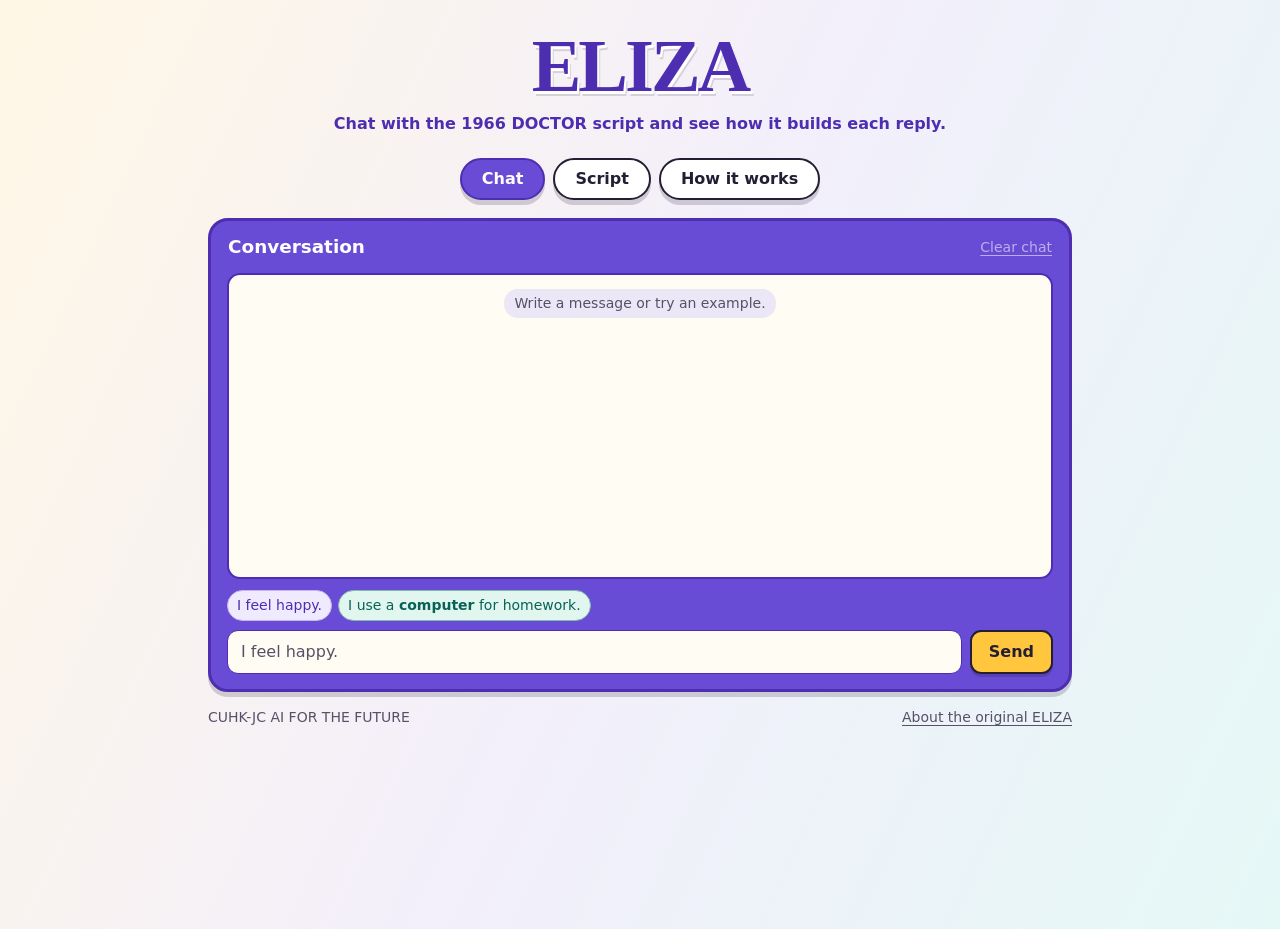
<file: eliza/eliza-complex/index.html>
<!doctype html>
<html lang="en">
<head>
  <meta charset="utf-8">
  <meta name="viewport" content="width=device-width, initial-scale=1">
  <meta name="description" content="Chat with ELIZA and see how the 1966 DOCTOR script builds each reply.">
  <title>ELIZA</title>
  <link rel="stylesheet" href="style.css">
  <script defer src="vendor/eliza-hay.js"></script>
  <script defer src="app.js"></script>
</head>
<body>
  <main>
    <header class="page-header">
      <h1>ELIZA</h1>
      <p>Chat with the 1966 DOCTOR script and see how it builds each reply.</p>
    </header>

    <div class="tabs" role="tablist" aria-label="ELIZA views">
      <button type="button" id="chat-tab" role="tab" aria-selected="true" aria-controls="chat-panel">Chat</button>
      <button type="button" id="script-tab" role="tab" aria-selected="false" aria-controls="script-panel" tabindex="-1">Script</button>
      <button type="button" id="how-tab" role="tab" aria-selected="false" aria-controls="how-panel" tabindex="-1">How it works</button>
    </div>

    <section id="chat-panel" role="tabpanel" aria-labelledby="chat-tab">
      <div class="panel chat-window">
        <div class="chat-heading">
          <h2>Conversation</h2>
          <button type="button" class="text-button" id="clear-chat" disabled>Clear chat</button>
        </div>
        <div id="chat-log" class="chat-log" role="log" aria-label="Conversation" aria-live="polite" aria-relevant="additions">
          <p id="starter" class="starter">Write a message or try an example.</p>
        </div>
        <form id="chat-form" class="chat-form">
          <div class="examples" aria-label="Example messages">
            <button class="example" type="button" data-example="I feel happy.">I feel happy.</button>
            <button class="example computer-example" type="button" data-example="I use a computer for homework.">I use a <strong>computer</strong> for homework.</button>
          </div>
          <p id="chat-status" class="status" role="status"></p>
          <label class="visually-hidden" for="chat-input">Your message</label>
          <div class="compose">
            <input id="chat-input" name="message" type="text" placeholder="I feel happy." maxlength="240" required autocomplete="off">
            <button id="send" type="submit" class="primary">Send</button>
          </div>
        </form>
      </div>
      <section id="reply-explanation" class="trace" aria-labelledby="trace-title" hidden>
        <div class="trace-heading">
          <h2 id="trace-title" tabindex="-1">How ELIZA replied</h2>
          <p id="explained-reply"></p>
        </div>
        <div id="trace-body"></div>
      </section>
    </section>

    <section id="how-panel" class="panel how-panel" role="tabpanel" aria-labelledby="how-tab" hidden>
      <h2>Inside the DOCTOR script</h2>
      <p class="intro">DOCTOR has <strong id="keyword-count"></strong> keywords. A keyword can lead to several rules, and each rule can have several replies.</p>

      <figure class="script-tree" aria-label="One keyword branches into rules, and each rule branches into reply templates">
        <dl class="tree-example">
          <div><dt>Original message · Find the keyword</dt><dd><strong>You</strong> surprised me.</dd></div>
          <div><dt>Switched wording · Match a rule</dt><dd><strong>I</strong> surprised <strong>you</strong></dd></div>
        </dl>
        <div class="tree-keyword"><span>Keyword</span><strong>you</strong></div>
        <ul class="tree-branches" role="list">
          <li>
            <div class="tree-rule">
              <div class="tree-rule-heading"><span>Rule 3</span> <code class="pattern-token">(0 I 0 YOU)</code></div>
              <p>Matches when the switched sentence ends in <strong>you</strong> and has an <strong>I</strong> earlier.</p>
            </div>
            <div class="tree-replies">
              <strong>Replies</strong>
              <ul role="list" aria-label="Example replies">
                <li>Why do you think I <mark>[words in between]</mark> you?</li>
                <li>What makes you think I <mark>[words in between]</mark> you?</li>
              </ul>
            </div>
          </li>
          <li>
            <div class="tree-rule">
              <div class="tree-rule-heading"><span>Rule 4</span> <code class="pattern-token">(0 I 0)</code></div>
              <p>Matches if <strong>I</strong> appears anywhere in the switched sentence.</p>
            </div>
            <div class="tree-replies">
              <strong>Replies</strong>
              <ul role="list" aria-label="Example replies">
                <li>Oh, I <mark>[words after I]</mark>.</li>
                <li>What are your feelings now?</li>
              </ul>
            </div>
          </li>
        </ul>
        <figcaption>Two of the rules for <strong>you</strong> and some of their reply templates. The green spaces take words from the message after the perspective switch.</figcaption>
      </figure>

      <h3>From message to reply</h3>
      <p class="intro">Try the message <strong>“You surprised me.”</strong></p>
      <ol class="workflow" role="list">
        <li><span class="step-number" aria-hidden="true">1</span><div><strong>Find the keyword</strong><p>ELIZA sees <strong>you</strong> in what you typed and keeps its rule list.</p></div></li>
        <li><span class="step-number" aria-hidden="true">2</span><div><strong>Switch perspective</strong><p>During the same scan, “You surprised me” becomes “I surprised you” so the words fit naturally into the reply.</p></div></li>
        <li><span class="step-number" aria-hidden="true">3</span><div><strong>Match a rule</strong><p>Rule 3 matches <strong>I surprised you</strong>. The word between <strong>I</strong> and <strong>you</strong> forms part 3, <strong class="workflow-reuse">surprised</strong>.</p></div></li>
        <li><span class="step-number" aria-hidden="true">4</span><div><strong>Build the reply</strong><p>ELIZA fills the space in a prepared reply. “Why do you think I <strong class="workflow-reuse">surprised</strong> you?”</p></div></li>
      </ol>
      <button type="button" class="primary" id="try-workflow">Try it in Chat</button>
    </section>

    <section id="script-panel" class="panel script-panel" role="tabpanel" aria-labelledby="script-tab" hidden>
      <h2>Work with the script</h2>
      <fieldset class="editor-mode">
        <legend class="visually-hidden">Choose what to do</legend>
        <label><input type="radio" name="script-mode" value="edit" checked><span>Edit existing</span></label>
        <label><input type="radio" name="script-mode" value="add"><span>Add a rule</span></label>
      </fieldset>
      <form id="script-form">
        <fieldset class="editor-step">
          <legend>1. Keyword</legend>
          <label for="edit-group">Keyword group</label>
          <select id="edit-group"></select>
          <label for="edit-aliases">Extra keywords for this group</label>
          <input id="edit-aliases" type="text" placeholder="Separate extra words with commas" maxlength="100" autocomplete="off">
        </fieldset>
        <fieldset class="editor-step">
          <legend>2. Rule</legend>
          <label for="edit-rule">Rule to edit</label>
          <select id="edit-rule"></select>
          <div id="edit-pattern" class="edit-rule-preview"></div>
          <label for="edit-condition">Match when the switched wording</label>
          <select id="edit-condition">
            <option value="original">Fits the original pattern</option>
            <option value="contains">Contains these words</option>
            <option value="any">Can be anything</option>
          </select>
          <div id="edit-phrase-field" hidden>
            <label for="edit-phrase">Words to match</label>
            <input id="edit-phrase" type="text" placeholder="you feel" maxlength="64" autocomplete="off">
          </div>
          <p id="edit-condition-help" class="help"></p>
        </fieldset>
        <fieldset class="editor-step">
          <legend>3. Reply</legend>
          <label for="template">Reply template</label>
          <input id="template" type="text" aria-describedby="template-help" maxlength="160" autocomplete="off" required>
          <p id="template-help" class="help"></p>
        </fieldset>
        <label for="edit-test">Message to test <span class="help">(optional)</span></label>
        <input id="edit-test" type="text" maxlength="240" autocomplete="off">
        <div class="editor-actions">
          <button type="submit" class="primary" id="apply-template">Save and try</button>
          <button type="button" class="text-button" id="restore-template">Restore this rule</button>
        </div>
        <p id="script-status" class="status" role="status"></p>
      </form>
      <form id="add-rule-form" hidden>
        <p class="intro">Give ELIZA a rule for talking about AI. What could it ask about using AI at school?</p>
        <fieldset class="editor-step">
          <legend>1. Keyword</legend>
          <label for="add-keyword">New keyword</label>
          <input id="add-keyword" type="text" value="AI" maxlength="24" autocomplete="off" required>
        </fieldset>
        <fieldset class="editor-step">
          <legend>2. Rule</legend>
          <label for="add-condition">Match when the switched wording</label>
          <select id="add-condition">
            <option value="any">Can be anything</option>
            <option value="contains">Contains these words</option>
          </select>
          <div id="add-phrase-field" hidden>
            <label for="add-phrase">Words to match</label>
            <input id="add-phrase" type="text" placeholder="for homework" maxlength="64" autocomplete="off">
          </div>
        </fieldset>
        <fieldset class="editor-step">
          <legend>3. Reply</legend>
          <label for="add-reply">Reply template</label>
          <input id="add-reply" type="text" value="How do you use AI when you study?" aria-describedby="add-template-help" maxlength="160" autocomplete="off" required>
          <p id="add-template-help" class="help"></p>
        </fieldset>
        <label for="add-test">Message to test <span class="help">(optional)</span></label>
        <input id="add-test" type="text" value="I use AI for homework." maxlength="240" autocomplete="off">
        <div class="editor-actions"><button type="submit" class="primary" id="add-rule">Add and try</button></div>
        <p id="add-status" class="status" role="status"></p>
      </form>
    </section>

    <footer>
      <span>CUHK-JC AI FOR THE FUTURE</span>
      <a href="https://findingeliza.org/how.html" target="_blank" rel="noopener noreferrer">About the original ELIZA</a>
    </footer>
  </main>
</body>
</html>
</file>
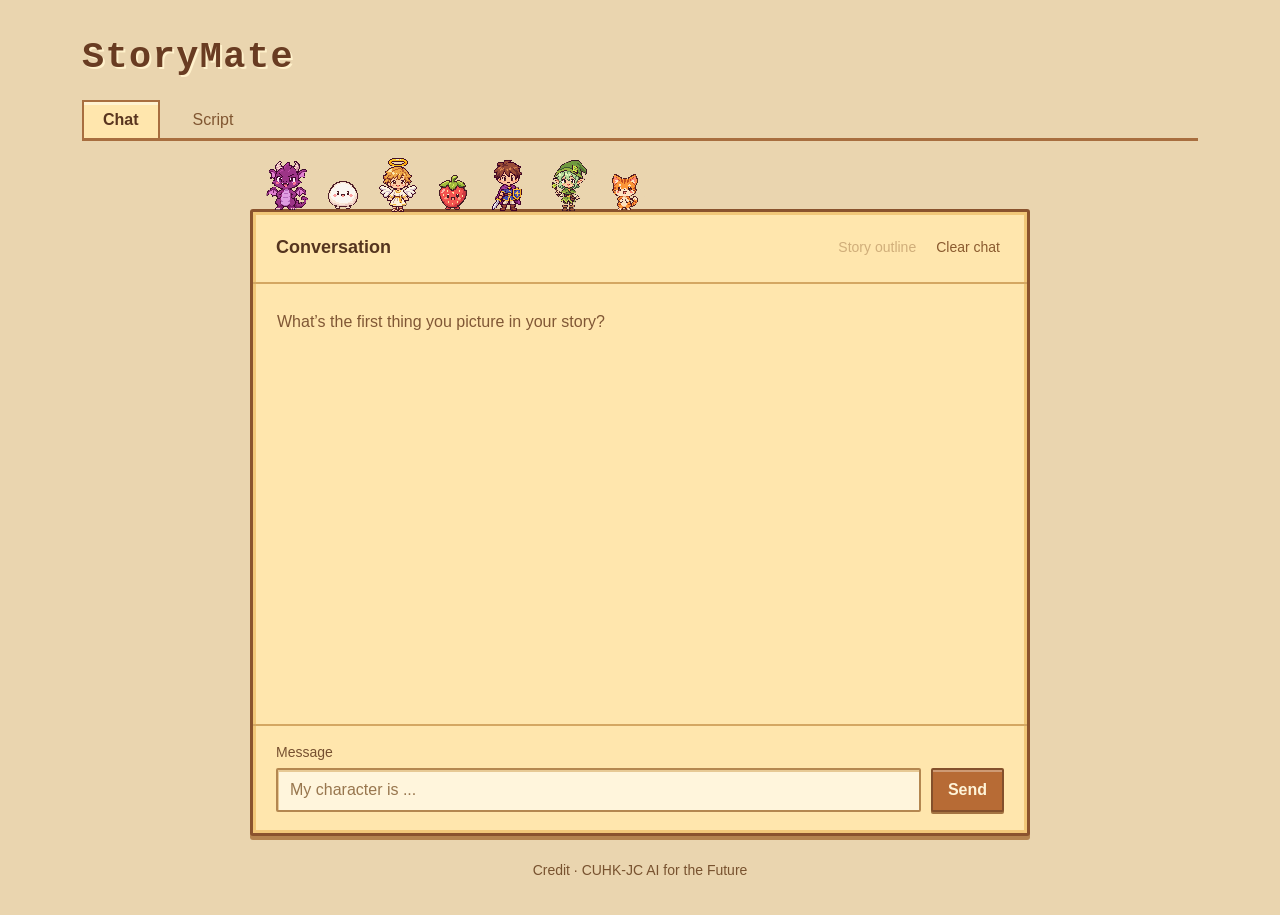
<file: eliza/index_story.html>
<!doctype html>
<html lang="en">
<head>
  <meta charset="utf-8">
  <meta name="viewport" content="width=device-width, initial-scale=1">
  <title>StoryMate</title>
  <style>
    :root { color-scheme: light; font-family: "Trebuchet MS", Verdana, sans-serif; color: #55351f; background: #ead5af; font-size: 16px; }
    * { box-sizing: border-box; }
    [hidden] { display: none !important; }
    body { margin: 0; }
    button, input, textarea { font: inherit; }
    button { cursor: pointer; }
    button:disabled { cursor: default; opacity: .4; }
    button:focus-visible, input:focus-visible, textarea:focus-visible, summary:focus-visible { outline: 3px solid #bf7e27; outline-offset: 4px; }
    .page { max-width: 1180px; padding: 36px 32px 34px; margin: auto; }
    header { margin-bottom: 22px; }
    h1 { font: bold clamp(1.65rem, 4vw, 2.3rem) "Courier New", monospace; letter-spacing: .04em; margin: 0; color: #693c22; text-shadow: 2px 2px #fff1cb; }
    h2 { font-size: 1.125rem; margin: 0; }
    .view-tabs { display: flex; gap: 12px; border-bottom: 3px solid #a86e3f; margin-bottom: 24px; }
    .view-tab { border: 2px solid transparent; border-bottom: 0; padding: 9px 19px; background: transparent; color: #805631; }
    .view-tab[aria-selected="true"] { background: #ffe6ad; border-color: #a86e3f; color: #59351f; box-shadow: inset 0 3px #fff2d0; font-weight: 700; }
    .card { background: #ffe6ad; border: 3px solid #8a532d; border-radius: 3px; box-shadow: inset 0 0 0 3px #f1c778, 0 4px 0 #b4844f; overflow: hidden; }
    .chat { max-width: 780px; margin: 0 auto; }
    .chat-heading { display: flex; flex-wrap: wrap; gap: 6px 14px; justify-content: space-between; align-items: center; padding: 17px 23px; border-bottom: 2px solid #d4a762; }
    .chat-actions { display: flex; align-items: center; gap: 12px; }
    .outline { max-width: 100%; }
    .outline h3 { margin: 0 0 10px; font-size: 1rem; }
    .outline ul { padding-left: 20px; margin: 0; }
    .outline li + li { margin-top: 7px; }
    .chat-log { height: min(50vh, 440px); min-height: 280px; overflow-y: auto; padding: 24px; scrollbar-color: #b8874e #f7dba4; }
    .chat-greeting { color: #805735; line-height: 1.7; margin: 0; }
    .chat-turn { max-width: 87%; margin-bottom: 20px; }
    .chat-turn.user { margin-left: auto; }
    .speaker { font-size: .875rem; font-weight: 700; color: #8a5d38; margin: 0 0 7px; }
    .chat-turn .speaker { margin-bottom: 5px; }
    .bubble { padding: 12px 15px; border: 1px solid #cfab70; border-radius: 3px; line-height: 1.65; overflow-wrap: anywhere; margin: 0 0 20px; }
    .bubble.user { background: #f5d38f; }
    .bubble.eliza { background: #fff3d4; color: #53371f; }
    .bubble.pending { color: #967449; background: #fbe4b2; font-size: .875rem; }
    .chat-turn .bubble { margin-bottom: 0; }
    .message-explain { display: block; margin: 4px 0 0; padding: 4px 0; }
    .chat-form { border-top: 2px solid #d4a762; padding: 18px 23px 21px; }
    .chat-compose { display: grid; grid-template-columns: minmax(0, 1fr) auto; gap: 10px; }
    label { display: block; font-size: .875rem; color: #765030; margin-bottom: 8px; }
    input, textarea { width: 100%; background: #fff5dc; border: 2px solid #b48750; border-radius: 2px; padding: 11px 12px; color: #51371f; box-shadow: inset 1px 2px #e7c995; }
    input::placeholder, textarea::placeholder { color: #98764e; }
    textarea { resize: vertical; min-height: 75px; line-height: 1.6; }
    .primary, .secondary { border: 2px solid #84502c; border-radius: 2px; padding: 10px 15px; box-shadow: inset 0 2px #ffffff50, 0 2px #a47442; }
    .primary { background: #b76b35; color: #fff4d8; font-weight: 700; }
    .primary:hover { background: #a85b2c; }
    .secondary { background: #f8d18c; color: #654020; }
    .secondary:hover { background: #efc273; }
    form .primary { width: 100%; margin-top: 12px; }
    .chat-form .primary { width: auto; margin: 0; }
    .text-button { background: none; border: 0; color: #8b5b2f; font-size: .875rem; padding: 10px 4px; }
    .text-button:hover { color: #59341a; text-decoration: underline; }
    .status { font-size: .875rem; color: #86613b; line-height: 1.5; margin: 10px 0 17px; }
    .status.error { color: #a13d2b; }
    .status:empty { display: none; }
    .layout { display: grid; grid-template-columns: minmax(280px, .78fr) minmax(0, 1.6fr); gap: 20px; align-items: stretch; }
    .left { padding: 23px; }
    .left h2 { margin-bottom: 20px; }
    .examples { display: flex; flex-wrap: wrap; gap: 7px; margin: 20px 0 24px; }
    .example { background: #fff0c8; color: #80522c; border: 1px solid #bc9056; border-radius: 2px; padding: 7px 9px; font-size: .875rem; }
    .example:hover { background: #f8d596; }
    .dialogue { border-top: 1px solid #d4ad73; padding-top: 20px; }
    .machine { display: flex; flex-direction: column; }
    .machine-heading { display: flex; justify-content: space-between; align-items: center; gap: 12px; padding: 22px 23px 18px; }
    .step-count { font-size: .875rem; font-variant-numeric: tabular-nums; color: #93693e; }
    .steps { display: grid; grid-template-columns: repeat(6, minmax(0, 1fr)); padding: 0 17px 18px; gap: 5px; }
    .step { background: #f8d999; border: 1px solid #c49656; border-radius: 2px; color: #916a3b; padding: 9px 2px; font-size: .875rem; }
    .step[aria-current="step"] { background: #b76b35; color: #fff4d8; border-color: #84502c; font-weight: 700; }
    .step.visited:not([aria-current="step"]) { background: #e8c381; color: #79512c; }
    .screen { margin: 0 23px; background: #fff2cf; color: #573c25; border: 2px solid #ceac70; border-radius: 2px; padding: 23px; min-height: 300px; flex: 1; }
    .screen h3 { font-size: 1.2rem; line-height: 1.5; margin: 0 0 10px; }
    .explanation { color: #8b6a43; line-height: 1.7; margin: 0 0 19px; font-size: .9375rem; }
    .code { font-size: 1rem; line-height: 1.9; overflow-wrap: anywhere; white-space: pre-wrap; margin: 0; }
    .code-label { color: #947044; font-size: .875rem; margin: 14px 0 5px; }
    .chips { display: flex; flex-wrap: wrap; gap: 7px; }
    .chip { background: #fff8e4; border: 1px solid #d2b17c; color: #85623b; border-radius: 2px; padding: 5px 10px; line-height: 1.65; }
    .chip.selected { background: #f3cd80; border-color: #ba8740; color: #6c431d; }
    .chip.part { background: #eaf0c6; border-color: #adbb75; color: #65713a; }
    .screen mark { color: #785022; background: #f1d795; border-radius: 2px; padding: 2px 5px; }
    .detail { border-top: 1px solid #dcc18c; margin-top: 18px; padding-top: 14px; color: #8b6a43; font-size: .875rem; line-height: 1.7; }
    .nav { display: flex; gap: 9px; padding: 20px 23px 24px; align-items: center; }
    .nav .text-button { margin-left: auto; }
    .character-frame { position: relative; max-width: 780px; margin: 68px auto 0; }
    .rules-frame { position: relative; margin-top: 68px; }
    .parade-track { --sprite-size: clamp(28px, 8vw, 56px); --party-width: calc(var(--sprite-size) * 6.25 + 36px); position: absolute; top: -62px; left: 10px; right: 10px; width: calc(100% - 20px); height: 66px; padding: 0; border: 0; background: none; z-index: 2; cursor: pointer; }
    .parade-party { position: absolute; bottom: 0; left: 0; width: var(--party-width); display: flex; align-items: end; gap: 6px; animation: stroll 20s linear infinite; }
    .walker { display: block; width: var(--sprite-size); height: var(--sprite-size); flex: none; animation: face-direction 20s step-end infinite; }
    .walker img { display: block; width: 100%; height: 100%; object-fit: contain; image-rendering: pixelated; transform-origin: 50% 90%; animation: little-steps .6s steps(2, end) infinite; animation-delay: var(--hop-delay, 0s); }
    .walker:nth-child(2) { --hop-delay: -.15s; }
    .walker:nth-child(3) { --hop-delay: -.3s; }
    .walker:nth-child(4) { --hop-delay: -.45s; }
    .walker:nth-child(5) { --hop-delay: -.2s; }
    .walker:nth-child(6) { --hop-delay: -.35s; }
    .walker:nth-child(7) { --hop-delay: -.5s; }
    .walker.small { width: calc(var(--sprite-size) * .75); height: calc(var(--sprite-size) * .75); }
    .parade-track.is-paused .parade-party, .parade-track.is-paused .walker, .parade-track.is-paused img { animation-play-state: paused; }
    @keyframes stroll { 0%, 100% { left: 0; } 47%, 50% { left: calc(100% - var(--party-width)); } 97% { left: 0; } }
    @keyframes face-direction { 0% { transform: scaleX(1); } 50% { transform: scaleX(-1); } 100% { transform: scaleX(1); } }
    @keyframes little-steps { 0%, 100% { transform: translateY(0) rotate(-2deg); } 50% { transform: translateY(-3px) rotate(2deg); } }
    @media (prefers-reduced-motion: reduce) { .parade-party, .walker, .walker img { animation: none; } }
    .editor { padding: 24px; }
    .editor-heading, .editor-actions { display: flex; flex-wrap: wrap; gap: 10px; align-items: center; }
    .editor-heading { justify-content: space-between; }
    .editor-note { color: #87623c; font-size: .875rem; line-height: 1.7; margin: 15px 0 20px; }
    .word-groups { color: #87623c; font-size: .875rem; line-height: 1.7; margin: -8px 0 18px; }
    .word-groups summary { cursor: pointer; }
    .word-groups p { margin: 8px 0 0; }
    #keyword-groups { display: grid; grid-template-columns: repeat(2, minmax(0, 1fr)); gap: 18px; align-items: start; }
    .keyword-group { min-width: 0; margin: 0; border: 2px solid #c59b5e; border-radius: 2px; padding: 14px; background: #fff0c9; }
    .keyword-fields { display: grid; grid-template-columns: minmax(0, 1fr) auto; gap: 8px; align-items: start; background: #f3ce86; border: 1px solid #d7ae64; padding: 12px; }
    .keyword-fields label { color: #80501f; font-weight: 700; }
    .keyword-fields .text-button { padding: 0; font-size: .8125rem; }
    .pattern-fields { display: grid; grid-template-columns: minmax(0, .85fr) minmax(0, 1.3fr); gap: 10px; margin-top: 12px; align-items: start; }
    .condition-column { background: #fff7df; border: 1px solid #dbc38e; padding: 12px; }
    .reply-column { background: #e7edc4; border: 1px solid #bdc68c; padding: 12px; }
    .condition-column label { color: #8a682d; font-weight: 700; }
    .reply-column label { color: #657239; font-weight: 700; }
    .editor input, .editor textarea { font-size: .9375rem; padding: 9px 10px; background: #fffaea; }
    .pattern-fields .text-button { grid-column: 1 / -1; margin: 0; padding: 0; justify-self: end; font-size: .8125rem; }
    .rule-footer { display: flex; align-items: start; justify-content: space-between; gap: 10px; margin-top: 10px; }
    .rule-footer > .text-button { padding: 4px 0; }
    .priority-options { color: #997448; font-size: .875rem; }
    .priority-options summary { padding: 4px 0; cursor: pointer; }
    .priority-options input { width: 90px; margin-top: 5px; }
    .editor .status { margin-bottom: 0; }
    .fallback-editor { max-width: 680px; padding: 15px; background: #f7dca5; border: 1px solid #c9a36a; margin: 20px 0; }
    .fallback-editor textarea { min-height: 75px; }
    .editor-actions .text-button { margin-left: auto; }
    .walkthrough { margin-top: 25px; }
    .walkthrough > summary { cursor: pointer; font-weight: 700; padding: 20px 23px; }
    .walkthrough .layout { padding: 0 20px 20px; }
    @media (max-width: 1000px) { #keyword-groups { grid-template-columns: 1fr; } }
    @media (max-width: 850px) { .page { padding: 25px 18px; } .layout { grid-template-columns: 1fr; } .left { padding: 22px; } .examples { margin-bottom: 18px; } .screen { min-height: 280px; } }
    @media (max-width: 650px) { .pattern-fields { grid-template-columns: 1fr; } .editor { padding: 18px; } .walkthrough .layout { padding: 0 12px 12px; } }
    @media (max-width: 420px) { .parade-track { --sprite-size: clamp(28px, 8vw, 36px); top: -42px; height: 46px; } .character-frame, .rules-frame { margin-top: 48px; } .steps { padding: 0 12px 18px; gap: 3px; } .step { font-size: .8125rem; } .screen { margin: 0 14px; padding: 19px; } .machine-heading { padding-left: 20px; padding-right: 20px; } .nav { padding: 18px 14px; gap: 7px; flex-wrap: wrap; } }
    select { width: 100%; font: inherit; appearance: none; border: 2px solid #b48750; border-radius: 2px; padding: 10px 36px 10px 12px; background: #fff5dc; color: #51371f; box-shadow: inset 1px 2px #e7c995; }
    select:focus-visible { outline: 3px solid #bf7e27; outline-offset: 4px; }
    .select-wrap { position: relative; }
    .select-wrap:after { content: ""; position: absolute; right: 14px; top: calc(50% - 5px); width: 8px; height: 8px; border-right: 2px solid #84502c; border-bottom: 2px solid #84502c; transform: rotate(45deg); pointer-events: none; }
    .studio-grid { display: grid; grid-template-columns: minmax(0, .95fr) minmax(0, 1.05fr); gap: 23px; align-items: start; }
    .script-card, .trace-card { padding: 23px; }
    .script-card > h2, .trace-card > h2 { margin-bottom: 20px; }
    .script-card > label { margin-bottom: 7px; }
    #script-body { margin-top: 19px; max-height: 620px; overflow-y: auto; scrollbar-color: #b8874e #f7dba4; padding-right: 4px; }
    .script-keywords { padding: 12px 14px; background: #f3ce86; border: 1px solid #cba268; }
    .script-keywords p { margin: 0; line-height: 1.65; }
    .script-keywords .small-label { margin-bottom: 5px; }
    .small-label { font-size: .875rem; font-weight: 700; color: #80522d; margin: 0 0 8px; }
    .outer-if { margin: 17px 0 14px; font-size: .9375rem; line-height: 1.7; }
    .syntax { color: #975027; font-weight: 700; white-space: nowrap; }
    .script-rules { border-left: 3px solid #cea668; padding-left: 13px; }
    .script-rule { border: 1px solid #d5b47b; background: #fff1cd; padding: 13px; margin-bottom: 13px; }
    .active-rule { border: 2px solid #9ca95a; padding: 12px; background: #fff7dc; }
    .script-rule-heading, .trace-rule-heading { display: flex; align-items: center; justify-content: space-between; gap: 10px; margin-bottom: 10px; }
    .script-rule h3, .trace-heading { margin: 0; font-size: 1rem; }
    .script-rule-heading .text-button, .trace-rule-heading .text-button { padding: 0; }
    .script-line { display: grid; grid-template-columns: 78px minmax(0, 1fr); gap: 10px; margin: 8px 0; line-height: 1.75; font-size: .9375rem; overflow-wrap: anywhere; }
    .named-slot { display: inline; padding: 2px 4px; background: #dde8b0; color: #56612f; border-bottom: 2px solid #8b9d4d; box-decoration-break: clone; }
    .script-actions { display: flex; gap: 12px; align-items: center; justify-content: space-between; margin-top: 18px; }
    .empty-script { color: #8b6b43; line-height: 1.7; }
    .trace-card { overflow: visible; position: sticky; top: 20px; }
    .trace-form { margin-bottom: 18px; }
    .trace-compose { display: grid; grid-template-columns: minmax(0, 1fr) auto; gap: 8px; }
    .trace-form .primary { width: auto; margin: 0; padding-left: 10px; padding-right: 10px; }
    .trace-compose input { min-width: 0; }
    .trace-source { position: sticky; top: 8px; z-index: 1; padding: 14px; background: #fff4d6; border: 2px solid #c4a16b; box-shadow: 0 3px #ead19e; }
    .annotated-message { font-size: 1.18rem; line-height: 1.85; margin: 6px 0 0; overflow-wrap: anywhere; }
    .keyword-match { font-size: 1rem; line-height: 1.65; margin: 10px 0 0; overflow-wrap: anywhere; }
    .found-keyword { text-decoration: underline; text-decoration-color: #af712d; text-decoration-thickness: 3px; text-underline-offset: 4px; font-weight: 700; }
    .found-phrase { background: #f3d695; }
    .reused-text { background: #dde8b0; color: #4e5a2e; border-bottom: 2px solid #8b9d4d; padding: 2px 0; box-decoration-break: clone; }
    .source-key { margin: 10px 0 0; font-size: .8125rem; color: #8c7149; line-height: 1.6; }
    .matched-rule { padding: 16px 0; border-bottom: 1px solid #cfa96f; }
    .rule-reason { font-size: 1rem; line-height: 1.7; margin: 8px 0 0; }
    .capture-binding { display: flex; flex-wrap: wrap; align-items: baseline; gap: 8px; line-height: 1.75; margin: 8px 0 0; font-size: 1rem; overflow-wrap: anywhere; }
    .match-fragment { padding: 2px 4px; background: #f3d695; }
    .trace-result { padding: 18px 0 3px; }
    .trace-result .trace-heading { margin-bottom: 8px; }
    .reply-template { font-size: .9375rem; line-height: 1.7; margin: 0 0 9px; overflow-wrap: anywhere; }
    .reply-template .syntax { margin-right: .5em; }
    .built-reply { font-size: 1.13rem; line-height: 1.85; margin: 0; overflow-wrap: anywhere; }
    .trace-more { margin-top: 17px; font-size: .875rem; color: #8c7149; line-height: 1.7; }
    .trace-more summary { cursor: pointer; }
    .trace-more p { margin: 10px 0 0; }
    .rule-dialog { width: min(620px, calc(100% - 32px)); max-height: calc(100vh - 40px); overflow-y: auto; padding: 24px; border: 3px solid #84502c; border-radius: 3px; background: #ffe6ad; color: #55351f; box-shadow: inset 0 0 0 3px #f1c778, 0 4px 0 #a57442; }
    .rule-dialog::backdrop { background: #38221488; }
    .rule-dialog h2 { margin-bottom: 18px; }
    .editor-if, .editor-match, .editor-then { border: 1px solid #cba46b; padding: 14px; margin-bottom: 13px; }
    .editor-if { background: #f3ce86; }
    .editor-match { background: #fff5d9; }
    .editor-then { background: #e7edc4; }
    .editor-if > label, .editor-match > label, .editor-then > label { font-weight: 700; }
    .field-help { margin: 7px 0 0; font-size: .8125rem; line-height: 1.65; color: #8b7147; }
    .extra-field { margin-top: 13px; }
    .reply-tools { display: flex; gap: 8px; align-items: center; justify-content: space-between; flex-wrap: wrap; }
    .reply-tools .text-button { padding: 8px 0 0; }
    .editor-more { font-size: .875rem; color: #8c7149; margin: 15px 0; }
    .editor-more summary { cursor: pointer; }
    .editor-more label { margin-top: 12px; }
    .dialog-actions { display: flex; flex-wrap: wrap; gap: 10px; align-items: center; margin-top: 17px; }
    .dialog-actions .primary { width: auto; margin: 0; }
    .dialog-actions .text-button { margin-left: auto; }
    @media (max-width: 900px) { .studio-grid { grid-template-columns: 1fr; } .trace-card { position: static; } #script-body { max-height: 500px; } }
    @media (max-width: 500px) { .script-card, .trace-card { padding: 18px; } .script-line { grid-template-columns: 72px minmax(0, 1fr); gap: 8px; } .rule-dialog { padding: 19px; } .script-rules { padding-left: 9px; } }

    .script-order { font-size: .8125rem; color: #94734a; margin: -8px 0 14px; }
    .reply-or { color: #94734a; font-size: .8125rem; }
    .recorded-note { font-size: .8125rem; color: #96764b; padding: 9px 10px; background: #f7daa3; line-height: 1.6; }
    .character-words-form { margin-top: 13px; }
    .character-words-form label { margin-bottom: 6px; }
    .word-compose { display: grid; grid-template-columns: minmax(0, 1fr) auto; gap: 8px; }
    .word-compose input { min-width: 0; }
    .word-compose .secondary { padding-left: 10px; padding-right: 10px; font-size: .875rem; }
    .memory-note { margin: 10px 0 0; color: #657138; font-size: .875rem; line-height: 1.6; }
    .memory-source { color: #8c7149; margin-top: 7px; font-size: .8125rem; line-height: 1.6; }
    .memory-source summary { cursor: pointer; }
    .memory-source p { margin: 6px 0 0; }
    .context-word { border-bottom: 2px dotted #718744; }
    .site-credit { margin: 24px 0 0; color: #78522f; font-size: .875rem; line-height: 1.5; text-align: center; }
  </style>
</head>
<body>
  <main class="page">
    <header>
      <div>
        <h1>StoryMate</h1>
      </div>
    </header>

    <nav class="view-tabs" role="tablist" aria-label="StoryMate views">
      <button class="view-tab" id="chat-tab" role="tab" aria-selected="true" aria-controls="chat-panel" tabindex="0" type="button">Chat</button>
      <button class="view-tab" id="explain-tab" role="tab" aria-selected="false" aria-controls="explain-panel" tabindex="-1" type="button">Script</button>
    </nav>

    <section id="chat-panel" role="tabpanel" aria-labelledby="chat-tab">
    <div class="character-frame">
      <button class="parade-track" type="button" aria-label="Pause characters" aria-pressed="false" title="Pause characters">
        <span class="parade-party" aria-hidden="true">
          <span class="walker"><img src="assets/pixel-characters/dragon.png" alt="" width="56" height="56" draggable="false"></span>
          <span class="walker small"><img src="assets/pixel-characters/dumpling.png" alt="" width="42" height="42" draggable="false"></span>
          <span class="walker"><img src="assets/pixel-characters/angel.png" alt="" width="56" height="56" draggable="false"></span>
          <span class="walker small"><img src="assets/pixel-characters/strawberry.png" alt="" width="42" height="42" draggable="false"></span>
          <span class="walker"><img src="assets/pixel-characters/hero.png" alt="" width="56" height="56" draggable="false"></span>
          <span class="walker"><img src="assets/pixel-characters/elf.png" alt="" width="56" height="56" draggable="false"></span>
          <span class="walker small"><img src="assets/pixel-characters/cat.png" alt="" width="42" height="42" draggable="false"></span>
        </span>
      </button>
      <div class="card chat">
        <div class="chat-heading">
          <h2>Conversation</h2>
          <div class="chat-actions">
            <button class="text-button" id="show-outline" type="button" disabled>Story outline</button>
            <button class="text-button" id="clear-chat" type="button">Clear chat</button>
          </div>
        </div>
        <div class="chat-log" id="chat-log" role="log" aria-label="Conversation" aria-live="polite" aria-relevant="additions">
          <p class="chat-greeting">Tell me a little about your story.</p>
        </div>
        <form class="chat-form" id="chat-form">
          <label for="chat-sentence">Message</label>
          <div class="chat-compose">
            <input id="chat-sentence" placeholder="My character is ..." maxlength="240" autocomplete="off" spellcheck="false" aria-describedby="chat-status">
            <button class="primary" type="submit">Send</button>
          </div>
          <p class="status" id="chat-status" role="status"></p>
        </form>
      </div>
    </div>
    </section>

    <section id="explain-panel" role="tabpanel" aria-labelledby="explain-tab" hidden>
      <div class="rules-frame">
        <button class="parade-track" type="button" aria-label="Pause characters" aria-pressed="false" title="Pause characters">
        <span class="parade-party" aria-hidden="true">
          <span class="walker"><img src="assets/pixel-characters/dragon.png" alt="" width="56" height="56" draggable="false"></span>
          <span class="walker small"><img src="assets/pixel-characters/dumpling.png" alt="" width="42" height="42" draggable="false"></span>
          <span class="walker"><img src="assets/pixel-characters/angel.png" alt="" width="56" height="56" draggable="false"></span>
          <span class="walker small"><img src="assets/pixel-characters/strawberry.png" alt="" width="42" height="42" draggable="false"></span>
          <span class="walker"><img src="assets/pixel-characters/hero.png" alt="" width="56" height="56" draggable="false"></span>
          <span class="walker"><img src="assets/pixel-characters/elf.png" alt="" width="56" height="56" draggable="false"></span>
          <span class="walker small"><img src="assets/pixel-characters/cat.png" alt="" width="42" height="42" draggable="false"></span>
        </span>
      </button>
        <div class="studio-grid">
          <section class="card script-card" aria-labelledby="script-title">
            <h2 id="script-title">Story script</h2>
            <label for="topic-select">Keyword group</label>
            <div class="select-wrap"><select id="topic-select"></select></div>
            <div id="script-body"></div>
            <details class="trace-more">
              <summary>What is [next question]?</summary>
              <p>StoryMate fills this slot with a follow-up based on the story so far. Select Explain beside a chat reply to see which question it chose.</p>
            </details>
            <div class="script-actions">
              <button id="add-rule" type="button" class="secondary">Add a rule</button>
              <button id="restore-defaults" type="button" class="text-button">Restore defaults</button>
            </div>
            <p id="rules-status" class="status" role="status"></p>
          </section>
          <section class="card trace-card" id="explanation" aria-labelledby="trace-title" tabindex="-1">
            <h2 id="trace-title">Explain a reply</h2>
            <form id="trace-form" class="trace-form">
              <label for="trace-input">Sentence to explain</label>
              <div class="trace-compose">
                <input id="trace-input" value="My character is a dragon." maxlength="240" autocomplete="off" spellcheck="false" aria-describedby="trace-status">
                <button class="primary" type="submit">Explain</button>
              </div>
              <p id="trace-status" class="status error" role="status"></p>
            </form>
            <div id="trace-body" aria-live="polite"></div>
          </section>
        </div>
      </div>
    </section>

    <dialog id="rule-dialog" class="rule-dialog" aria-labelledby="editor-title">
      <form id="rule-editor" novalidate>
        <h2 id="editor-title">Edit a rule</h2>
        <div class="editor-if">
          <label for="edit-keywords">if keyword exists</label>
          <textarea id="edit-keywords" rows="2" placeholder="dragon, hero" spellcheck="false"></textarea>
          <p id="keyword-help" class="field-help"></p>
        </div>
        <div class="editor-match">
          <label for="edit-match">if match</label>
          <div class="select-wrap"><select id="edit-match"></select></div>
          <div id="phrase-field" class="extra-field">
            <label for="edit-phrase">Phrase to find</label>
            <input id="edit-phrase" placeholder="character is" spellcheck="false">
          </div>
          <div id="capture-field" class="extra-field">
            <label for="edit-capture">Name this text part</label>
            <input id="edit-capture" value="character" placeholder="character" spellcheck="false">
          </div>
          <p id="match-help" class="field-help"></p>
        </div>
        <div class="editor-then">
          <label for="edit-replies">then reply</label>
          <textarea id="edit-replies" rows="3" placeholder="What is special about [character]?" spellcheck="false"></textarea>
          <div class="reply-tools"><button id="insert-part" type="button" class="text-button">Insert [character]</button><span class="field-help">One reply per line. StoryMate picks one at random.</span></div>
        </div>
        <details id="editor-more" class="editor-more">
          <summary>More options</summary>
          <label for="edit-name">Group name</label><input id="edit-name">
          <label for="edit-priority">Group priority</label><input id="edit-priority" type="number" min="0" max="1000" step="1">
          <p class="field-help">Higher priority groups are checked first when several groups match.</p>
        </details>
        <p id="editor-status" class="status error" role="status"></p>
        <div class="dialog-actions">
          <button type="submit" class="primary">Save rule</button>
          <button id="cancel-editor" type="button" class="secondary">Cancel</button>
          <button id="delete-rule" type="button" class="text-button">Delete this rule</button>
        </div>
      </form>
    </dialog>
    <footer class="site-credit">Credit · CUHK-JC AI for the Future</footer>
  </main>
  <script>
'use strict';

const STORAGE_KEY = 'jc-storymate-script-v2';
const LEGACY_KEY = 'eliza-story-rules-v1';
const CHARACTER_WORDS = ['dragon', 'angel', 'hero', 'elf', 'robot', 'knight'];
const PLACE_WORDS = ['forest', 'castle', 'school', 'planet', 'mountain', 'village', 'island'];
const VOCABULARY_VERSION = 1;
const EXTRA_KEYWORDS = {
  1: ['characters', 'protagonist', 'unicorn', 'fairy', 'wizard', 'witch', 'pirate', 'mermaid', 'giant', 'ghost', 'detective', 'alien', 'fox', 'owl', 'rabbit', 'cat', 'wolf', 'bear'],
  2: ['bakery', 'cave', 'library', 'garden', 'beach', 'ocean', 'desert', 'city', 'town', 'kingdom', 'tower', 'lake', 'farm', 'market', 'spaceship'],
  3: ['wish', 'wishes', 'hope', 'hopes', 'hoping', 'aim', 'aims', 'goal', 'quest', 'mission'],
  4: ['obstacle', 'stuck', 'trapped', 'blocked', 'locked', 'danger', 'storm', 'collapsed'],
  5: ['secrets', 'mystery', 'mysterious', 'clue', 'clues', 'twist', 'unexpected', 'hidden', 'revealed', 'disguise'],
  6: ['endings', 'ends', 'conclusion', 'epilogue', 'afterward', 'afterwards', 'resolution']
};
const OPENING = 'What’s the first thing you picture in your story?';
const STORY_PARTS = [
  {number:1, label:'Character', question:'Who do we follow in this story?'},
  {number:2, label:'Setting', question:'Where does this happen?'},
  {number:3, label:'Goal', question:'What is your character hoping for?'},
  {number:4, label:'Obstacle', question:'What could get in their way?'},
  {number:5, label:'Twist'},
  {number:6, label:'Ending', question:'What does your character do next?'}
];
const GUIDE_SLOT = 'next_question';
const DETAIL_SLOT = 'story_detail';
const MATCH_TYPES = [
  ['keyword', 'A keyword appears'],
  ['phrase', 'The message contains a phrase'],
  ['after', 'Take the text after a phrase'],
  ['character', 'A character is mentioned'],
  ['place', 'A place is mentioned'],
  ['exact', 'The whole message matches a phrase']
];
const copy = value => JSON.parse(JSON.stringify(value));
const $ = id => document.getElementById(id);
const esc = value => String(value).replace(/[&<>"']/g, char => ({'&':'&amp;','<':'&lt;','>':'&gt;','"':'&quot;',"'":'&#39;'}[char]));
const ruleId = (topic, rule) => 'Rule ' + topic.number + '.' + rule.number;
const slotName = rule => rule.type === 'character' ? 'character' : rule.type === 'place' ? 'place' : rule.type === 'after' ? rule.capture : 'keyword';
const defaultRule = (number, type, replies, phrase = '', capture = 'detail') => ({number, type, phrase, capture, replies});
const DEFAULT_REPLY_PARTS = new Map([
  ['1:1',2], ['1:2',2], ['1:3',1], ['2:1',3], ['2:2',3],
  ['3:1',4], ['4:1',6], ['5:1',6], ['5:2',6], ['6:1',null]
]);
const DEFAULT_CONFIG = {
  guidanceVersion: 4,
  vocabularyVersion: VOCABULARY_VERSION,
  nextTopic: 7,
  topics: [
    {number:1, name:'Characters', keywords:['character', ...CHARACTER_WORDS, ...EXTRA_KEYWORDS[1]], priority:10, nextRule:4, rules:[
      defaultRule(1, 'after', [
        'I’m picturing [character] already. Where do we first meet them?',
        'So we’ll follow [character]. What sort of place do they call home?',
        'That gives us someone to follow. Where does the story begin for [character]?'
      ], 'character is', 'character'),
      defaultRule(2, 'character', [
        'We have someone to follow. Where do we first meet them?',
        'I can picture someone at the centre of this story now. Where does your character feel at home?',
        'I’m curious where your character might turn up. What kind of place would surprise them?'
      ]),
      defaultRule(3, 'keyword', [
        'Let’s spend a moment with the character. Who do you picture?',
        'I’m listening. What’s the first thing we’d notice about your character?'
      ])
    ]},
    {number:2, name:'Places', keywords:[...PLACE_WORDS, 'setting', ...EXTRA_KEYWORDS[2]], priority:20, nextRule:3, rules:[
      defaultRule(1, 'place', [
        'The [place] gives us an opening scene. What brings your character there?',
        'I can picture a scene in the [place]. What is your character looking for?',
        'So we’re in the [place]. What does your character hope will happen there?'
      ]),
      defaultRule(2, 'keyword', [
        'We have somewhere for the story to unfold. What draws your character there?',
        'I’m starting to picture the scene. What is your character hoping to do there?'
      ])
    ]},
    {number:3, name:'Goals', keywords:['want', 'wants', 'need', 'needs', ...EXTRA_KEYWORDS[3]], priority:30, nextRule:2, rules:[
      defaultRule(1, 'keyword', [
        'That gives your character a reason to act. What could get in their way?',
        'Now there’s something at stake for your character. Who or what might stand in their way?',
        'They have something to aim for. What might make it harder than they expect?'
      ])
    ]},
    {number:4, name:'Obstacles', keywords:['but', 'cannot', "can't", 'problem', ...EXTRA_KEYWORDS[4]], priority:40, nextRule:2, rules:[
      defaultRule(1, 'keyword', [
        'Things just got harder for your character. How do they respond?',
        'That puts them in a difficult spot. What choice do they make?',
        'That could be the moment the story turns. What happens when your character faces it?'
      ])
    ]},
    {number:5, name:'Secrets', keywords:['secret', 'suddenly', 'strange', ...EXTRA_KEYWORDS[5]], priority:50, nextRule:3, rules:[
      defaultRule(1, 'phrase', [
        'That secret could change everything. Where does it lead by the end?',
        'Now someone has something to hide. How does the story end once someone finds out?',
        'The secret gives us a possible turning point. How might it change the ending?'
      ], 'secret'),
      defaultRule(2, 'keyword', [
        'That takes the story in a new direction. What happens right after the surprise?',
        'I didn’t see that coming. How does your character react?'
      ])
    ]},
    {number:6, name:'Endings', keywords:['ending', 'end', 'finally', ...EXTRA_KEYWORDS[6]], priority:60, nextRule:2, rules:[
      defaultRule(1, 'keyword', [
        'That gives the story a closing scene. What feeling do you want to leave the reader with?',
        'We have an ending to work with. What would stay with the reader afterward?',
        'I can picture the last scene. What might you call this story?'
      ])
    ]}
  ],
  fallback:['I’m following. [next_question]','I can picture that. [next_question]','Let’s keep going. [next_question]']
};
let config = copy(DEFAULT_CONFIG);
let selectedTopic = 1;
let trace = null;
let editState = null;
const lastReplies = new Map();
const chatTurns = [];
const storyMemory = {character:null, characterless:false};
const storyNotes = [];
const skippedParts = new Set();
let askedPart = null;
let completionShown = false;

function characterWords(topic=config.topics.find(item=>item.number===1)) {
  return topic ? topic.keywords.filter(word=>!['character','characters','protagonist'].includes(word)) : CHARACTER_WORDS;
}
function placeWords() {
  const topic=config.topics.find(item=>item.number===2);
  return topic ? topic.keywords.filter(word=>word!=='setting') : PLACE_WORDS;
}
function characterChoice(input) {
  if (input.endsWith('?')) return null;
  const clause=input.toLowerCase().replace(/’/g,"'").replace(/^actually,\s*/,'').split(/[,;.!]/,1)[0].trim();
  const absence=clause.match(/^(?:(?:there is|there are|there's|(?:my |the |this )?story has|it has) )?no (?:main )?characters?(?: in (?:my|the|this) story)?(?: (yet|so far|right now))?$/)
    || clause.match(/^there (?:isn't|aren't) (?:a |any )?(?:main )?characters?(?: (yet|so far|right now))?$/);
  if (absence) return absence[1] ? 'open' : 'absent';
  if (/^(?:my |the )?(?:main )?character (?:is not|isn't)\b/.test(clause)) return 'negated-description';
  return null;
}
function namedCharacter(tokens,input) {
  const phrase=phraseAt(tokens,'character is');
  if (phrase && phrase.last<tokens.length-1) {
    const start=tokens[phrase.last+1].start,end=tokens[tokens.length-1].end;
    return {text:input.slice(start,end),source:input};
  }
  const words=characterWords(), index=tokens.findIndex(token=>words.includes(token.word));
  if (index<0) return null;
  const first=index>0 && ['a','an','the'].includes(tokens[index-1].word) ? index-1 : index;
  const hasDescription=first===0 && ['who','that'].includes(tokens[index+1]?.word);
  const last=hasDescription ? tokens.length-1 : index;
  return {text:input.slice(tokens[first].start,tokens[last].end),source:input};
}

function tokenize(input) {
  return [...input.matchAll(/[a-z]+(?:['’][a-z]+)?|[0-9]+/gi)].map(match => ({
    text:match[0], word:match[0].toLowerCase().replace(/’/g, "'"), start:match.index, end:match.index+match[0].length
  }));
}
function describe(rule) {
  if (rule.type === 'after') return 'Take the text after "' + rule.phrase + '" as [' + rule.capture + '].';
  if (rule.type === 'phrase') return 'The message contains "' + rule.phrase + '".';
  if (rule.type === 'exact') return 'The whole message is "' + rule.phrase + '".';
  if (rule.type === 'character') return 'A character is named, or it, he, she, or they refers to the most recent character.';
  if (rule.type === 'place') return 'A place word from this group appears. Reuse it as [place].';
  return 'Any keyword from this group appears.';
}
function phraseAt(tokens, phrase) {
  const words = tokenize(phrase).map(token => token.word);
  if (!words.length) return null;
  for (let i=0; i<=tokens.length-words.length; i++) {
    if (words.every((word,j) => tokens[i+j].word === word)) return {first:i, last:i+words.length-1};
  }
  return null;
}
function matchRule(rule, tokens, input, hits, reference=null) {
  const captures = {
    message:{text:input,start:0,end:input.length},
    keyword:{text:hits[0].text,start:hits[0].start,end:hits[0].end}
  };
  let anchor = null, primary = null;
  if (rule.type === 'phrase' || rule.type === 'after' || rule.type === 'exact') {
    const found = phraseAt(tokens, rule.phrase);
    if (!found) return null;
    if (rule.type === 'exact' && (found.first !== 0 || found.last !== tokens.length-1)) return null;
    anchor = {start:tokens[found.first].start,end:tokens[found.last].end};
    if (rule.type === 'after') {
      if (found.last === tokens.length-1) return null;
      const start=tokens[found.last+1].start, end=tokens[tokens.length-1].end;
      captures[rule.capture] = {text:input.slice(start,end),start,end};
      const prefixEnd=found.first ? tokens[found.first-1].end : 0;
      captures.before = {text:input.slice(0,prefixEnd),start:0,end:prefixEnd};
      primary=rule.capture;
    }
  } else if (rule.type === 'character' || rule.type === 'place') {
    const words=rule.type === 'character' ? characterWords() : placeWords();
    const token=tokens.find(item => words.includes(item.word));
    if (!token && !(rule.type==='character' && reference)) return null;
    primary=rule.type;
    captures[primary]=token ? {text:token.text,start:token.start,end:token.end}
      : {text:reference.character.text,start:reference.token.start,end:reference.token.end,fromMemory:true,source:reference.character.source};
    anchor=token ? {start:token.start,end:token.end} : {start:reference.token.start,end:reference.token.end};
  }
  return {captures, anchor, primary};
}
function fillTemplate(template, captures) {
  const parts=[];
  const re=/\[([a-z][a-z0-9_]*)\]/gi;
  let offset=0;
  for (const match of template.matchAll(re)) {
    if (match.index > offset) parts.push({text:template.slice(offset,match.index)});
    const name=match[1].toLowerCase();
    const capture=captures[name];
    if (capture?.parts) parts.push(...capture.parts);
    else parts.push({text:capture ? capture.text : '',name});
    offset=match.index+match[0].length;
  }
  if (offset < template.length) parts.push({text:template.slice(offset)});
  return parts;
}
function storyQuestion(plan, input, tokens, newCharacter, selected) {
  const plain={text:plan.nextQuestion};
  if (!plan.note || plan.complete || plan.characterless) return {question:plain};

  const firstWord=tokens[0];
  const lastWord=tokens[tokens.length-1];
  const span=(start,end)=>({text:input.slice(start,end),start,end});
  const lowerArticle=text=>text.replace(/^(A|An|The)\b(?=\s)/, word=>word.toLowerCase());
  let detail, wording;

  if (plan.nextPart===2 && newCharacter && newCharacter.text.length<=72 && !/[.!?]/.test(newCharacter.text)) {
    const start=input.indexOf(newCharacter.text);
    detail=span(start,start+newCharacter.text.length);
    wording=['Where might we meet ',lowerArticle(detail.text),'?'];
  } else if (plan.nextPart===3 && selected?.captures.place) {
    const place=selected.captures.place;
    detail=span(place.start,place.end);
    wording=['What brings your character to the ',detail.text,'?'];
  } else if (plan.nextPart===4) {
    const index=tokens.findIndex((token,i)=>['want','wants','need','needs'].includes(token.word) && tokens[i+1]?.word==='to');
    const actionStart=index>=0 ? tokens[index+2] : firstWord.word==='to' ? tokens[1] : null;
    if (actionStart) {
      const action=input.slice(actionStart.start,lastWord.end).split(/[,.!?;]/,1)[0].trimEnd();
      if (action && action.length<=72) {
        detail=span(actionStart.start,actionStart.start+action.length);
        wording=['What might make it hard to ',detail.text,'?'];
      }
    }
  }

  if (!wording && plan.nextPart===3 && plan.note.parts.includes(2)) {
    return {question:{text:'What brings your character there?'}};
  }
  if (!wording && plan.nextPart===6 && plan.note.parts.includes(4)) {
    return {question:{text:'How does your character respond?'}};
  }

  if (!wording) return {question:plain};
  const [before,text,after]=wording;
  return {
    detail,
    question:{text:before+text+after,parts:[{text:before},{text,name:DETAIL_SLOT},{text:after}]}
  };
}
function planStoryTurn(input, hits, newCharacter, contextCheck, choice) {
  const skipped = contextCheck === 'skip' ? askedPart : null;
  const characterless = choice ? choice==='absent' : storyMemory.characterless && !newCharacter;
  const isStoryDetail = (!contextCheck || choice==='absent') && !input.endsWith('?');
  const mentionedParts = new Set(
    isStoryDetail ? hits.map(hit => hit.topic).filter(number => STORY_PARTS.some(part => part.number === number)) : []
  );
  if (characterless) {
    mentionedParts.delete(1);
    mentionedParts.delete(3);
  }
  if (!newCharacter) mentionedParts.delete(1);
  if (isStoryDetail && newCharacter) mentionedParts.add(1);

  // Short answers such as "A bakery" can answer the last question without a keyword.
  const followsQuestion = isStoryDetail && !contextCheck && !mentionedParts.size && askedPart !== null;
  if (followsQuestion) mentionedParts.add(askedPart);
  const covered = new Set([...skippedParts, ...storyNotes.flatMap(note => note.parts), ...mentionedParts, skipped]);
  const eventQuestions = [
    {number:4, label:'first change', question:'What changes first?'},
    {number:2, label:'setting', question:'Where does it happen?'},
    {number:6, label:'ending', question:'How does it end?'}
  ];
  const questions=characterless ? eventQuestions : STORY_PARTS;
  const next = questions.find(part => part.question && !covered.has(part.number));
  const complete = !next && (storyNotes.length > 0 || isStoryDetail);
  const question = next ? next.question : 'What else would you like to add to your story?';

  return {
    note: isStoryDetail ? {text:input, parts:[...mentionedParts],characterless,choice} : null,
    characterless,
    coveredParts:[...covered],
    skipped,
    nextPart: next?.number ?? null,
    nextLabel: next?.label.toLowerCase() ?? null,
    nextQuestion: complete && !completionShown ? 'Here’s your story outline.' : question,
    complete
  };
}
function analyze(input) {
  const tokens=tokenize(input);
  if (!tokens.length) throw new Error('Enter a short English sentence.');
  if (tokens.length > 60) throw new Error('Use no more than 60 words.');
  const choice=characterChoice(input);
  let newCharacter=choice ? null : namedCharacter(tokens,input);
  // A short introduction can establish a character even when their name isn't in the script.
  const lookingForCharacter=!choice && !storyMemory.characterless && (askedPart===1 || !storyNotes.length);
  if (!newCharacter && lookingForCharacter && tokens.length===2 && ['a','an'].includes(tokens[0].word)
      && !placeWords().includes(tokens[1].word) && !input.endsWith('?')) {
    newCharacter={text:input.slice(tokens[0].start,tokens[1].end),source:input};
  }
  const pronoun=tokens.find(token=>['it','he','she','they','him','her','them'].includes(token.word));
  const reference=!choice && !newCharacter && pronoun && storyMemory.character ? {token:copy(pronoun),character:copy(storyMemory.character)} : null;
  const allHits=[];
  const candidates=config.topics.map((topic, order) => {
    const hits=tokens.filter(token => topic.keywords.includes(token.word)).map(token => ({...token,topic:topic.number,group:topic.name}));
    allHits.push(...hits);
    if (topic.number===1 && !hits.length && reference) hits.push({...pronoun,topic:1,group:topic.name,reference:true});
    return {topic,hits,order};
  }).filter(item=>item.hits.length).sort((a,b)=>b.topic.priority-a.topic.priority || a.order-b.order);
  const attempts=[];
  let selected=null;
  const first=tokens[0].word;
  const responseWords=tokens.map(token=>token.word).join(' ');
  const uncertain = ["i don't know", 'not sure', "i'm not sure", 'no idea', 'maybe'].includes(responseWords);
  const contextCheck=choice ? 'character-'+choice
    : tokens.length===1 && first==='skip' ? 'skip'
    : tokens.length===1 && ['hello','hi','hey'].includes(first) ? 'greeting'
    : uncertain ? 'uncertain'
    : !newCharacter && !allHits.length && !storyMemory.characterless && ['that',"that's"].includes(first) ? 'ambiguous'
    : !newCharacter && pronoun && !storyMemory.character && !storyMemory.characterless ? 'unknown' : null;
  for (const candidate of contextCheck ? [] : candidates) {
    for (const rule of candidate.topic.rules) {
      const match=matchRule(rule,tokens,input,candidate.hits,reference);
      attempts.push({id:ruleId(candidate.topic,rule),description:describe(rule),matched:!!match});
      if (match) { selected={topic:candidate.topic,rule,hits:candidate.hits,...match}; break; }
    }
    if (selected) break;
  }
  if (selected && selected.rule.type==='after' && selected.captures.character && !selected.captures.character.fromMemory) {
    newCharacter={text:selected.captures.character.text,source:input};
  }
  const plan=planStoryTurn(input,allHits,newCharacter,contextCheck,choice);
  const guide=storyQuestion(plan,input,tokens,newCharacter,selected);
  const key=contextCheck ? 'context:'+contextCheck : selected ? selected.topic.number+':'+selected.rule.number : 'fallback';
  const defaultRule=selected && DEFAULT_CONFIG.topics.find(topic=>topic.number===selected.topic.number)
    ?.rules.find(rule=>rule.number===selected.rule.number);
  const isDefault=defaultRule && defaultRule.type===selected.rule.type &&
    defaultRule.phrase===selected.rule.phrase && defaultRule.capture===selected.rule.capture &&
    defaultRule.replies.length===selected.rule.replies.length &&
    defaultRule.replies.every((reply,index)=>reply===selected.rule.replies[index]);
  const preferredPart=isDefault ? DEFAULT_REPLY_PARTS.get(key) : null;
  const needsCharacter=preferredPart===3 && !plan.coveredParts.includes(1);
  const alreadyAnswered=preferredPart===null ? !plan.complete : plan.coveredParts.includes(preferredPart);
  const adjustQuestion=isDefault && !plan.characterless && (needsCharacter || alreadyAnswered);
  const replies=choice==='absent' ? ['Let’s follow an event. [next_question]']
    : choice==='open' ? ['We can leave that open. What else do you picture?']
    : choice==='negated-description' ? ['What do you know about your character so far?']
    : contextCheck==='skip' ? ['[next_question]']
    : contextCheck==='greeting' ? [OPENING]
    : contextCheck==='uncertain' ? ['We can leave that open. What part of the story can you picture?']
    : contextCheck==='ambiguous' ? ['Which part of the story are you thinking of?']
    : contextCheck==='unknown' ? ['Who does “'+pronoun.text+'” refer to in your story?']
    : plan.characterless && isDefault ? config.fallback
    : selected ? selected.rule.replies : config.fallback;
  const previous=lastReplies.get(key);
  const available=replies.map((_,index)=>index).filter(index=>replies[index]!==previous);
  const templateIndex=available.length ? available[Math.floor(Math.random()*available.length)] : 0;
  const chosenReply=replies[templateIndex];
  // Keep the rule's acknowledgment when the story needs a different question.
  const template=adjustQuestion ? chosenReply.replace(/\s+[^.!?]*\?$/, ' [next_question]') : chosenReply;
  const captures=selected ? selected.captures : {message:{text:input,start:0,end:input.length}};
  captures[GUIDE_SLOT]=guide.question;
  const usedNames=[...template.matchAll(/\[([a-z][a-z0-9_]*)\]/gi)].map(match=>match[1].toLowerCase());
  const replyParts=fillTemplate(template,captures);
  if (guide.detail && usedNames.includes(GUIDE_SLOT)) captures[DETAIL_SLOT]=guide.detail;
  const primary=selected && usedNames.includes(selected.primary) ? selected.primary : replyParts.find(part=>part.name && part.name!==GUIDE_SLOT)?.name ?? null;
  return {
    input,tokens,allHits:copy(allHits),candidates:candidates.map(item=>({number:item.topic.number,name:item.topic.name,priority:item.topic.priority})),
    newCharacter,reference,choice,contextCheck,description:selected ? describe(selected.rule) : '',
    plan, usedGuide:usedNames.includes(GUIDE_SLOT), preferredPart,
    templateChanged:template!==chosenReply,
    scriptOption:selected && replies===selected.rule.replies ? {index:templateIndex,count:replies.length} : null,
    topic:selected ? copy(selected.topic) : null, rule:selected ? copy(selected.rule) : null,
    hits:selected ? copy(selected.hits) : [], anchor:selected ? selected.anchor : null, primary,
    captures:copy(captures), attempts, key, chosenReply, template,
    replyParts,reply:replyParts.map(part=>part.text).join('').replace(/\s+([,.?!])/g,'$1').replace(/\s+/g,' ').trim(),committed:false
  };
}
function commit(result) {
  if (result.committed) return;
  lastReplies.set(result.key,result.chosenReply);
  if (result.choice==='absent' || result.choice==='open') {
    storyMemory.character=null;
    storyMemory.characterless=result.choice==='absent';
  }
  if (result.newCharacter) {
    storyMemory.character=copy(result.newCharacter);
    storyMemory.characterless=false;
  }
  if (result.plan.note) storyNotes.push(result.plan.note);
  if (result.plan.skipped !== null) skippedParts.add(result.plan.skipped);
  if (result.usedGuide) askedPart=result.plan.nextPart;
  else if (!result.contextCheck || result.choice) askedPart=result.preferredPart;
  result.committed=true;
}
function annotatedInput(result) {
  const primary=result.primary ? result.captures[result.primary] : null;
  const boundaries=new Set([0,result.input.length]);
  result.allHits.forEach(hit=>{boundaries.add(hit.start);boundaries.add(hit.end);});
  for (const range of [primary,result.anchor]) if (range) {boundaries.add(range.start);boundaries.add(range.end);}
  if (result.reference) {boundaries.add(result.reference.token.start);boundaries.add(result.reference.token.end);}
  const points=[...boundaries].sort((a,b)=>a-b);
  return points.slice(0,-1).map((start,i)=>{
    const end=points[i+1], classes=[];
    const hits=result.allHits.filter(hit=>start>=hit.start && end<=hit.end);
    if (hits.length) classes.push('found-keyword');
    if (result.anchor && start>=result.anchor.start && end<=result.anchor.end) classes.push('found-phrase');
    if (primary && start>=primary.start && end<=primary.end) classes.push('reused-text');
    if (result.reference && start>=result.reference.token.start && end<=result.reference.token.end) classes.push('context-word');
    const text=esc(result.input.slice(start,end));
    return classes.length ? '<span class="'+classes.join(' ')+'"'+(hits.length?' title="'+esc(hits.map(hit=>hit.group+' keyword').join(', '))+'"':'')+'>'+text+'</span>' : text;
  }).join('');
}
function templateHTML(text) {
  return esc(text).replace(/\[([a-z][a-z0-9_]*)\]/gi,(_,name)=>'<span class="named-slot">['+(name.toLowerCase()===GUIDE_SLOT?'next question':name)+']</span>');
}
function keywordMatchHTML(result) {
  const groups=new Map();
  for (const hit of result.allHits) {
    if (!groups.has(hit.topic)) groups.set(hit.topic,{name:hit.group,words:new Map()});
    const words=groups.get(hit.topic).words;
    if (!words.has(hit.word)) words.set(hit.word,hit.text);
  }
  if (!groups.size) return '<p class="keyword-match">No keywords matched.</p>';

  const list=new Intl.ListFormat('en',{style:'long',type:'conjunction'});
  return [...groups].map(([number,group])=>{
    const words=list.format([...group.words.values()].map(word=>'“'+word+'”'));
    const verb=group.words.size===1 ? 'is' : 'are';
    return '<p class="keyword-match"><strong>'+esc(words)+'</strong> '+verb+
      ' in keyword group '+esc(number)+' ('+esc(group.name)+').</p>';
  }).join('');
}
function ruleMatchHTML(result) {
  const {rule,anchor}=result;
  const condition='<p class="rule-reason">'+templateHTML(result.description)+'</p>';
  if (!anchor) return condition;

  const matched=result.input.slice(anchor.start,anchor.end);
  const name=rule.type==='after' ? rule.capture : ['character','place'].includes(rule.type) ? rule.type : null;
  const capture=name ? result.captures[name] : null;
  const binding=capture
    ? '<span aria-hidden="true">→</span><span class="named-slot">['+esc(name)+']</span><span>is</span>'+
      '<span class="reused-text">'+esc(capture.text)+'</span>'
    : '';
  return condition+'<p class="capture-binding"><strong>Matched</strong>'+
    '<span class="match-fragment">“'+esc(matched)+'”</span>'+binding+'</p>';
}
function renderTrace() {
  if (!trace) return;
  const noteLabels={
    greeting:'Opening prompt',
    skip:'Skip this question',
    uncertain:'Leave this detail open',
    ambiguous:'Clarify the reference',
    unknown:'Clarify the reference',
    'character-absent':'A story without a main character',
    'character-open':'Leave the character open',
    'character-negated-description':'Ask about the character'
  };
  const contextReasons={
    greeting:'A greeting opens the story prompt.',
    skip:'The guide moves past the last question.',
    ambiguous:'“That” could mean a character, a place, or an event. StoryMate asks which one.',
    uncertain:'The message leaves the current story detail open.',
    unknown:'The message uses a pronoun before a character has been named.',
    'character-absent':'The message says there is no character. The guide follows events.',
    'character-open':'The message leaves the character undecided.',
    'character-negated-description':'The message rules out a description. StoryMate asks for another detail.'
  };

  const matchedLabel=trace.rule ? 'Match '+ruleId(trace.topic,trace.rule) : noteLabels[trace.contextCheck] || 'No rule matched';
  const currentTopic=trace.topic ? config.topics.find(topic=>topic.number===trace.topic.number) : null;
  const currentRule=currentTopic && trace.rule ? currentTopic.rules.find(rule=>rule.number===trace.rule.number) : null;
  const recordedNote=trace.committed && trace.rule && (!currentRule || JSON.stringify(currentTopic)!==JSON.stringify(trace.topic))
    ? '<p class="recorded-note">'+(!currentRule?'This reply used a rule that has since been removed.':'This reply was recorded before the latest script edit.')+'</p>'
    : '';
  const groupOrder=trace.rule && trace.candidates.length>1
    ? '<p class="rule-reason">Keyword group priority is '+trace.candidates.map(group=>esc(group.number)).join(' → ')+'.</p>'
    : '';
  const ruleDetails=trace.rule
    ? ruleMatchHTML(trace)
    : '<p class="rule-reason">'+esc(contextReasons[trace.contextCheck] || 'StoryMate used a fallback reply.')+'</p>';
  const alternatives=trace.attempts.length>1
    ? '<details class="trace-more"><summary>Rules checked</summary>'+trace.attempts.map(item=>
      '<p><strong>'+esc(item.id)+'</strong> · '+esc(item.description)+' '+(item.matched?'Matched.':'Did not match.')+'</p>').join('')+'</details>'
    : '';

  const replyHTML=trace.replyParts.map(part=>part.name && part.name!==GUIDE_SLOT
    ? '<span class="reused-text">'+esc(part.text)+'</span>' : esc(part.text)).join('');
  const replyPattern=trace.template!==trace.reply
    ? '<p class="reply-template"><span class="syntax">Template</span> '+templateHTML(trace.template)+'</p>' : '';
  const guideNote=trace.usedGuide && trace.plan.nextLabel
    ? '<p class="source-key">The guide selected a question about the '+esc(trace.plan.nextLabel)+'.</p>' : '';
  const variationNote=trace.scriptOption && trace.scriptOption.count>1
    ? '<p class="source-key">Reply option '+(trace.scriptOption.index+1)+' of '+trace.scriptOption.count+'.'+
      (trace.templateChanged?' The question was adjusted to fit the story so far.':'')+'</p>' : '';

  const referenceNote=trace.reference
    ? '<p class="memory-note">“'+esc(trace.reference.token.text)+'” refers to the last character, <strong>'+
      esc(trace.reference.character.text)+'</strong>.</p><details class="memory-source"><summary>Earlier message</summary><p>'+
      esc(trace.reference.character.source)+'</p></details>' : '';
  const editButton=trace.rule ? '<button type="button" class="text-button" id="edit-matched-rule">Edit this rule</button>' : '';

  $('trace-body').innerHTML=
    '<div class="trace-source"><h3 class="trace-heading">Match keywords</h3><p class="annotated-message">'+
    annotatedInput(trace)+'</p>'+keywordMatchHTML(trace)+referenceNote+'</div>'+
    '<div class="matched-rule"><div class="trace-rule-heading"><h3 class="trace-heading">'+esc(matchedLabel)+'</h3>'+
    editButton+'</div>'+groupOrder+ruleDetails+recordedNote+alternatives+'</div>'+
    '<div class="trace-result"><h3 class="trace-heading">Reply</h3>'+replyPattern+'<p class="built-reply">'+
    replyHTML+'</p>'+variationNote+guideNote+'</div>';

  const edit=$('edit-matched-rule');
  if (edit) {
    edit.hidden=!currentRule;
    edit.addEventListener('click',()=>openEditor(trace.topic.number,trace.rule.number));
  }
}
function renderScript() {
  const topic=config.topics.find(item=>item.number===selectedTopic)||config.topics[0];
  if (topic) selectedTopic=topic.number;
  $('topic-select').innerHTML=config.topics.map(item=>'<option value="'+item.number+'">'+item.number+'. '+esc(item.name)+'</option>').join('')+'<option value="new">New keyword group…</option>';
  if (topic) $('topic-select').value=String(topic.number);
  $('add-rule').disabled=false;
  $('add-rule').textContent=topic?'Add a rule':'Add keyword group';
  if (!topic) { $('script-body').innerHTML='<p class="empty-script">Add a keyword group to start a script.</p>'; return; }
  $('script-body').innerHTML='<div class="script-keywords"><p class="small-label">keyword group '+topic.number+': '+esc(topic.name)+'</p><p>'+esc(topic.keywords.join(', '))+'</p>'+
    (topic.number===1 ? '<form id="character-words-form" class="character-words-form"><label for="extra-character-words">Add character words</label><div class="word-compose"><input id="extra-character-words" placeholder="unicorn, fairy, fox" autocomplete="off" spellcheck="false"><button class="secondary" type="submit">Add words</button></div></form>' : '')+'</div>'+
    '<p class="outer-if"><span class="syntax">if keyword exists</span> in the message:</p><p class="script-order">Rules are checked in order. StoryMate picks one reply at random.</p>'+
    '<div class="script-rules">'+topic.rules.map(rule=>{
      const active=trace && trace.topic && trace.topic.number===topic.number && trace.rule.number===rule.number;
      return '<article class="script-rule'+(active?' active-rule':'')+'" id="script-rule-'+topic.number+'-'+rule.number+'"><div class="script-rule-heading"><h3>'+ruleId(topic,rule)+'</h3><button type="button" class="text-button" data-edit="'+rule.number+'">Edit</button></div>'+
        '<div class="script-line"><span class="syntax">if match</span><span>'+esc(describe(rule))+'</span></div>'+
        '<div class="script-line"><span class="syntax">then reply</span><span>'+rule.replies.map((reply,i)=>(i?'<span class="reply-or">or </span>':'')+templateHTML(reply)).join('<br>')+'</span></div></article>';
    }).join('')+'</div>';
}
function selectView(view) {
  const chat=view==='chat';
  $('chat-tab').setAttribute('aria-selected',String(chat));
  $('explain-tab').setAttribute('aria-selected',String(!chat));
  $('chat-tab').tabIndex=chat?0:-1;
  $('explain-tab').tabIndex=chat?-1:0;
  $('chat-panel').hidden=!chat;
  $('explain-panel').hidden=chat;
  if (chat) $('chat-log').scrollTop=$('chat-log').scrollHeight;
}
function showOutline() {
  if (!storyNotes.length) return;
  $('story-outline')?.remove();
  const notes = storyNotes.map(note => {
    const labels=STORY_PARTS.filter(part=>note.parts.includes(part.number)).map(part=>note.characterless && part.number===4 ? 'Change' : part.label);
    if (note.choice==='absent') labels.unshift('Story choice');
    const label=labels.length ? '<strong>'+esc(labels.join(' / '))+'</strong> · ' : '';
    return '<li>'+label+esc(note.text)+'</li>';
  });
  $('chat-log').insertAdjacentHTML('beforeend', '<section class="chat-turn assistant outline" id="story-outline" aria-labelledby="outline-title"><div class="bubble eliza"><h3 id="outline-title">Your story outline</h3><ul>'+notes.join('')+'</ul></div></section>');
  const log=$('chat-log');
  log.scrollTop += $('story-outline').getBoundingClientRect().top - log.getBoundingClientRect().top - 14;
}
function sendMessage() {
  try {
    const input=$('chat-sentence').value.trim();
    if (!input) throw new Error('Enter a message.');
    const result=analyze(input);commit(result);chatTurns.push(result);
    if (chatTurns.length===1) $('chat-log').innerHTML='';
    $('chat-log').insertAdjacentHTML('beforeend','<div class="chat-turn user"><p class="speaker">You</p><p class="bubble user">'+esc(input)+'</p></div><div class="chat-turn assistant"><p class="speaker">StoryMate</p><p class="bubble eliza">'+esc(result.reply)+'</p><button type="button" class="text-button message-explain" data-explain="'+(chatTurns.length-1)+'" aria-label="Explain reply '+chatTurns.length+'">Explain</button></div>');
    $('show-outline').disabled=!storyNotes.length;
    $('chat-sentence').value='';
    $('chat-status').textContent='';
    $('chat-sentence').removeAttribute('aria-invalid');
    $('chat-log').scrollTop=$('chat-log').scrollHeight;
    $('chat-sentence').focus();
    if (result.plan.complete && !completionShown) {
      completionShown=true;
      showOutline();
    }
  } catch(error) { $('chat-status').textContent=error.message;$('chat-status').classList.add('error');$('chat-sentence').setAttribute('aria-invalid','true'); }
}
function preview(selectMatched=true) {
  try {
    trace=analyze($('trace-input').value.trim());
    $('trace-status').textContent='';
    $('trace-input').removeAttribute('aria-invalid');
    if (selectMatched && trace.topic) selectedTopic=trace.topic.number;
    renderScript();renderTrace();
  } catch(error) { $('trace-status').textContent=error.message;$('trace-input').setAttribute('aria-invalid','true'); }
}
function setStatus(text,error=false) { $('rules-status').textContent=text;$('rules-status').classList.toggle('error',error); }
function saveConfig() { try {localStorage.setItem(STORAGE_KEY,JSON.stringify(config));} catch(_) {} }
function addCharacterWords() {
  try {
    const additions=$('extra-character-words').value.toLowerCase().trim().split(/[,\s]+/).filter(Boolean);
    if (!additions.length) throw new Error('Enter a character word, such as unicorn.');
    const candidate=copy(config), topic=candidate.topics.find(item=>item.number===1);
    topic.keywords=[...new Set([...topic.keywords,...additions])];
    config=validateConfig(candidate);saveConfig();renderScript();preview(false);
    setStatus('Character words added: '+additions.join(', ')+'. They are active in Chat.');
  } catch(error) { setStatus(error.message,true); }
}
function upgradeGuidance(candidate) {
  if (candidate.guidanceVersion>=4) return candidate;
  const old={
    '1.1':['What is special about [character]?','What does [character] want more than anything?'],
    '1.2':['What does the [character] want more than anything?','What is the [character] afraid of losing?'],
    '1.3':['What makes your main character interesting?'],
    '2.1':['What is unusual about the [place]?','Who else lives in the [place]?'],
    '2.2':['What makes this place different?'],
    '3.1':['What stands in the way of that goal?','What could the character lose if they fail?'],
    '4.1':['How could your character get past this obstacle?','What could make this problem even harder?'],
    '5.1':['Who else knows the secret?','What happens if the secret is revealed?'],
    '5.2':['What would make this surprise matter to your character?'],
    '6.1':['What should change for your character by the end?','What choice could bring the story to an end?']
  };
  const previous={
    '1.1':['Where does [character] live? Try a forest, a castle, or a mountain.','What does [character] want? Try "They want to ...".'],
    '1.2':['Where does your character live? Try a forest, a castle, or a mountain.','What does your character want? Try "They want to ...".'],
    '1.3':['Tell me one thing about your character, then choose a place: a forest, a castle, or a mountain.'],
    '2.1':['What does your character want in the [place]? Try "They want to ...".','What makes the [place] unusual? Is there a secret or a problem?'],
    '2.2':['Choose a place for the story: a forest, a castle, or a mountain. What does your character want there?'],
    '3.1':['What gets in the way? Try "But ..." to introduce a problem.','Who or what could stop them? Add a problem, or let them discover a secret.'],
    '4.1':['How could your character get past this problem? Could a secret help?','Who could help them? Perhaps someone knows a secret.'],
    '5.1':['Who knows the secret, and how could it change the ending?','What happens when the secret is revealed? Try "Finally ..." to begin your ending.'],
    '5.2':['How does this surprise change the story? Think about a problem or the ending.'],
    '6.1':['What changes for your character at the end? Could you give your story a title?','Does the ending solve the problem? What has your character learned?']
  };
  const guided={
    '1.1':['Let’s tell a story about [character]. [next_question]'],
    '2.1':['The [place] can be your setting. [next_question]']
  };
  for (const topic of candidate.topics) for (const rule of topic.rules) {
    const key=topic.number+'.'+rule.number;
    const replies=JSON.stringify(rule.replies);
    const replacement=DEFAULT_CONFIG.topics.find(item=>item.number===topic.number)?.rules.find(item=>item.number===rule.number);
    if (replacement && rule.type===replacement.type && rule.phrase===replacement.phrase && rule.capture===replacement.capture &&
        [old[key],previous[key],guided[key],['[next_question]']].some(words=>JSON.stringify(words)===replies)) {
      rule.replies=copy(replacement.replies);
    }
  }
  const places=candidate.topics.find(topic=>topic.number===2);
  if (places && places.rules.some(rule=>rule.type==='place')) {
    for (const word of ['mountain','village','island']) {
      if (!candidate.topics.some(topic=>topic.keywords.includes(word))) places.keywords.push(word);
    }
  }
  const earlierFallbacks=[
    ['[next_question]'],
    ['What happens next?','Can you add one specific detail?','What choice does your character make?'],
    ['Tell me who your character is, or choose a place: a forest, a castle, or a mountain.','What does your character want? Try "They want to ...".','What gets in their way? Try "But ...", or add a secret.']
  ];
  if (earlierFallbacks.some(replies=>JSON.stringify(replies)===JSON.stringify(candidate.fallback))) candidate.fallback=copy(DEFAULT_CONFIG.fallback);
  candidate.guidanceVersion=4;
  return candidate;
}
function upgradeVocabulary(candidate) {
  if (candidate.vocabularyVersion>=VOCABULARY_VERSION) return candidate;
  const claimedWords = new Set(candidate.topics.flatMap(topic => topic.keywords));
  for (const topic of candidate.topics) {
    for (const word of EXTRA_KEYWORDS[topic.number] || []) {
      if (claimedWords.has(word)) continue;
      topic.keywords.push(word);
      claimedWords.add(word);
    }
  }
  candidate.vocabularyVersion=VOCABULARY_VERSION;
  return candidate;
}
function captureOptions(rule) {
  const name=slotName(rule);
  return [...new Set(['message','keyword',GUIDE_SLOT,...(rule.type==='after'?[name,'before']:rule.type==='character'||rule.type==='place'?[name]:[])])];
}
function validateConfig(candidate) {
  if (!candidate || !Array.isArray(candidate.topics) || !Array.isArray(candidate.fallback) || !candidate.fallback.length) throw new Error('The saved script is incomplete.');
  const keywords=new Set(), topicNumbers=new Set();
  for (const topic of candidate.topics) {
    if (!Number.isInteger(topic.number)||topicNumbers.has(topic.number)) throw new Error('Keyword groups need different numbers.');
    topicNumbers.add(topic.number);
    topic.name=String(topic.name||'New group').trim();
    topic.keywords=[...new Set(topic.keywords.map(word=>String(word).toLowerCase().trim()).filter(Boolean))];
    if (!topic.keywords.length || topic.keywords.some(word=>!/^(?:[a-z]+(?:'[a-z]+)?|[0-9]+)$/.test(word))) throw new Error('Enter keywords as single English words, separated by commas.');
    for (const word of topic.keywords) {if (keywords.has(word)) throw new Error('"'+word+'" is already in another keyword group.');keywords.add(word);}
    topic.priority=Number(topic.priority);
    if (!Number.isInteger(topic.priority)||topic.priority<0||topic.priority>1000) throw new Error('Priority must be a whole number from 0 to 1000.');
    if (!topic.rules.length) throw new Error('A keyword group needs at least one rule.');
    const numbers=new Set();
    for (const rule of topic.rules) {
      if (!Number.isInteger(rule.number)||numbers.has(rule.number)) throw new Error('Rules in a group need different numbers.');
      numbers.add(rule.number);
      if (!MATCH_TYPES.some(item=>item[0]===rule.type)) throw new Error('Choose how the message should match.');
      rule.phrase=String(rule.phrase||'').trim().replace(/\s+/g,' ').toLowerCase();
      rule.capture=String(rule.capture||'detail').trim().toLowerCase();
      if (['after','phrase','exact'].includes(rule.type)&&!tokenize(rule.phrase).length) throw new Error(ruleId(topic,rule)+': enter the phrase to find.');
      if (!/^[a-z][a-z0-9_]*$/.test(rule.capture)||['message','keyword','before'].includes(rule.capture)) throw new Error('Name the captured text with a simple word, such as character or detail.');
      rule.replies=rule.replies.map(text=>String(text).trim()).filter(Boolean);
      if (!rule.replies.length) throw new Error(ruleId(topic,rule)+': write a reply.');
      const allowed=captureOptions(rule);
      for (const reply of rule.replies) {
        for (const part of reply.matchAll(/\[([^\[\]]*)\]/g)) if (!allowed.includes(part[1].toLowerCase())) throw new Error(ruleId(topic,rule)+': available text parts are '+allowed.map(name=>'['+name+']').join(', ')+'.');
        if (/[\[\]{}]/.test(reply.replace(/\[[a-z][a-z0-9_]*\]/gi,''))) throw new Error('Use a named text part such as [character].');
      }
    }
    topic.nextRule=Math.max(Number(topic.nextRule)||1,...topic.rules.map(rule=>rule.number+1));
  }
  candidate.nextTopic=Math.max(Number(candidate.nextTopic)||1,...candidate.topics.map(topic=>topic.number+1));
  return candidate;
}
function editorFields() {
  const rule=editState.rule;
  const needsPhrase=['after','phrase','exact'].includes(rule.type);
  $('phrase-field').hidden=!needsPhrase;
  $('capture-field').hidden=rule.type!=='after';
  $('edit-phrase').value=rule.phrase||'';
  $('edit-capture').value=rule.capture||'detail';
  $('insert-part').textContent='Insert ['+slotName(rule)+']';
  $('match-help').textContent=describe(rule);
}
function openEditor(topicNumber,number=null) {
  const topic=config.topics.find(item=>item.number===topicNumber);
  const fresh=!topic;
  const workingTopic=fresh ? {number:config.nextTopic,name:'New group',keywords:[],priority:70,nextRule:2,rules:[]} : copy(topic);
  const existing=number===null ? null : workingTopic.rules.find(rule=>rule.number===number);
  const rule=existing ? copy(existing) : defaultRule(fresh?1:workingTopic.nextRule,'keyword',['']);
  editState={topic:workingTopic,rule,isNewGroup:fresh,isNewRule:!existing};
  $('editor-title').textContent=(existing?'Edit ':'Add ')+ruleId(workingTopic,rule);
  $('edit-keywords').value=workingTopic.keywords.join(', ');
  $('keyword-help').textContent=fresh ? 'These words start a new keyword group.' : 'Shared by keyword group '+workingTopic.number+'.';
  $('edit-match').innerHTML=MATCH_TYPES.map(item=>'<option value="'+item[0]+'">'+item[1]+'</option>').join('');
  $('edit-match').value=rule.type;
  $('edit-replies').value=rule.replies.join('\n');
  $('edit-name').value=workingTopic.name;
  $('edit-priority').value=workingTopic.priority;
  $('editor-more').open=false;
  $('editor-status').textContent='';
  $('delete-rule').hidden=!existing;
  editorFields();
  $('rule-dialog').showModal();
  $(fresh?'edit-keywords':'edit-match').focus();
}
function saveEditedRule() {
  try {
    const candidate=copy(config), topic=copy(editState.topic), rule=copy(editState.rule);
    topic.keywords=$('edit-keywords').value.split(/[,\s]+/).filter(Boolean);
    topic.name=$('edit-name').value.trim()||topic.keywords[0]||'New group';
    if (editState.isNewGroup && topic.name==='New group' && topic.keywords[0]) topic.name=topic.keywords[0][0].toUpperCase()+topic.keywords[0].slice(1);
    topic.priority=Number($('edit-priority').value);
    rule.type=$('edit-match').value;rule.phrase=$('edit-phrase').value;rule.capture=$('edit-capture').value;
    rule.replies=$('edit-replies').value.split(/\r?\n/);
    if (editState.isNewRule) {
      topic.rules.unshift(rule);
      topic.nextRule=Math.max(topic.nextRule,rule.number+1);
    } else topic.rules[topic.rules.findIndex(item=>item.number===rule.number)]=rule;
    if (editState.isNewGroup) candidate.topics.push(topic);
    else candidate.topics[candidate.topics.findIndex(item=>item.number===topic.number)]=topic;
    candidate.nextTopic=Math.max(candidate.nextTopic,topic.number+1);
    config=validateConfig(candidate);lastReplies.clear();selectedTopic=topic.number;saveConfig();
    $('rule-dialog').close();renderScript();preview(false);
    setStatus(ruleId(topic,rule)+' saved. It is active in Chat.');
  } catch(error) { $('editor-status').textContent=error.message; }
}
function deleteEditedRule() {
  const topic=config.topics.find(item=>item.number===editState.topic.number);
  topic.rules=topic.rules.filter(rule=>rule.number!==editState.rule.number);
  if (!topic.rules.length) config.topics=config.topics.filter(item=>item!==topic);
  lastReplies.clear();saveConfig();$('rule-dialog').close();renderScript();preview();setStatus('Rule removed.');
}
function importLegacy(saved) {
  let migrated=copy(DEFAULT_CONFIG);
  migrated.topics=saved.rules.map((group,index)=>({
    number:index+1,name:DEFAULT_CONFIG.topics[index] ? DEFAULT_CONFIG.topics[index].name : (group.keywords[0]||'New group'),
    keywords:group.keywords,priority:group.rank,nextRule:group.patterns.length+1,
    rules:group.patterns.map((pattern,pi)=>{
      const words=pattern.tokens;
      let type='keyword', phrase='', capture=index===0?'character':'detail', replacements={};
      if (words.length===1 && words[0]==='*') replacements[1]='[message]';
      else if (words.join(' ')==='* @character *' || words.join(' ')==='* @place *') {
        type=words[1].slice(1);replacements[2]='['+type+']';
      } else if (words[0]==='*' && words[words.length-1]==='*' && words.slice(1,-1).every(word=>word!=='*'&&!word.startsWith('@'))) {
        const usesTail=pattern.replies.some(reply=>reply.includes('{'+words.length+'}'));
        type=usesTail?'after':'phrase';phrase=words.slice(1,-1).join(' ');
        replacements[1]='[before]';replacements[words.length]='['+capture+']';
        words.forEach((word,wi)=>{if (word!=='*') replacements[wi+1]=word;});
      } else throw new Error('An older custom pattern needs its saved format.');
      const replies=pattern.replies.map(reply=>reply.replace(/\{([0-9]+)\}/g,(_,n)=>{
        if (!(n in replacements)) throw new Error('An older capture needs its saved format.');
        return replacements[n];
      }));
      return defaultRule(pi+1,type,replies,phrase,capture);
    })
  }));
  migrated.nextTopic=migrated.topics.length+1;
  migrated.fallback=saved.fallback.replies;
  migrated.guidanceVersion=0;
  migrated.vocabularyVersion=0;
  return validateConfig(migrated);
}
function initialize() {
  try {
    const saved=JSON.parse(localStorage.getItem(STORAGE_KEY));
    if (saved) config=validateConfig(saved);
    else {
      const older=JSON.parse(localStorage.getItem(LEGACY_KEY));
      if (older) config=importLegacy(older);
    }
  } catch(_) {config=copy(DEFAULT_CONFIG);}
  config=validateConfig(upgradeVocabulary(upgradeGuidance(config)));saveConfig();
  $('chat-log').innerHTML='<p class="chat-greeting">'+esc(OPENING)+'</p>';
  renderScript();preview();
  document.querySelectorAll('.parade-track').forEach(track=>track.addEventListener('click',()=>{
    const paused=track.classList.toggle('is-paused');track.setAttribute('aria-pressed',String(paused));
    track.setAttribute('aria-label',paused?'Resume characters':'Pause characters');track.title=paused?'Resume characters':'Pause characters';
  }));
  $('chat-tab').addEventListener('click',()=>selectView('chat'));
  $('explain-tab').addEventListener('click',()=>selectView('rules'));
  document.querySelector('[role="tablist"]').addEventListener('keydown',event=>{
    if (!['ArrowLeft','ArrowRight','Home','End'].includes(event.key)) return;
    event.preventDefault();
    const chat=event.key==='Home'||(event.key!=='End'&&$('chat-tab').getAttribute('aria-selected')!=='true');
    selectView(chat?'chat':'rules');$(chat?'chat-tab':'explain-tab').focus();
  });
  $('chat-form').addEventListener('submit',event=>{event.preventDefault();sendMessage();});
  $('show-outline').addEventListener('click',showOutline);
  $('chat-log').addEventListener('click',event=>{
    const button=event.target.closest('[data-explain]');if (!button) return;
    trace=chatTurns[Number(button.dataset.explain)];$('trace-input').value=trace.input;
    if (trace.topic && config.topics.some(topic=>topic.number===trace.topic.number)) selectedTopic=trace.topic.number;
    $('trace-status').textContent='';renderScript();renderTrace();selectView('rules');
    $('explanation').scrollIntoView({block:'start'});$('explanation').focus({preventScroll:true});
  });
  $('clear-chat').addEventListener('click',()=>{
    chatTurns.length=0;lastReplies.clear();storyMemory.character=null;storyMemory.characterless=false;$('chat-log').innerHTML='<p class="chat-greeting">'+esc(OPENING)+'</p>';
    storyNotes.length=0;skippedParts.clear();askedPart=null;completionShown=false;$('show-outline').disabled=true;
    $('chat-status').textContent='';$('chat-sentence').value='';$('chat-sentence').removeAttribute('aria-invalid');$('chat-sentence').focus();
  });
  $('trace-form').addEventListener('submit',event=>{event.preventDefault();preview();});
  $('topic-select').addEventListener('change',()=>{
    if ($('topic-select').value==='new') {renderScript();openEditor(null);return;}
    selectedTopic=Number($('topic-select').value);renderScript();
  });
  $('script-body').addEventListener('click',event=>{const button=event.target.closest('[data-edit]');if (button) openEditor(selectedTopic,Number(button.dataset.edit));});
  $('script-body').addEventListener('submit',event=>{if (event.target.id==='character-words-form') {event.preventDefault();addCharacterWords();}});
  $('add-rule').addEventListener('click',()=>openEditor(selectedTopic));
  $('restore-defaults').addEventListener('click',()=>{config=copy(DEFAULT_CONFIG);lastReplies.clear();selectedTopic=1;saveConfig();renderScript();preview();setStatus('Default script restored.');});
  $('rule-editor').addEventListener('submit',event=>{event.preventDefault();saveEditedRule();});
  $('cancel-editor').addEventListener('click',()=>$('rule-dialog').close());
  $('delete-rule').addEventListener('click',deleteEditedRule);
  $('edit-match').addEventListener('change',()=>{editState.rule.type=$('edit-match').value;editorFields();});
  $('edit-phrase').addEventListener('input',()=>{editState.rule.phrase=$('edit-phrase').value;$('match-help').textContent=describe(editState.rule);});
  $('edit-capture').addEventListener('input',()=>{editState.rule.capture=$('edit-capture').value;$('insert-part').textContent='Insert ['+slotName(editState.rule)+']';});
  $('insert-part').addEventListener('click',()=>{
    const field=$('edit-replies'), text='['+slotName(editState.rule)+']', start=field.selectionStart, end=field.selectionEnd;
    field.value=field.value.slice(0,start)+text+field.value.slice(end);field.focus();field.setSelectionRange(start+text.length,start+text.length);
  });
}
initialize();
  </script>
</body>
</html>
</file>
<file: eliza/eliza-complex/style.css>
:root {
  color-scheme: light;
  color: #241e34;
  background: linear-gradient(115deg, #fff7e5 0%, #f3effb 50%, #e5f8f6 100%);
  font-family: system-ui, -apple-system, BlinkMacSystemFont, sans-serif;
  font-size: 100%;
  line-height: 1.5;
  --paper: #fff;
  --ink: #241e34;
  --border: #d8d0e7;
  --muted: #575167;
  --accent: #4d2eb0;
  --violet: #694cd6;
  --lavender: #f0eaff;
  --wash: #f8f6fd;
  --mint: #e0f6ef;
  --teal: #096257;
  --gold: #ffc63e;
  --shadow: 0 5px 0 #241e3430;
}

* { box-sizing: border-box; }
[hidden] { display: none !important; }
:focus-visible { outline: 3px solid var(--teal); outline-offset: 3px; }
body { margin: 0; min-height: 100dvh; }
main { width: min(100% - 32px, 864px); margin: 29px auto 24px; }
p, h1, h2, h3 { margin: 0; }
button, input, select { font: inherit; }
button { cursor: pointer; }
button:disabled { cursor: default; opacity: .55; }
code { font: .95em ui-monospace, SFMono-Regular, Consolas, monospace; }

.page-header { display: grid; gap: 6px; margin-bottom: 22px; text-align: center; }
.page-header h1 { color: var(--accent); font-family: Georgia, serif; font-size: clamp(2.65rem, 9vw, 4.65rem); line-height: 1; letter-spacing: -.04em; text-shadow: 2px 3px #fff, 3px 5px #241e3426; }
.page-header p { margin-top: 3px; color: var(--accent); font-weight: 600; }
.tabs { display: flex; justify-content: center; flex-wrap: wrap; gap: 8px; margin-bottom: 18px; }
.tabs button { border: 2px solid var(--ink); border-radius: 999px; padding: 7px 20px; background: var(--paper); color: var(--ink); font-weight: 700; box-shadow: var(--shadow); }
.tabs button:hover { background: var(--lavender); }
.tabs [aria-selected=true], .tabs [aria-selected=true]:hover { background: var(--violet); border-color: var(--accent); color: #fff; }
.panel { background: var(--paper); border: 3px solid var(--ink); border-radius: 20px; box-shadow: var(--shadow); }
.chat-window { overflow: hidden; background: var(--violet); border-color: var(--accent); }
.chat-heading { display: flex; align-items: center; justify-content: space-between; gap: 8px; padding: 12px 17px; color: #fff; }
.chat-heading .text-button { color: inherit; }
h2 { font-size: 1.15rem; }
.text-button { background: none; border: 0; padding: 3px 0; color: var(--accent); font-size: .875rem; text-decoration: underline; text-underline-offset: 3px; }
.chat-log { height: clamp(208px, 34dvh, 310px); overflow: auto; overscroll-behavior: contain; margin-inline: 16px; padding: 14px; display: grid; gap: 17px; align-content: start; border: 2px solid var(--accent); border-radius: 13px; background: #fffcf4; }
.starter { justify-self: center; padding: 4px 10px; border-radius: 14px; background: #ebe7f6; color: var(--muted); font-size: .875rem; text-align: center; }
.turn { display: grid; gap: 9px; min-width: 0; }
.message { width: fit-content; max-width: 86%; padding: 8px 13px; border: 1px solid transparent; overflow-wrap: anywhere; }
.message .speaker { font-size: .875rem; font-weight: 700; display: block; margin-bottom: 2px; }
.your-message { justify-self: end; border-radius: 14px 14px 4px 14px; background: var(--lavender); border-color: #c7b5ed; }
.eliza-message { border-radius: 14px 14px 14px 4px; background: var(--paper); border-color: #c7bed9; }
.reply-row { display: flex; align-items: end; flex-wrap: wrap; gap: 5px 10px; }
.explain-reply[aria-current=true] { font-weight: 700; }
.trace { margin-top: 23px; scroll-margin-top: 12px; }
.trace-heading { display: flex; align-items: baseline; justify-content: space-between; flex-wrap: wrap; gap: 4px 12px; margin-bottom: 10px; }
.trace-heading p { color: var(--muted); font-size: .875rem; }
.steps { display: grid; gap: 12px; margin: 0; padding: 0; list-style: none; }
.trace-step { padding: 13px 16px 15px; min-width: 0; overflow-wrap: anywhere; border: 3px solid var(--ink); border-radius: 17px; background: var(--paper); box-shadow: 0 4px 0 #241e3428; }
.step-label { display: flex; align-items: center; gap: 8px; margin: 0 0 9px; font-size: 1.06rem; }
.step-number { display: inline-grid; place-items: center; width: 29px; height: 29px; border: 2px solid var(--ink); border-radius: 50%; flex-shrink: 0; color: var(--ink); background: var(--gold); font-size: .875rem; font-weight: 800; box-shadow: 0 2px 0 #241e3428; }
.token-line { margin-top: 5px; line-height: 2; }
.word-check { margin: 7px 0; }
.token-caption { margin-top: 8px; color: var(--muted); font-weight: 700; }
.word-token { display: inline-block; max-width: 100%; padding: 0 6px; border: 1px solid #c7bed9; border-radius: 5px; background: var(--paper); color: inherit; line-height: 1.6; overflow-wrap: anywhere; }
button.word-token:hover { border-color: var(--accent); background: var(--lavender); }
.word-token.swapped { border-color: #d8a936; background: #fff0bd; }
.word-token[data-check=found], .keyword-list .keyword-found { border-color: #75b4a5; background: var(--mint); color: var(--teal); font-weight: 700; }
.word-token[data-check=missing] { border-style: dashed; color: var(--muted); background: var(--wash); }
.boundary-token { min-width: 1.2em; margin-inline-start: 3px; border-style: dashed; background: var(--wash); color: var(--muted); text-align: center; }
.keyword-status:empty { display: none; }
.keyword-dictionary { margin-top: 7px; }
.keyword-dictionary summary { cursor: pointer; width: fit-content; color: var(--accent); text-decoration: underline; text-underline-offset: 3px; }
.keyword-ranks { margin: 7px 0 0; }
.keyword-ranks > div { display: grid; grid-template-columns: 4.25rem minmax(0, 1fr); gap: 5px; padding: 5px 0; }
.keyword-ranks > div + div { border-top: 1px solid var(--border); }
.keyword-ranks dt { color: var(--accent); font-weight: 700; }
.keyword-ranks dd { margin: 0; }
.keyword-list { display: flex; flex-wrap: wrap; gap: 5px; margin: 0; padding: 0; list-style: none; }
.keyword-list li { padding: 2px 6px; border: 1px solid var(--border); border-radius: 5px; background: var(--wash); font: .875rem/1.5 ui-monospace, monospace; }
.keyword-list .computer-keyword { font-weight: 700; }
.keyword-result { margin-top: 10px; }
.keyword-matches { margin: 0 0 5px; padding-left: 1.2em; }
.keyword-result p + p { margin-top: 4px; }
.secondary { padding: 6px 12px; border: 2px solid var(--accent); border-radius: 999px; background: var(--lavender); color: var(--accent); font-weight: 700; }
.secondary:hover { background: #e4d8ff; }
.trace-action { margin-top: 12px; }
.step-detail, .trace-more { margin-top: 4px; }
.trace-more { font-size: .875rem; color: var(--muted); }
.trace-more summary { cursor: pointer; width: fit-content; text-decoration: underline; text-underline-offset: 3px; }
.trace-more ul { margin: 5px 0; padding-left: 1.25rem; }
.trace-more p { margin-top: 4px; }
.matched-rule { margin-top: 8px; padding: 12px 14px; border: 2px solid #a58be5; border-radius: 11px; background: #faf7ff; }
.match-heading { display: flex; align-items: center; flex-wrap: wrap; gap: 6px 10px; color: var(--muted); }
.match-tag { display: inline-block; width: fit-content; padding: 2px 9px; border-radius: 999px; background: var(--gold); color: var(--ink); font-size: .875rem; }
.rule-position { color: var(--muted); font-size: .875rem; font-weight: 700; }
.pattern-line { line-height: 2; }
.matched-rule .pattern-line { margin-top: 5px; font-weight: 700; }
.pattern-part { display: inline-block; max-width: 100%; padding: 1px 7px; border-radius: 5px; background: var(--lavender); color: var(--accent); line-height: 1.55; }
.pattern-part.flexible { border: 1px dashed #aaa0be; background: var(--paper); color: var(--muted); font-weight: 400; }
.matched-rule .pattern-part:not(.flexible) { background: #efebf5; color: var(--ink); }
.pattern-label { color: var(--muted); font-size: .875rem; font-weight: 600; }
.pattern-example { margin-top: 6px; }
.formal-pattern { margin-top: 1px; font-family: ui-monospace, SFMono-Regular, Consolas, monospace; }
.pattern-token { display: inline-block; max-width: 100%; padding: 0 6px; border: 1px solid var(--border); border-radius: 5px; line-height: 1.6; }
.notation-note { color: var(--muted); margin-top: 3px; }
.matched-evidence { margin-top: 6px; padding-top: 6px; border-top: 1px solid #e6ddf8; }
.matched-sentence { margin-top: 2px; }
.matched-sentence.has-parts { display: flex; flex-wrap: wrap; align-items: start; gap: 4px 14px; }
.has-parts .matched-segment { display: grid; max-width: 100%; gap: 2px; line-height: 1.85; }
.part-label { color: var(--part-ink); font-size: .875rem; font-weight: 700; }
[data-match-part="1"] { --part-fill: #eee5ff; --part-line: #af95e4; --part-ink: #53329b; }
[data-match-part="2"] { --part-fill: #fff0c4; --part-line: #d9ad42; --part-ink: #624508; }
[data-match-part="3"] { --part-fill: var(--mint); --part-line: #75b4a5; --part-ink: var(--teal); }
[data-match-part="4"] { --part-fill: #e3f1ff; --part-line: #8aadda; --part-ink: #224f85; }
[data-match-part="5"] { --part-fill: #fce6ef; --part-line: #d89ab0; --part-ink: #873559; }
[data-match-part="6"] { --part-fill: #ffe9d9; --part-line: #d69e76; --part-ink: #803e16; }
[data-match-part="7"] { --part-fill: #edf5d4; --part-line: #a6b97c; --part-ink: #495e22; }
.pattern-token[data-match-part], .word-token[data-match-part] { border-color: var(--part-line); background: var(--part-fill); color: var(--part-ink); font-weight: 700; }
.word-token.empty-part { font-style: italic; font-weight: 400; }
.fallback-path { color: var(--accent); }
.reply-options-heading { display: flex; align-items: baseline; flex-wrap: wrap; gap: 4px 8px; }
.reply-options { display: grid; gap: 5px; margin: 6px 0 0; padding: 0; list-style: none; font-size: 1rem; color: var(--ink); }
.reply-options li { display: grid; grid-template-columns: 4.5rem minmax(0, 1fr); align-items: baseline; gap: 5px; padding: 5px 8px; border: 1px solid var(--border); border-radius: 7px; background: var(--wash); }
.reply-option-number { font-size: .875rem; font-weight: 700; }
.reply-options .chosen-reply { border-color: #a58be5; background: var(--lavender); color: var(--ink); }
.reply-options p, .reply-options .token-line { margin: 0; }
.rule-list { margin-top: 10px; }
.rule-list summary { width: fit-content; cursor: pointer; color: var(--accent); text-decoration: underline; text-underline-offset: 3px; }
.rule-list ol { display: grid; gap: 4px; margin: 8px 0 0; padding: 0; list-style: none; }
.rule-list li { padding: 4px 7px; border: 1px solid var(--border); border-radius: 7px; background: var(--wash); color: var(--muted); }
.rule-list li:not(.selected-rule) .pattern-part { background: #eeebf3; color: var(--muted); }
.rule-list .selected-rule { border-color: #a58be5; background: var(--lavender); color: var(--ink); }
.selected-rule .pattern-part:not(.flexible) { background: #e5d9ff; font-weight: 700; }
.empty-part { color: var(--muted); }
.chat-form { padding: 11px 16px 15px; }
.chat-form .status { color: #fff; }
form label { display: block; font-size: .875rem; font-weight: 700; margin-bottom: 5px; }
.visually-hidden { position: absolute; width: 1px; height: 1px; margin: -1px; overflow: hidden; clip-path: inset(50%); white-space: nowrap; }
.compose { display: grid; grid-template-columns: minmax(0,1fr) auto; gap: 8px; }
.chat-form .compose { margin-top: 9px; }
.compose input { border-color: var(--accent); border-radius: 11px; background: #fffcf4; }
.chat-form :focus-visible { outline-color: var(--gold); }
.compose input { padding-inline: 13px; }
input, select { width: 100%; min-width: 0; padding: 8px 10px; border: 1px solid #9f94b5; background: var(--paper); border-radius: 7px; color: inherit; }
input::placeholder { color: var(--muted); }
.primary { padding: 8px 17px; border: 2px solid var(--ink); border-radius: 11px; background: var(--gold); color: var(--ink); font-weight: 800; box-shadow: 0 3px 0 #241e3438; }
.primary:hover:not(:disabled) { background: #ffd467; }
.examples { display: flex; flex-wrap: wrap; gap: 6px; }
.example { background: var(--lavender); border: 1px solid #c7b5ed; color: var(--accent); border-radius: 999px; padding: 4px 9px; font-size: .875rem; }
.example:hover:not(:disabled) { border-color: var(--accent); }
.computer-example { background: var(--mint); border-color: #83b8af; color: var(--teal); }
.status { margin: 6px 0 0; font-size: .875rem; color: var(--muted); }
.status:empty { display: none; }
.error { color: #9b3022; }

.script-panel, .how-panel { padding: 17px 20px 20px; }
.intro { margin-top: 4px; color: var(--muted); }
.script-tree { margin: 15px 0 18px; padding: 13px; border: 1px solid var(--border); border-radius: 13px; background: var(--wash); }
.tree-example { display: grid; grid-template-columns: repeat(2, minmax(0, 1fr)); gap: 7px; margin: 0 0 13px; }
.tree-example > div { padding: 6px 9px; border: 1px solid var(--border); border-radius: 7px; background: var(--paper); }
.tree-example dt { color: var(--muted); font-size: .875rem; font-weight: 700; }
.tree-example dd { margin: 1px 0 0; }
.tree-keyword, .tree-rule { display: grid; align-content: start; gap: 2px; padding: 7px 10px; border: 1px solid var(--border); border-radius: 8px; }
.tree-keyword { position: relative; width: fit-content; min-width: 100px; margin: 0 auto 14px; text-align: center; color: #fff; background: var(--violet); border: 2px solid var(--accent); }
.tree-keyword::after, .tree-branches > li::before { position: absolute; left: 50%; height: 16px; border-left: 2px solid #a997c7; content: ""; }
.tree-keyword::after { top: 100%; }
.tree-keyword span, .tree-rule span { font-size: .875rem; font-weight: 700; }
.tree-keyword strong { font-size: 1.15rem; }
.tree-branches { --branch-gap: 16px; position: relative; display: grid; grid-template-columns: repeat(2, minmax(0, 1fr)); gap: var(--branch-gap); margin: 0; padding: 14px 0 0; list-style: none; }
.tree-branches::before { position: absolute; top: 0; inset-inline: calc((100% - var(--branch-gap)) / 4); border-top: 2px solid #a997c7; content: ""; }
.tree-branches > li { position: relative; min-width: 0; }
.tree-branches > li::before { top: -14px; }
.tree-rule { background: #fff4cc; min-height: 66px; }
.tree-rule-heading { display: flex; align-items: baseline; flex-wrap: wrap; gap: 3px 8px; }
.tree-rule span { color: #665325; }
.tree-rule-heading code { background: #fffaf0; border-color: #e0ca86; }
.tree-replies { padding: 5px 0 0 12px; margin: 0 0 0 11px; border-left: 2px solid #a997c7; }
.tree-replies > strong { color: var(--teal); font-size: .875rem; }
.tree-replies ul { display: grid; gap: 5px; margin: 3px 0 0; padding: 0; list-style: none; }
.tree-replies li { position: relative; padding: 5px 8px; border: 1px solid #a6ccc5; border-radius: 7px; background: #f1faf6; }
.tree-replies li::before { position: absolute; left: -13px; top: 50%; width: 12px; border-top: 2px solid #a997c7; content: ""; }
.tree-replies mark { padding: 0 2px; color: var(--teal); background: var(--mint); font-weight: 700; }
.script-tree figcaption { margin-top: 9px; color: var(--muted); font-size: .875rem; }
.workflow { display: grid; gap: 6px; margin: 10px 0 14px; padding: 0; list-style: none; }
.workflow li { display: flex; align-items: start; gap: 8px; padding: 7px 9px; border: 1px solid var(--border); border-radius: 8px; background: var(--wash); }
.workflow-reuse { background: var(--mint); color: var(--teal); padding: 0 3px; border-radius: 4px; }
.editor-mode { display: flex; flex-wrap: wrap; gap: 7px; margin: 9px 0 12px; padding: 0; border: 0; }
.editor-mode label { display: flex; align-items: center; gap: 6px; padding: 5px 9px; border: 1px solid var(--border); border-radius: 7px; background: var(--wash); cursor: pointer; }
.editor-mode input { width: auto; margin: 0; accent-color: var(--accent); }
.editor-step { min-inline-size: 0; margin: 0 0 12px; padding: 5px 11px 10px; border: 1px solid var(--border); border-radius: 9px; background: var(--wash); }
.editor-step legend { padding: 0 5px; color: var(--accent); font-weight: 800; }
.editor-step label { margin-top: 5px; }
.editor-step label:not(:first-of-type), .editor-step > div { margin-top: 8px; }
.edit-rule-preview .help { margin-top: 2px; }
.edit-rule-preview .literal { font-weight: 700; }
#add-rule-form > .intro { margin-bottom: 10px; }
.help { color: var(--muted); font-size: .875rem; margin-top: 5px; }
.editor-actions { display: flex; align-items: center; flex-wrap: wrap; gap: 14px; margin-top: 12px; }
footer { display: flex; flex-wrap: wrap; justify-content: space-between; gap: 6px 15px; margin-top: 15px; color: var(--muted); font-size: .875rem; }
footer a { color: inherit; text-underline-offset: 3px; }

@media (max-width: 560px) {
  main { width: calc(100% - 20px); margin-top: 19px; }
  .chat-log { padding: 12px; margin-inline: 10px; }
  .chat-heading, .chat-form, .script-panel, .how-panel, .trace-step { padding-right: 12px; padding-left: 12px; }
  .tabs button { padding-inline: 13px; }
  .script-tree { padding-inline: 9px; }
  .tree-example { grid-template-columns: 1fr; }
  .tree-keyword { margin: 0; }
  .tree-keyword::after { left: 12px; }
  .tree-branches { grid-template-columns: 1fr; gap: 8px; margin-left: 14px; padding-left: 10px; border-left: 2px solid #a997c7; }
  .tree-branches::before { content: none; }
  .tree-branches > li::before { left: -11px; top: 24px; height: 0; width: 10px; border-left: 0; border-top: 2px solid #a997c7; }
  .tree-rule { min-height: auto; }
}
</file>
